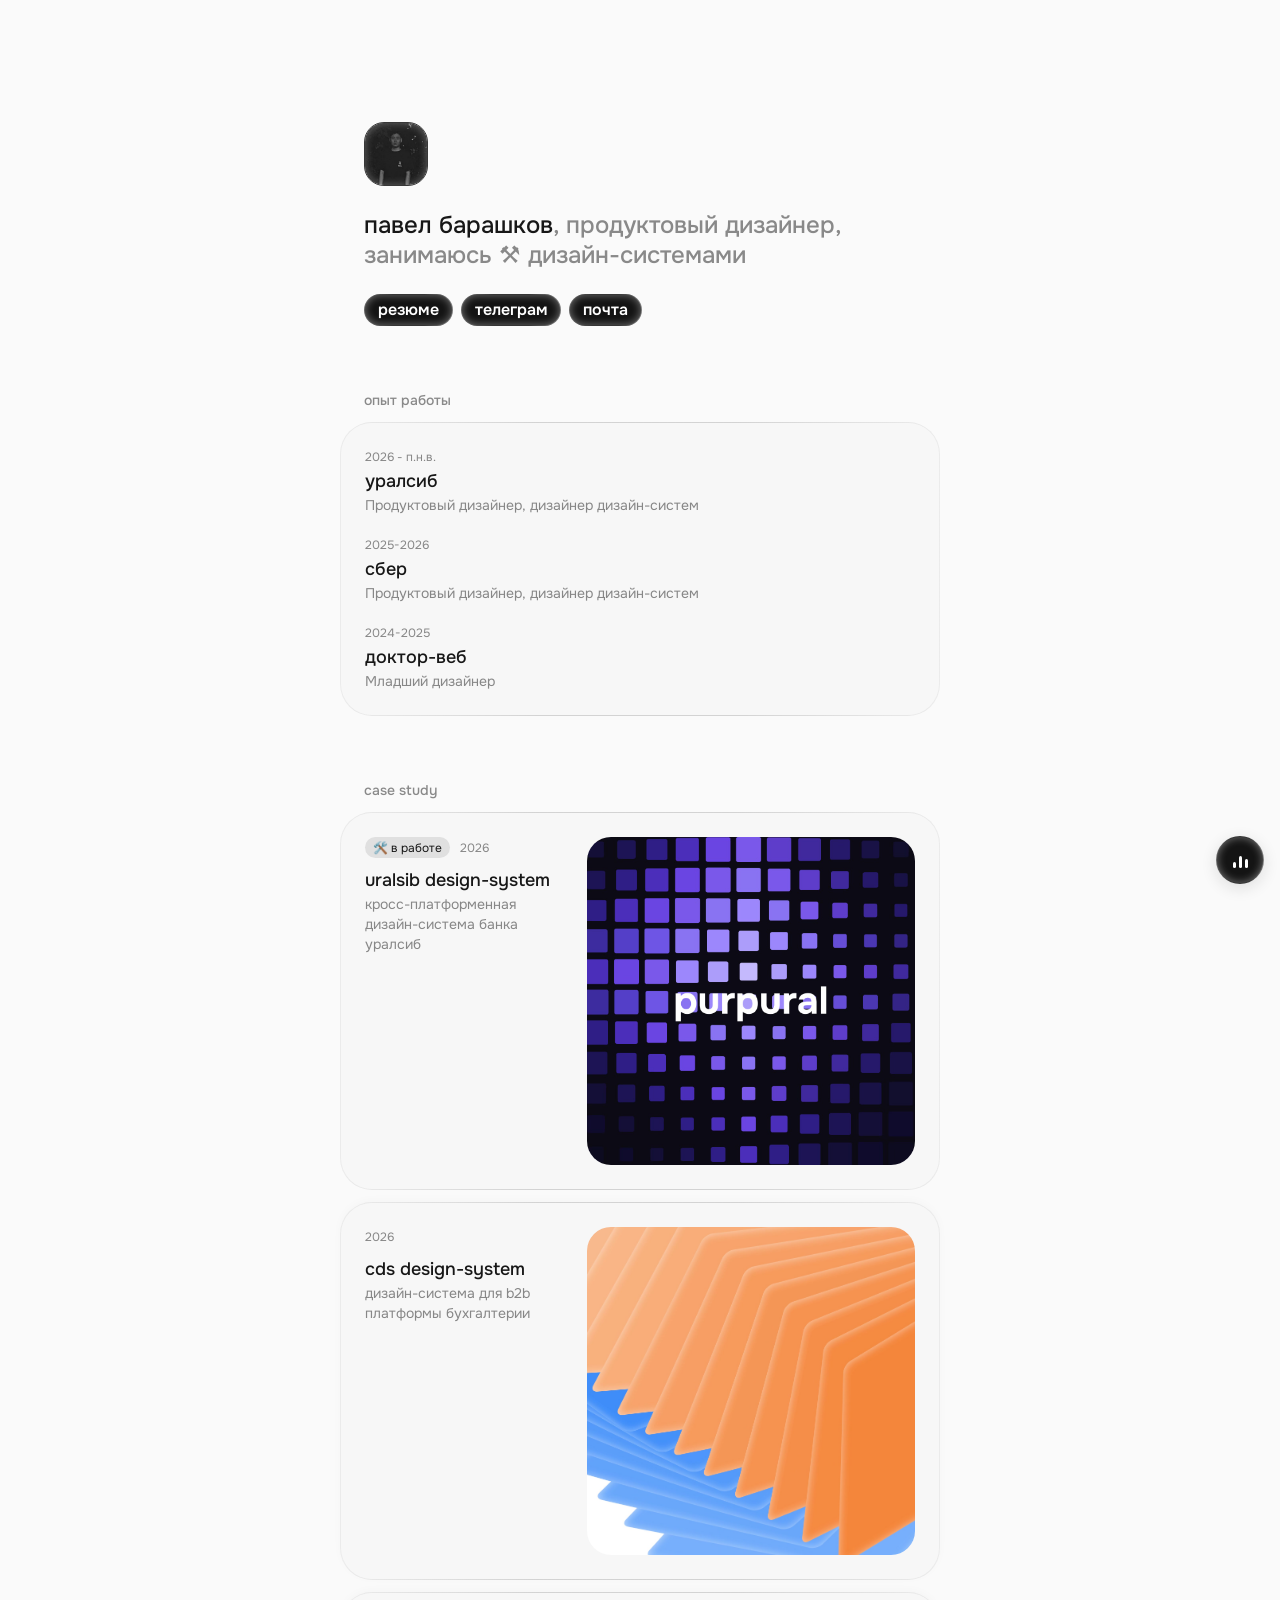
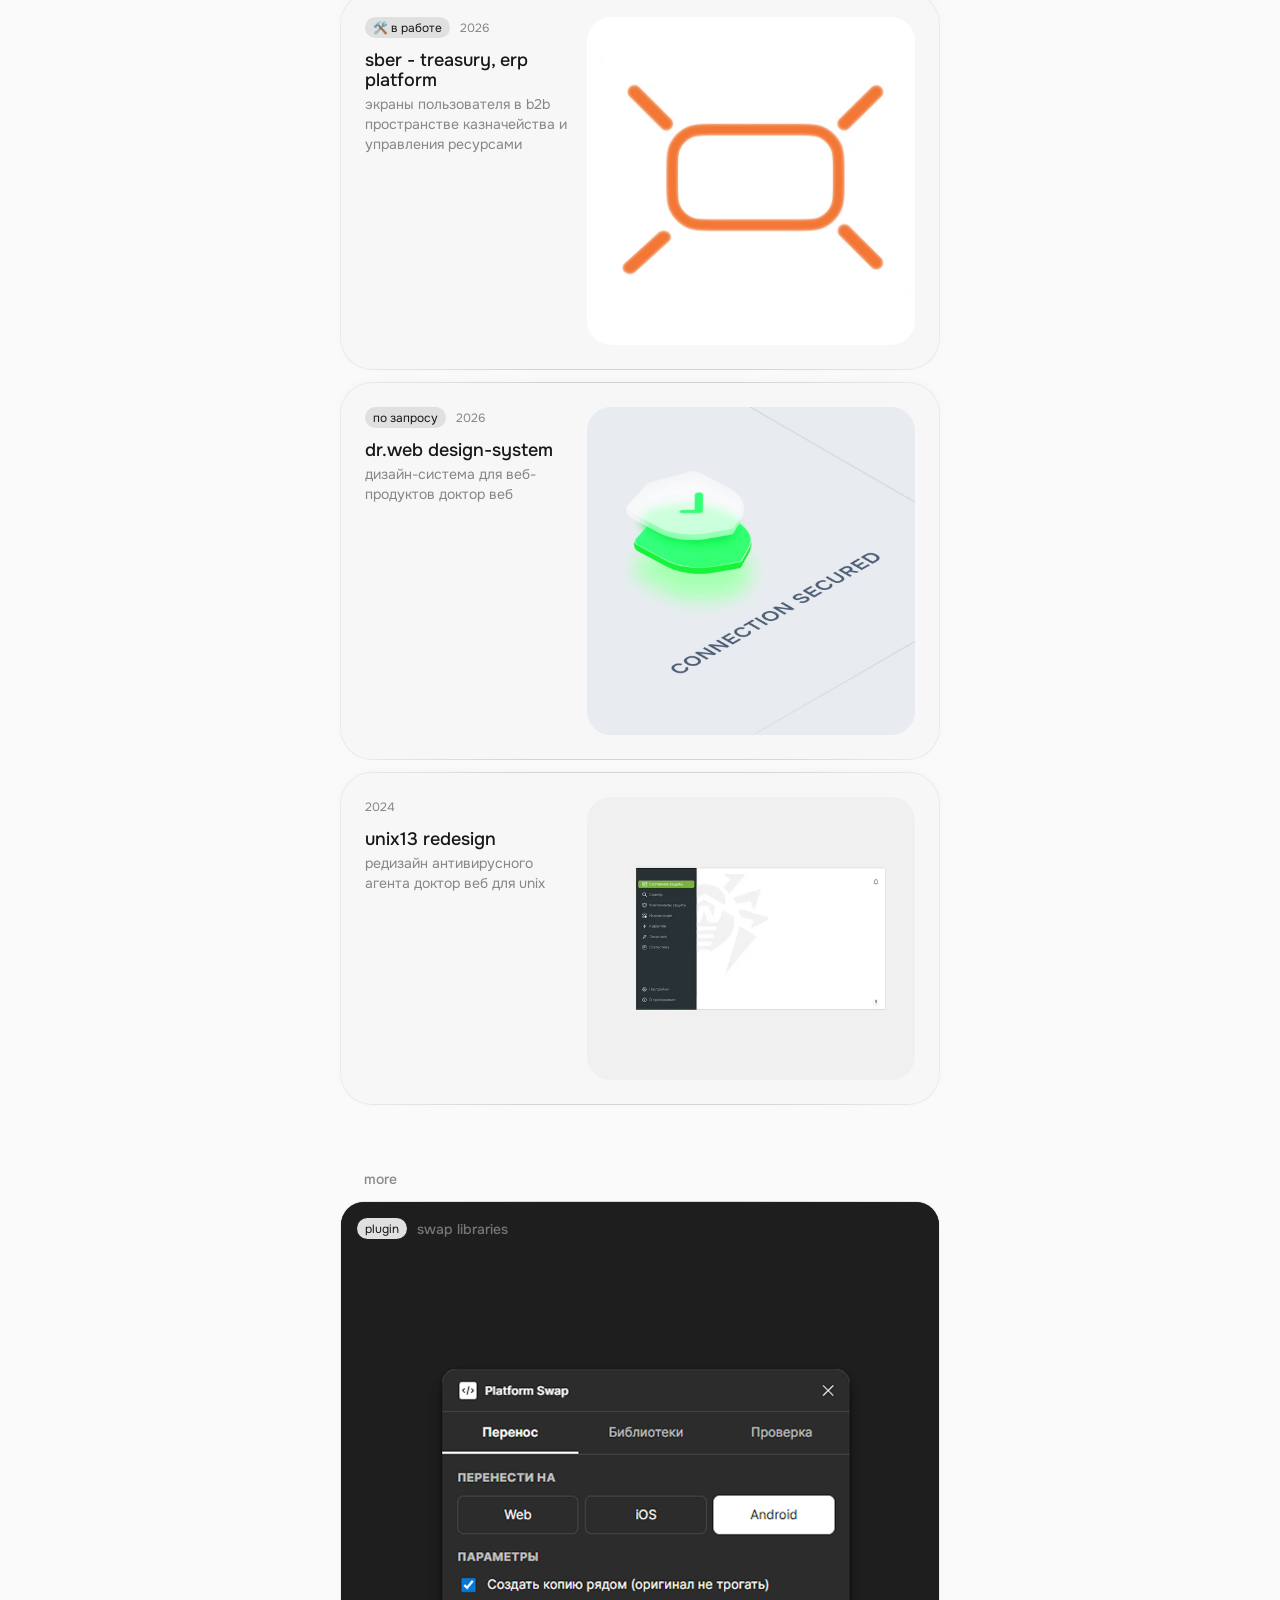
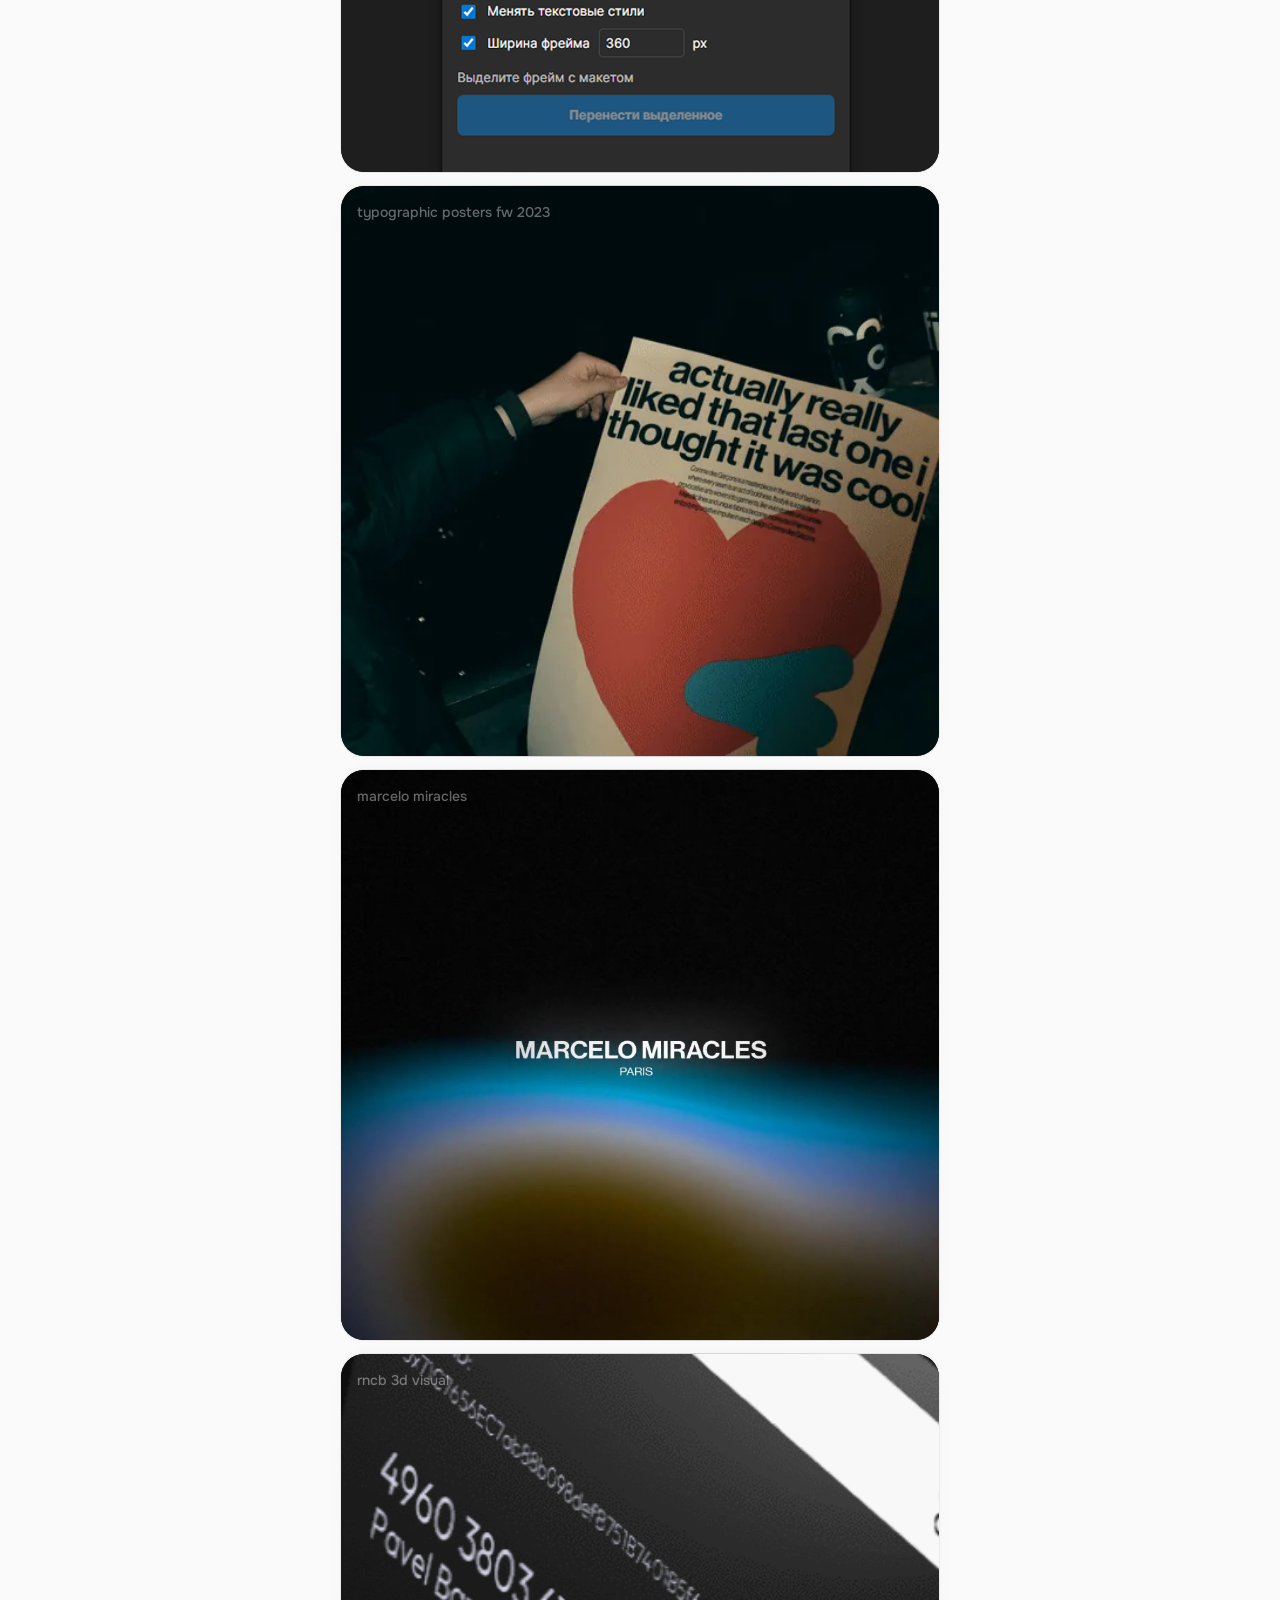
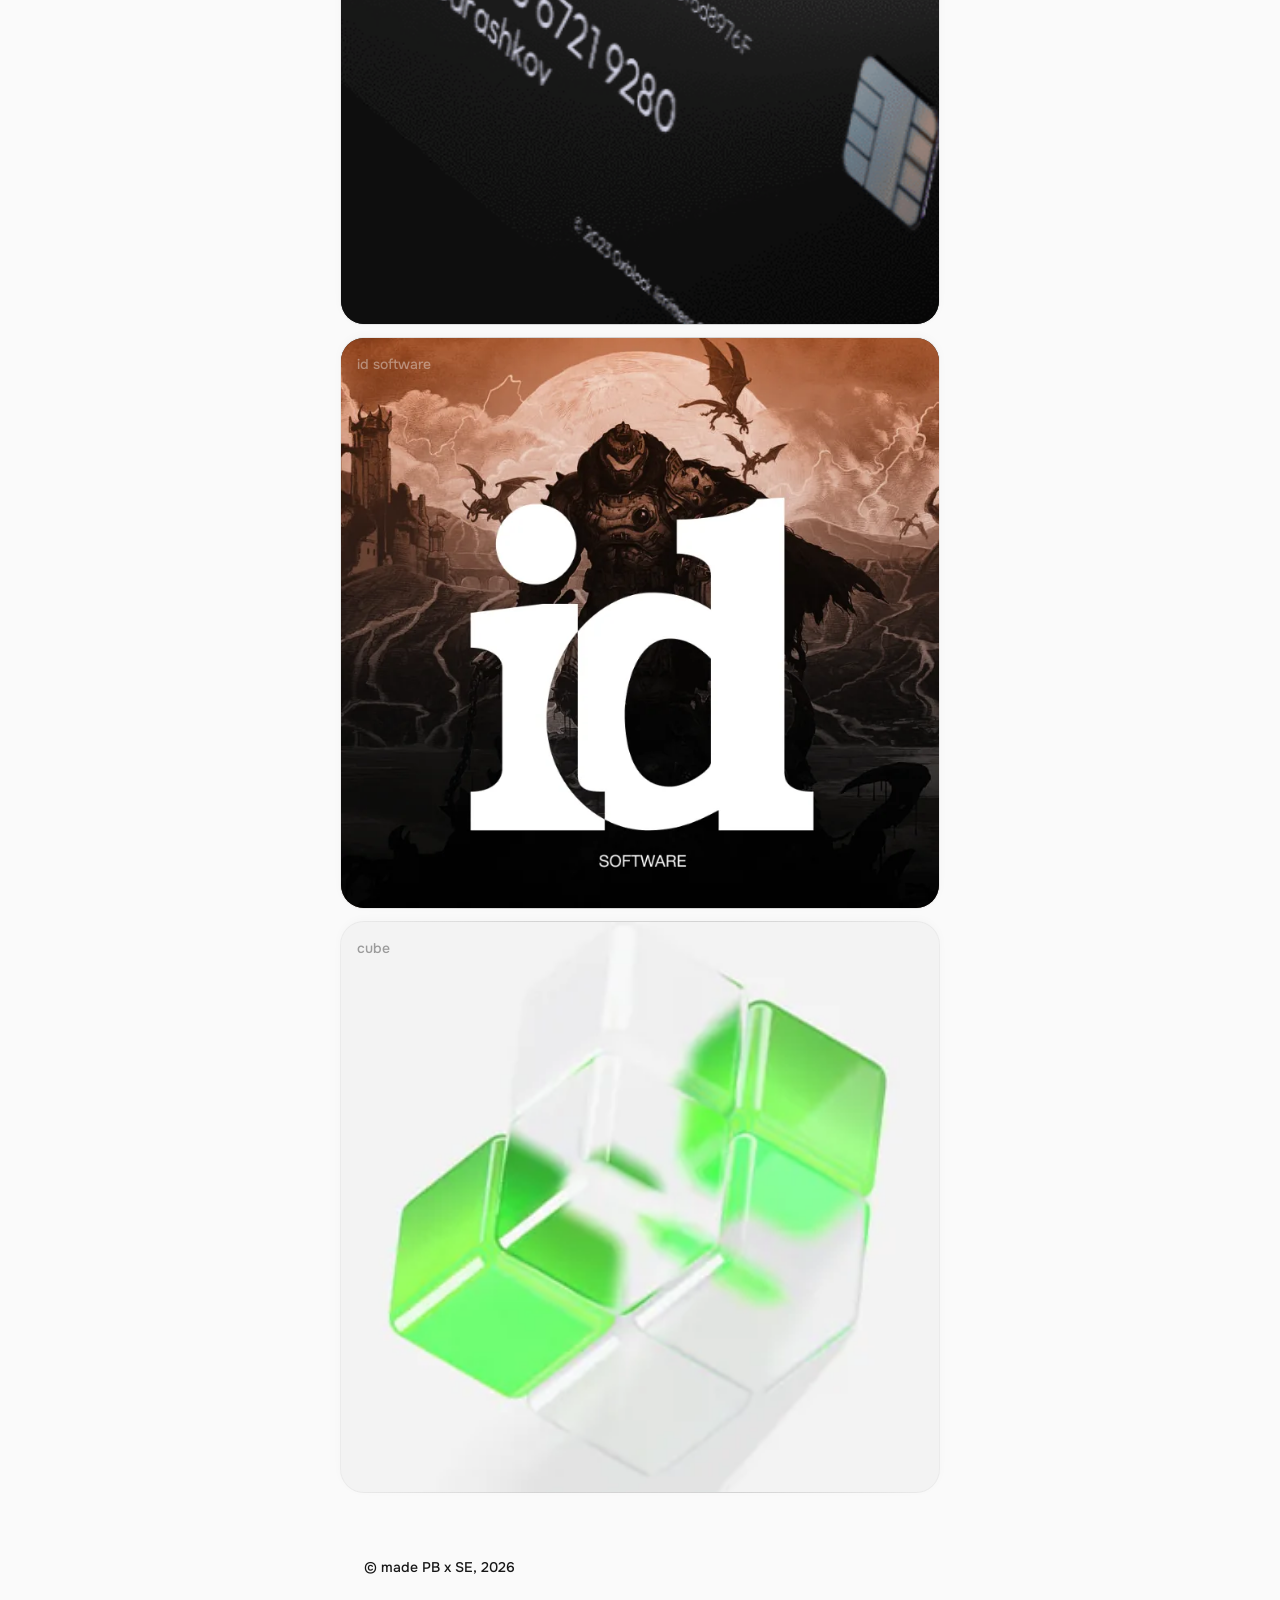
<file: index.html>
<!doctype html>
<html lang="ru">
<head>
  <meta charset="utf-8">
  <meta name="viewport" content="width=device-width, initial-scale=1, viewport-fit=cover">
  <title>Павел Барашков</title>
  <meta name="description" content="Павел Барашков — продуктовый дизайнер, дизайн-системы.">
  <link rel="preconnect" href="https://fonts.googleapis.com">
  <link rel="preconnect" href="https://fonts.gstatic.com" crossorigin>
  <link rel="stylesheet" href="https://fonts.googleapis.com/css2?family=Onest:wght@400;500;600&display=swap">
  <link rel="stylesheet" href="styles.css">
</head>
<body>
<main class="page">

  <header class="hero">
    <div class="hero__intro">
      <div class="avatar" role="button" tabindex="0" aria-label="Павел Барашков — нажми на меня">
        <img src="images/avatar.webp" alt="Павел Барашков">
      </div>
      <h1 class="hero__title"><b>павел барашков</b>, <span class="nowrap">продуктовый дизайнер,</span> занимаюсь ⚒️ дизайн-системами</h1>
    </div>
    <nav class="links" aria-label="Контакты">
      <a class="btn" href="CV_Barashkov_Pavel.pdf" target="_blank" rel="noopener">резюме</a>
      <a class="btn" href="https://t.me/kensiblessj" target="_blank" rel="noopener">телеграм</a>
      <a class="btn" href="mailto:northgarden163@mail.ru">почта</a>
    </nav>
  </header>

  <section class="section" aria-labelledby="exp">
    <h2 class="section__label" id="exp">опыт работы</h2>
    <div class="card jobs">
      <div class="job">
        <span class="job__date">2026 - п.н.в.</span>
        <span class="job__name">уралсиб</span>
        <span class="job__role">Продуктовый дизайнер, дизайнер дизайн-систем</span>
      </div>
      <div class="job">
        <span class="job__date">2025-2026</span>
        <span class="job__name">сбер</span>
        <span class="job__role">Продуктовый дизайнер, дизайнер дизайн-систем</span>
      </div>
      <div class="job">
        <span class="job__date">2024-2025</span>
        <span class="job__name">доктор-веб</span>
        <span class="job__role">Младший дизайнер</span>
      </div>
    </div>
  </section>

  <section class="section stack" aria-labelledby="cases">
    <h2 class="section__label" id="cases">case study</h2>

    <!-- Кейс временно закрыт. Чтобы включить: вернуть <a class="card case-card" href="case-uralsib.html" ...>
         вместо <div> и убрать редирект в case-uralsib.html -->
    <div class="card" style="--i: 0">
      <article class="case">
        <div class="case__text">
          <div class="case__meta"><span class="chip">🛠️ в работе</span><span class="case__year">2026</span></div>
          <div class="case__body">
            <h3 class="case__title">uralsib design-system</h3>
            <p class="case__desc">кросс-платформенная дизайн-система банка уралсиб</p>
          </div>
        </div>
        <div class="case__img"><video autoplay muted loop playsinline preload="metadata" poster="images/case-uralsib-poster.jpg"><source src="images/case-uralsib.mp4" type="video/mp4"></video></div>
      </article>
    </div>

    <a class="card case-card" href="case-cds.html" style="--i: 1">
      <article class="case">
        <div class="case__text">
          <div class="case__meta"><span class="case__year">2026</span></div>
          <div class="case__body">
            <h3 class="case__title">cds design-system</h3>
            <p class="case__desc">дизайн-система для b2b платформы бухгалтерии</p>
          </div>
        </div>
        <div class="case__img"><video autoplay muted loop playsinline preload="metadata" poster="images/case-cds-caldera-poster.jpg"><source src="images/case-cds-caldera.mp4?v=2" type="video/mp4"></video></div>
      </article>
    </a>

    <div class="card" style="--i: 2">
      <article class="case">
        <div class="case__text">
          <div class="case__meta"><span class="chip">🛠️ в работе</span><span class="case__year">2026</span></div>
          <div class="case__body">
            <h3 class="case__title">sber - treasury, erp platform</h3>
            <p class="case__desc">экраны пользователя в b2b пространстве казначейства и управления ресурсами</p>
          </div>
        </div>
        <div class="case__img"><video autoplay muted loop playsinline preload="metadata" poster="images/case-cds-cover-poster.jpg"><source src="images/case-cds-cover.mp4" type="video/mp4"></video></div>
      </article>
    </div>

    <div class="card" style="--i: 3">
      <article class="case">
        <div class="case__text">
          <div class="case__meta"><span class="chip">по запросу</span><span class="case__year">2026</span></div>
          <div class="case__body">
            <h3 class="case__title">dr.web design-system</h3>
            <p class="case__desc">дизайн-система для веб-продуктов доктор веб</p>
          </div>
        </div>
        <div class="case__img"><video autoplay muted loop playsinline preload="metadata" poster="images/case-drweb-poster.jpg"><source src="images/case-drweb.mp4?v=2" type="video/mp4"></video></div>
      </article>
    </div>

    <a class="card case-card" href="case-unix13.html" style="--i: 4">
      <article class="case">
        <div class="case__text">
          <div class="case__meta"><span class="case__year">2024</span></div>
          <div class="case__body">
            <h3 class="case__title">unix13 redesign</h3>
            <p class="case__desc">редизайн антивирусного агента доктор веб для unix</p>
          </div>
        </div>
        <div class="case__img" style="--h: 283px"><video autoplay muted loop playsinline preload="metadata" poster="images/case-unix13.webp"><source src="images/case-unix13.mp4" type="video/mp4"></video></div>
      </article>
    </a>
  </section>

  <section class="section stack" aria-labelledby="more">
    <h2 class="section__label" id="more">more</h2>


    <div class="shot" style="--i: 0; --tone: #1e1e1e"><img src="images/more-swap-libraries.png" alt="Плагин Platform Swap для Figma" loading="lazy" decoding="async"><div class="shot__meta"><span class="chip">plugin</span><p class="shot__title">swap libraries</p></div></div>
    <div class="shot" style="--i: 1; --tone: #1d1f22"><video autoplay muted loop playsinline preload="metadata" poster="images/more-posters.webp"><source src="images/more-posters.mp4" type="video/mp4"></video><p class="shot__title">typographic posters fw 2023</p></div>
    <div class="shot" style="--i: 2; --tone: #050505"><video autoplay muted loop playsinline preload="metadata" poster="images/more-marcelo-poster.jpg?v=2"><source src="images/more-marcelo.mp4?v=2" type="video/mp4"></video><p class="shot__title">marcelo miracles</p></div>
    <div class="shot shot--rncb" style="--i: 3; --tone: #0d0d0d"><img src="images/more-rncb.gif" alt=""><p class="shot__title">rncb 3d visual</p></div>
    <div class="shot" style="--i: 4; --tone: #3a2a22"><img src="images/more-id-software.webp" alt="" loading="lazy" decoding="async"><p class="shot__title">id software</p></div>
    <div class="shot shot--light" style="--i: 5; --tone: #ececec"><video autoplay muted loop playsinline preload="metadata" poster="images/more-cube.webp"><source src="images/more-cube.mp4" type="video/mp4"></video><p class="shot__title">cube</p></div>
  </section>

  <footer class="footer">© made PB x SE, 2026</footer>
</main>

<!-- Музыкальный плеер: официальный плеер Яндекс Музыки, грузится только при первом открытии -->
<div class="player" id="player">
  <div class="player__panel" id="player-panel" hidden>
    <p class="player__label">сейчас в наушниках</p>
    <iframe class="player__frame" id="player-frame" title="Big Baby Tape feat. Jeembo — Hard 2 Kill"
      data-src="https://music.yandex.ru/iframe/track/45239767/6072366"
      allow="clipboard-write; autoplay; encrypted-media" loading="lazy"></iframe>
  </div>
  <button class="player__toggle" id="player-toggle" type="button" aria-expanded="false" aria-controls="player-panel" aria-label="Открыть музыкальный плеер">
    <span class="eq" aria-hidden="true"><i></i><i></i><i></i></span>
  </button>
</div>
<script>
  // Плеер: открыть/закрыть, iframe подгружается при первом открытии
  (function () {
    var btn = document.getElementById('player-toggle');
    var panel = document.getElementById('player-panel');
    var frame = document.getElementById('player-frame');
    if (!btn) return;
    var isOpen = false;
    function setOpen(open) {
      isOpen = open;
      if (open && !frame.src) { frame.src = frame.dataset.src; panel.hidden = false; }
      // сворачиваем через класс, а не display:none — чтобы музыка не прерывалась
      panel.classList.toggle('is-collapsed', !open);
      btn.setAttribute('aria-expanded', open);
      btn.setAttribute('aria-label', open ? 'Свернуть музыкальный плеер' : 'Открыть музыкальный плеер');
      btn.classList.toggle('is-open', open);
    }
    btn.addEventListener('click', function () { setOpen(!isOpen); });
    document.addEventListener('keydown', function (e) { if (e.key === 'Escape' && isOpen) setOpen(false); });
  })();

  // Пасхалка: по клику аватар мягко подпрыгивает, кривляется и пружинисто возвращается.
  (function () {
    var av = document.querySelector('.avatar');
    if (!av || !av.animate) return;
    var anim = null;
    var frames = [
      { transform: 'translateY(0) scale(1, 1) rotate(0deg)' },
      { transform: 'translateY(2px) scale(1.14, 0.86) rotate(0deg)', offset: 0.12, easing: 'cubic-bezier(.3,0,.2,1)' },
      { transform: 'translateY(-30px) scale(0.9, 1.12) rotate(-7deg)', offset: 0.32, easing: 'cubic-bezier(.4,0,.6,1)' },
      { transform: 'translateY(-36px) scale(1.04, 0.96) rotate(9deg)', offset: 0.46, easing: 'cubic-bezier(.5,0,.8,.6)' },
      { transform: 'translateY(0) scale(1.18, 0.82) rotate(0deg)', offset: 0.62, easing: 'cubic-bezier(.2,.6,.4,1)' },
      { transform: 'translateY(-9px) scale(0.95, 1.06) rotate(-4deg)', offset: 0.74, easing: 'ease-in-out' },
      { transform: 'translateY(0) scale(1.05, 0.95) rotate(2deg)', offset: 0.85, easing: 'ease-in-out' },
      { transform: 'translateY(0) scale(0.99, 1.01) rotate(-1deg)', offset: 0.93, easing: 'ease-out' },
      { transform: 'translateY(0) scale(1, 1) rotate(0deg)' }
    ];
    function boing() {
      if (anim && anim.playState === 'running') return; // не перебиваем текущий прыжок
      anim = av.animate(frames, { duration: 1150 });
    }
    av.addEventListener('click', boing);
    av.addEventListener('keydown', function (e) {
      if (e.key === 'Enter' || e.key === ' ') { e.preventDefault(); boing(); }
    });
  })();

  // Карточка, которую накрывает следующая, уменьшается и размывается (как в iOS).
  // Эффект привязан к прокрутке и ничего не анимирует сам, поэтому работает и при «уменьшить движение».
  (function () {
    var groups = Array.prototype.map.call(document.querySelectorAll('.stack'), function (st) {
      return Array.prototype.slice.call(st.querySelectorAll(':scope > .card, :scope > .shot'));
    });
    var ticking = false;
    function update() {
      ticking = false;
      groups.forEach(function (cards) {
        // насколько каждая карточка наехала на предыдущую: 0 — ещё не дошла, 1 — полностью накрыла
        var cover = [0];
        for (var i = 1; i < cards.length; i++) {
          // offsetHeight не учитывает scale, а верхний край при transform-origin сверху не сдвигается
          var prev = cards[i - 1].offsetHeight;
          var a = cards[i - 1].getBoundingClientRect().top;
          var b = cards[i].getBoundingClientRect().top;
          cover.push(Math.min(1, Math.max(0, (a + prev - b) / (prev || 1))));
        }
        // глубина = сколько карточек лежит сверху; чем глубже, тем меньше (как стопка уведомлений в iOS)
        var depth = 0, limit = Infinity;
        for (var j = cards.length - 1; j >= 0; j--) {
          if (j < cards.length - 1) depth += cover[j + 1];
          var s = Math.max(0.82, 1 - depth * 0.045);
          var el = cards[j], h = el.offsetHeight;
          var top = el.getBoundingClientRect().top;
          var bottom = top + h * s;
          // не даём задней карточке торчать ниже той, что лежит на ней, иначе её видно в щелях между карточками
          var cut = 0;
          if (j < cards.length - 1 && cover[j + 1] > 0 && bottom > limit - 1) cut = (bottom - (limit - 1)) / s;
          var visibleBottom = bottom - cut * s;
          limit = (j < cards.length - 1 && cover[j + 1] > 0) ? Math.min(visibleBottom, limit) : visibleBottom;
          el.style.transform = depth ? 'scale(' + s.toFixed(4) + ')' : '';
          el.style.filter = depth ? 'blur(' + (Math.min(depth, 1.5) * 3).toFixed(2) + 'px)' : '';
          el.style.clipPath = cut > 0 ? 'inset(0 0 ' + cut.toFixed(1) + 'px 0 round ' + getComputedStyle(el).borderTopLeftRadius + ')' : '';
        }
      });
    }
    function onScroll() { if (!ticking) { ticking = true; requestAnimationFrame(update); } }
    addEventListener('scroll', onScroll, { passive: true });
    addEventListener('resize', onScroll);
    update();
  })();
</script>
</body>
</html>
</file>
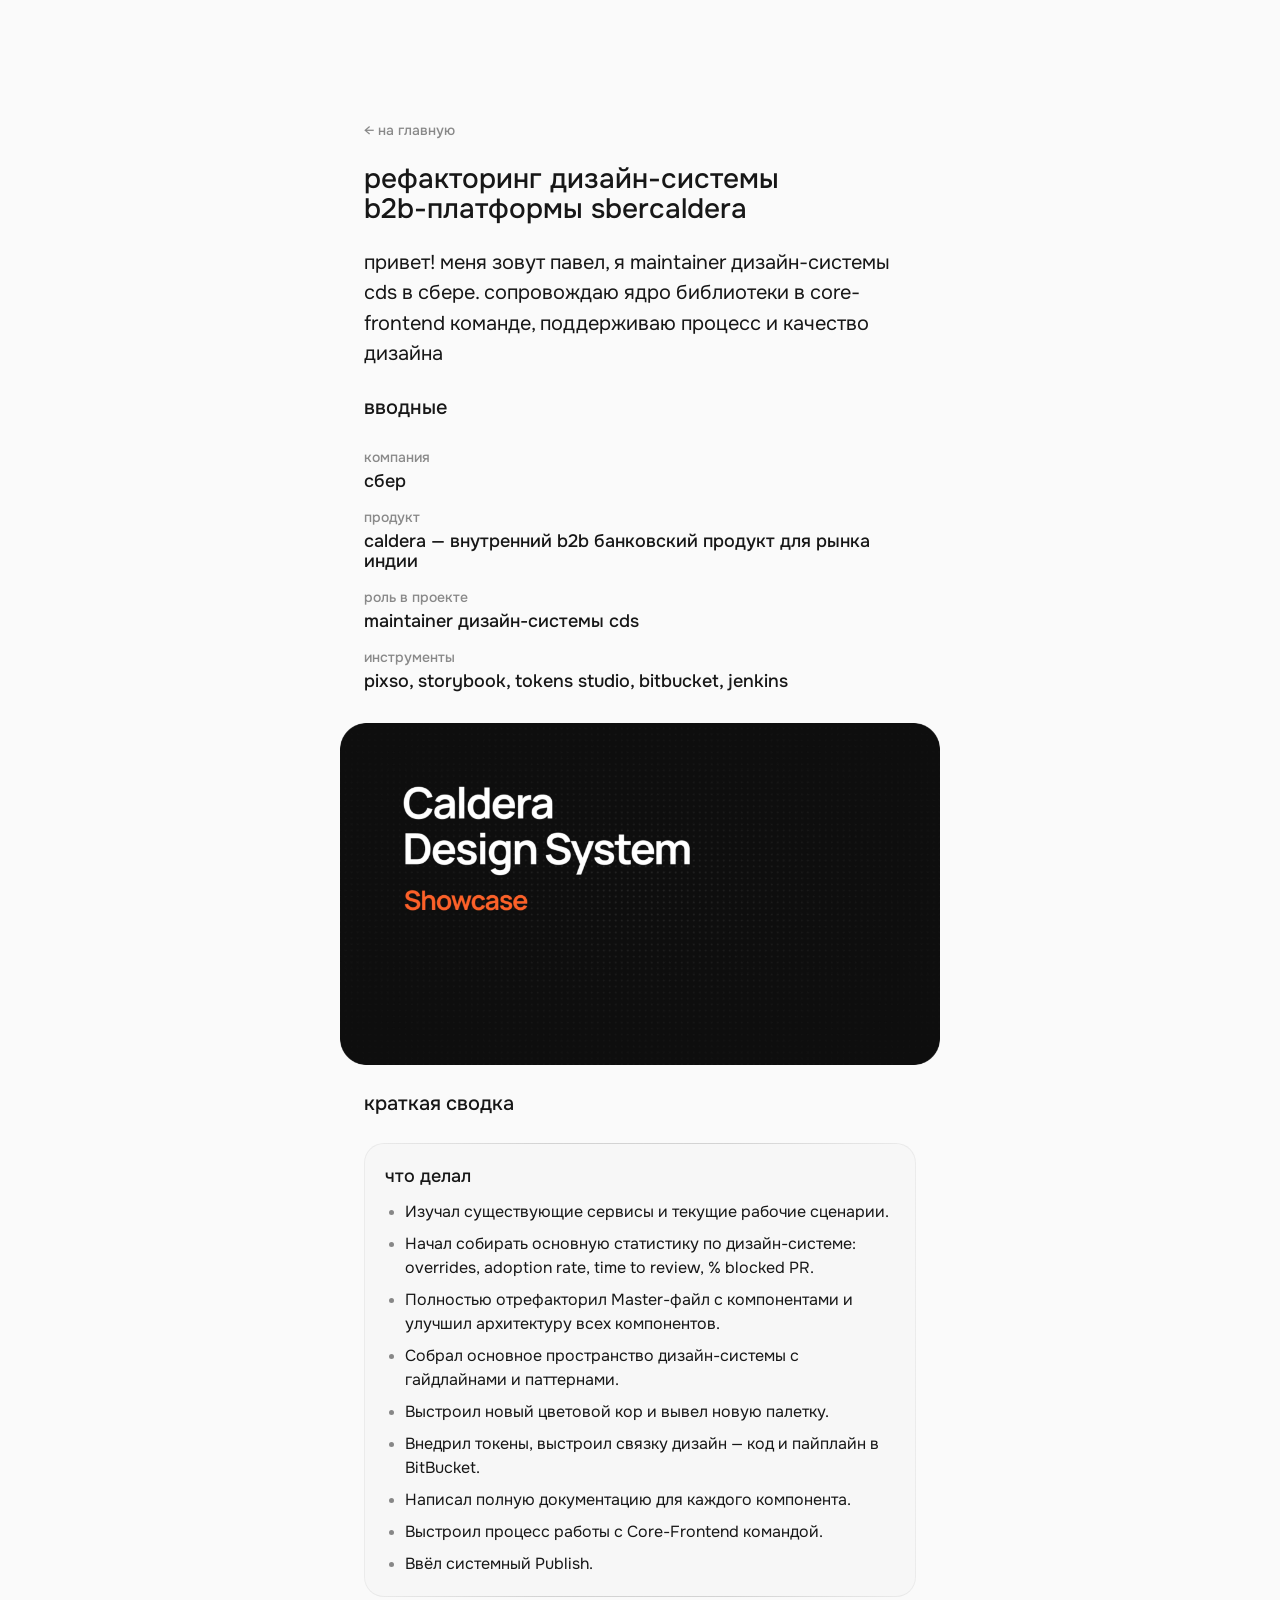
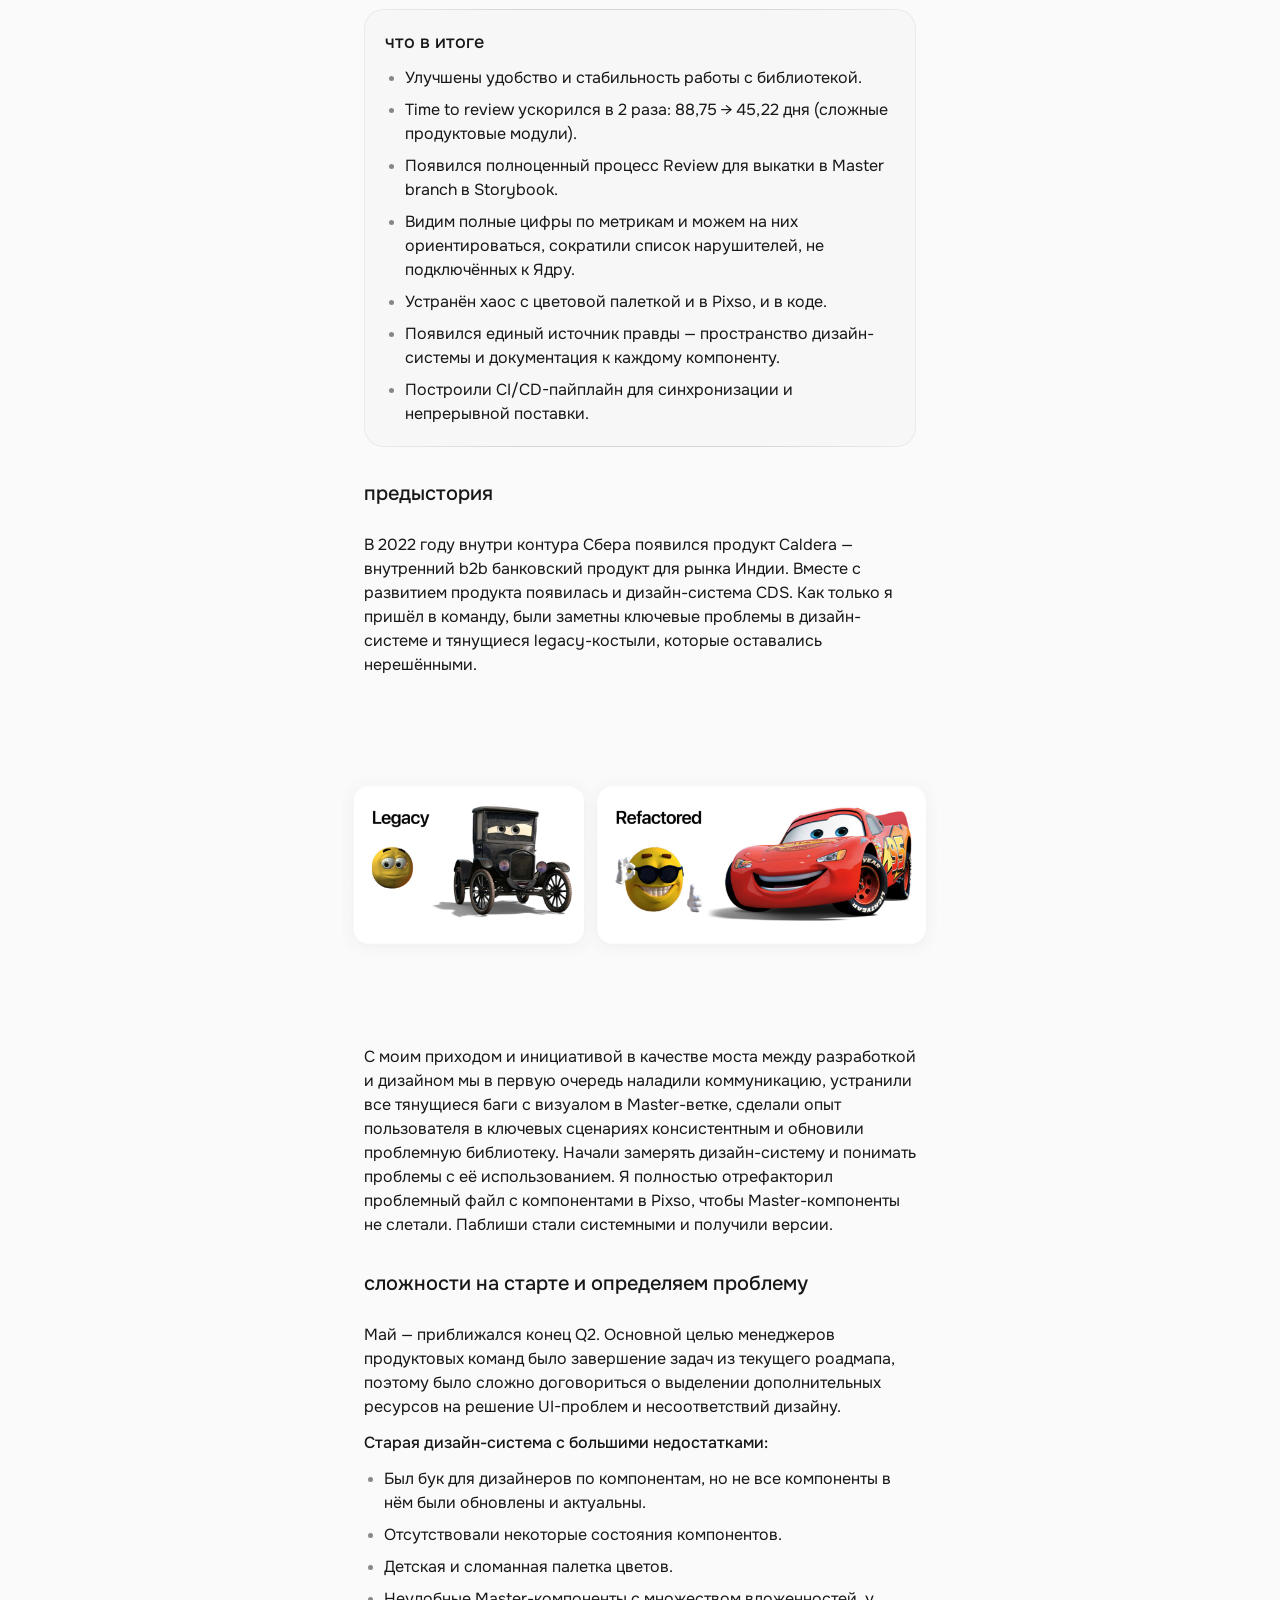
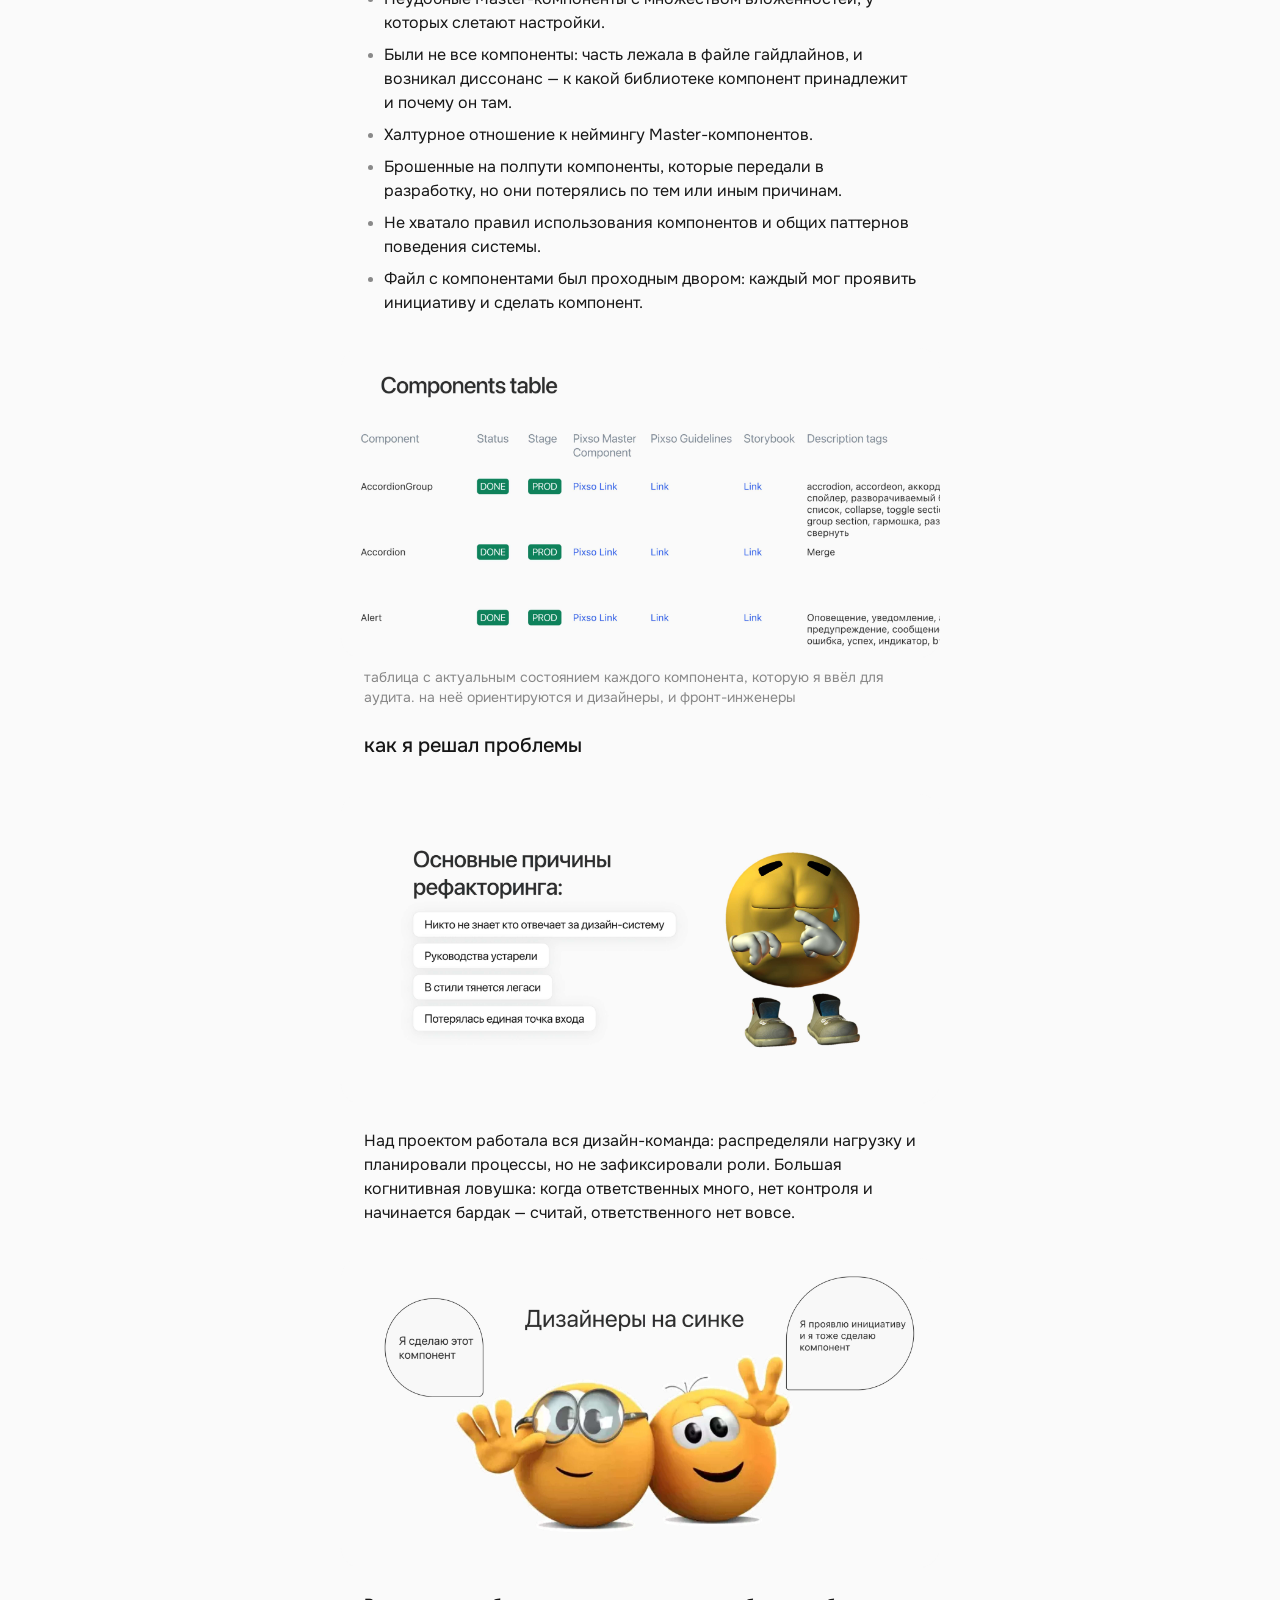
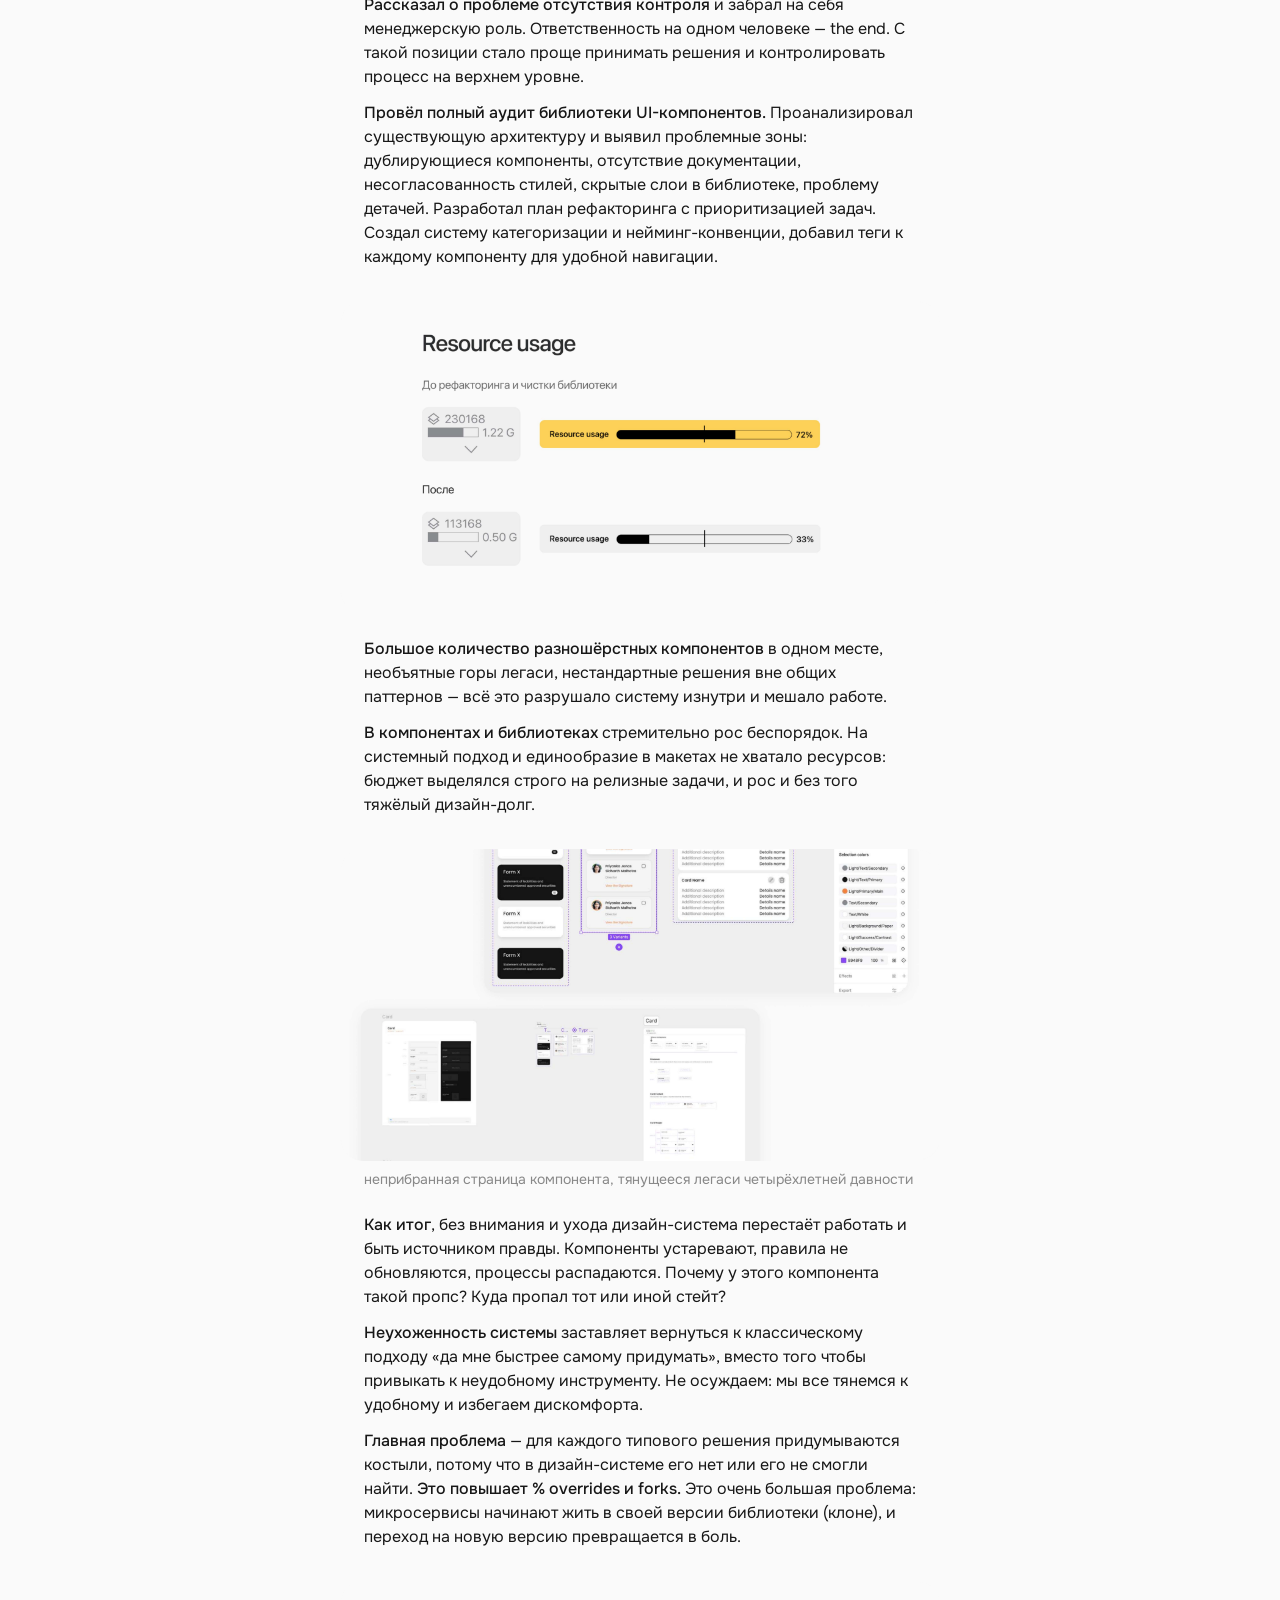
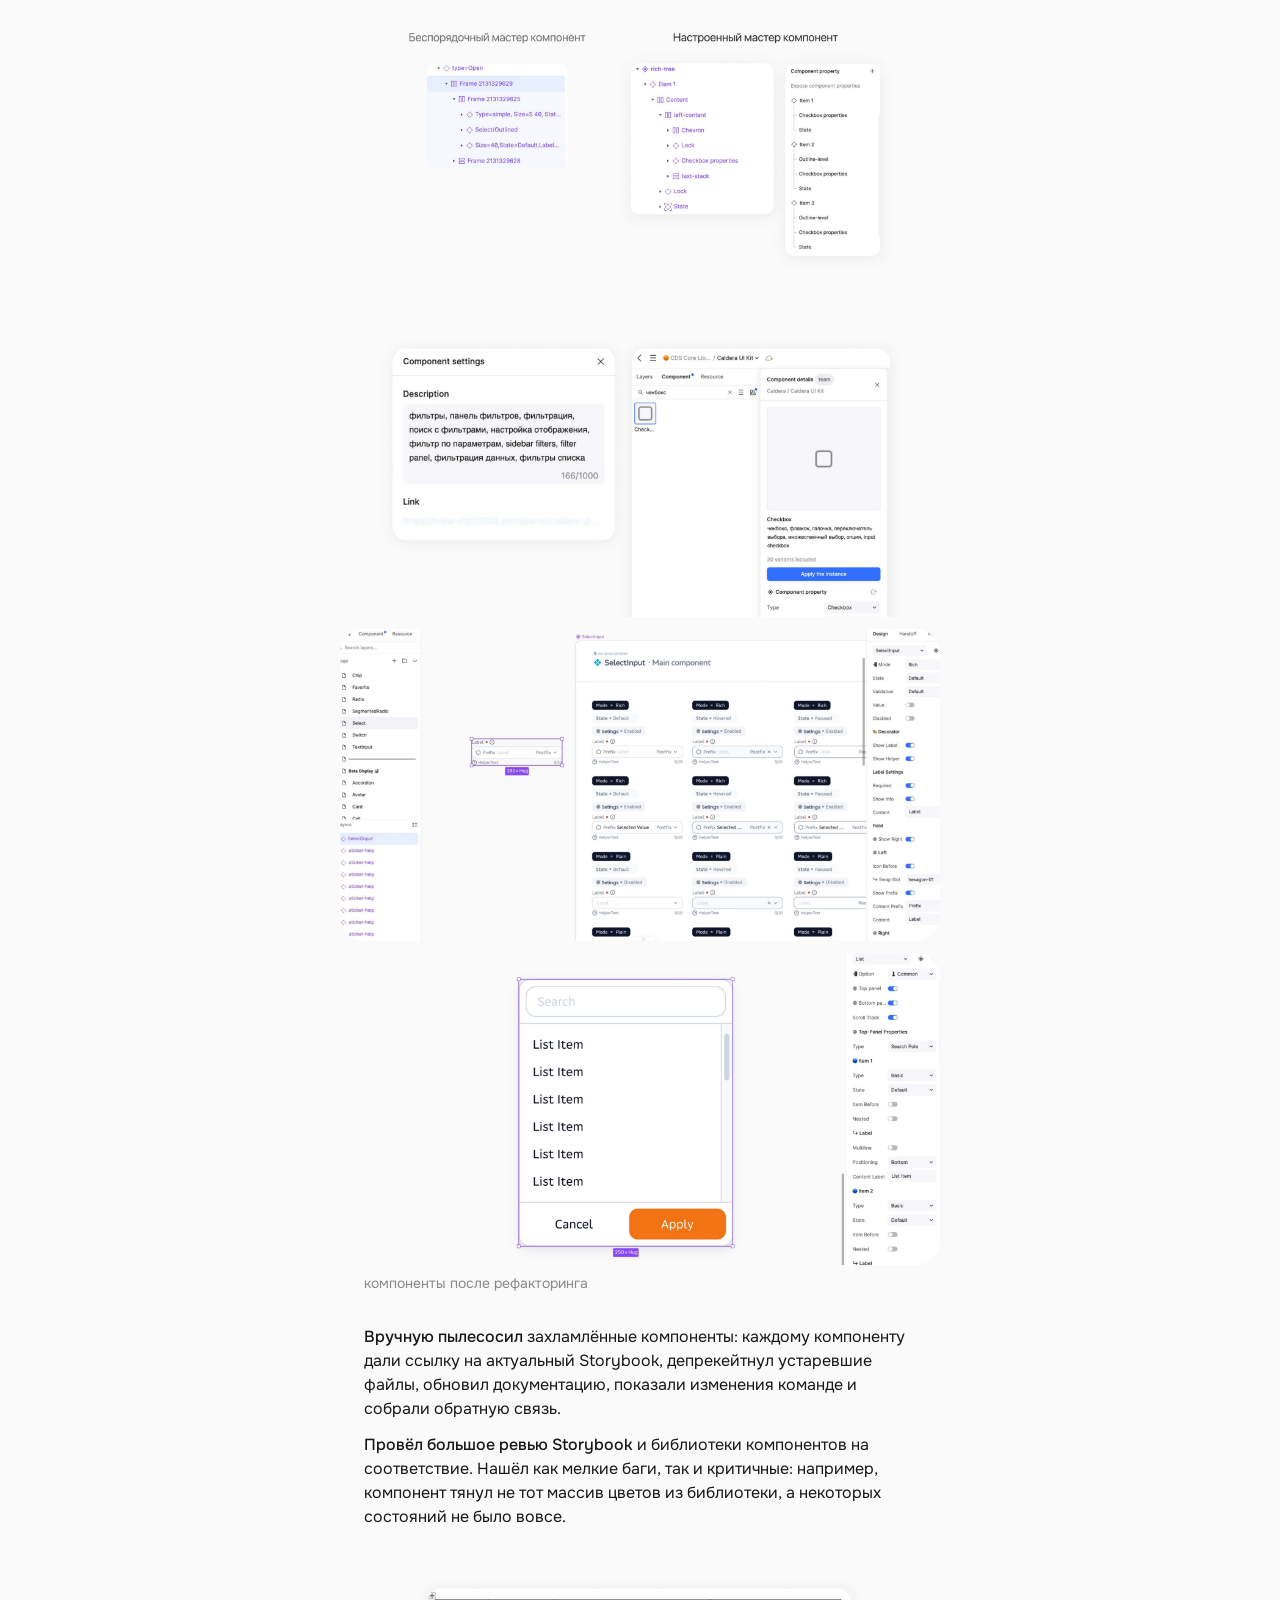
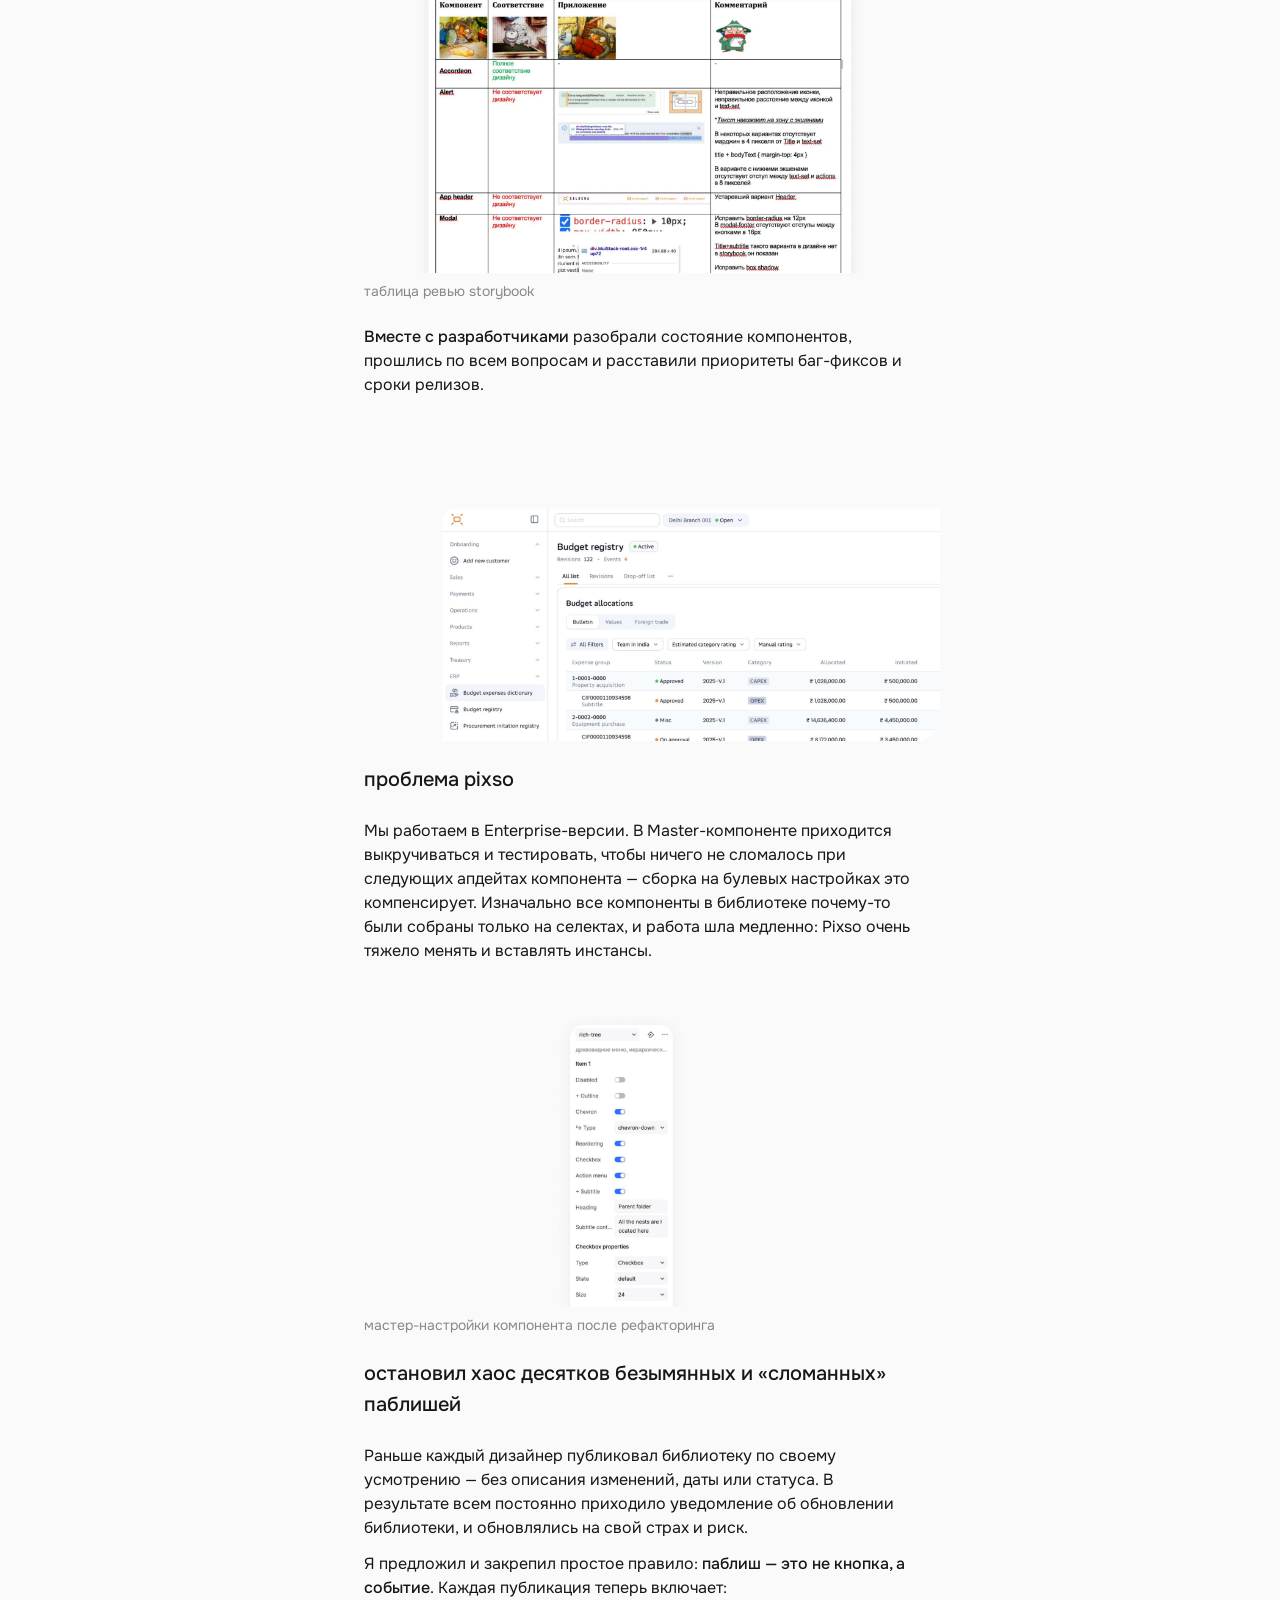
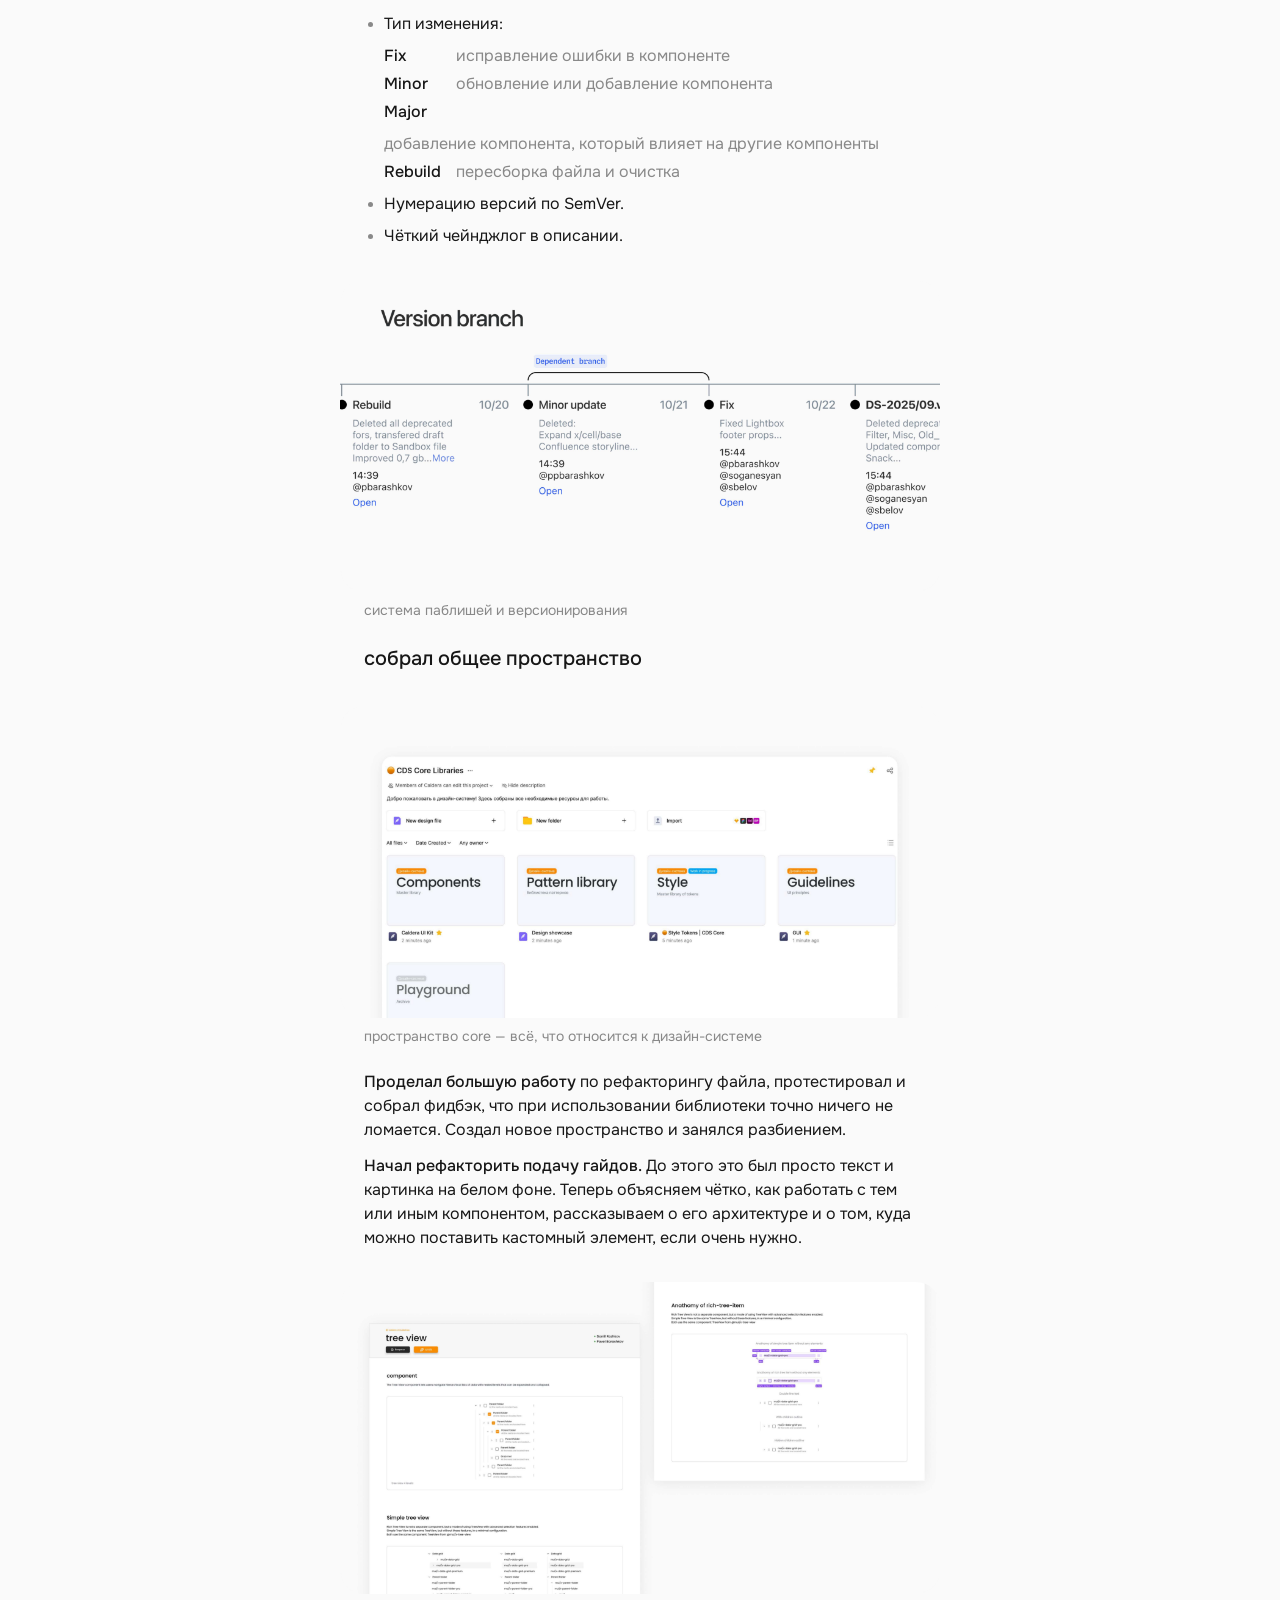
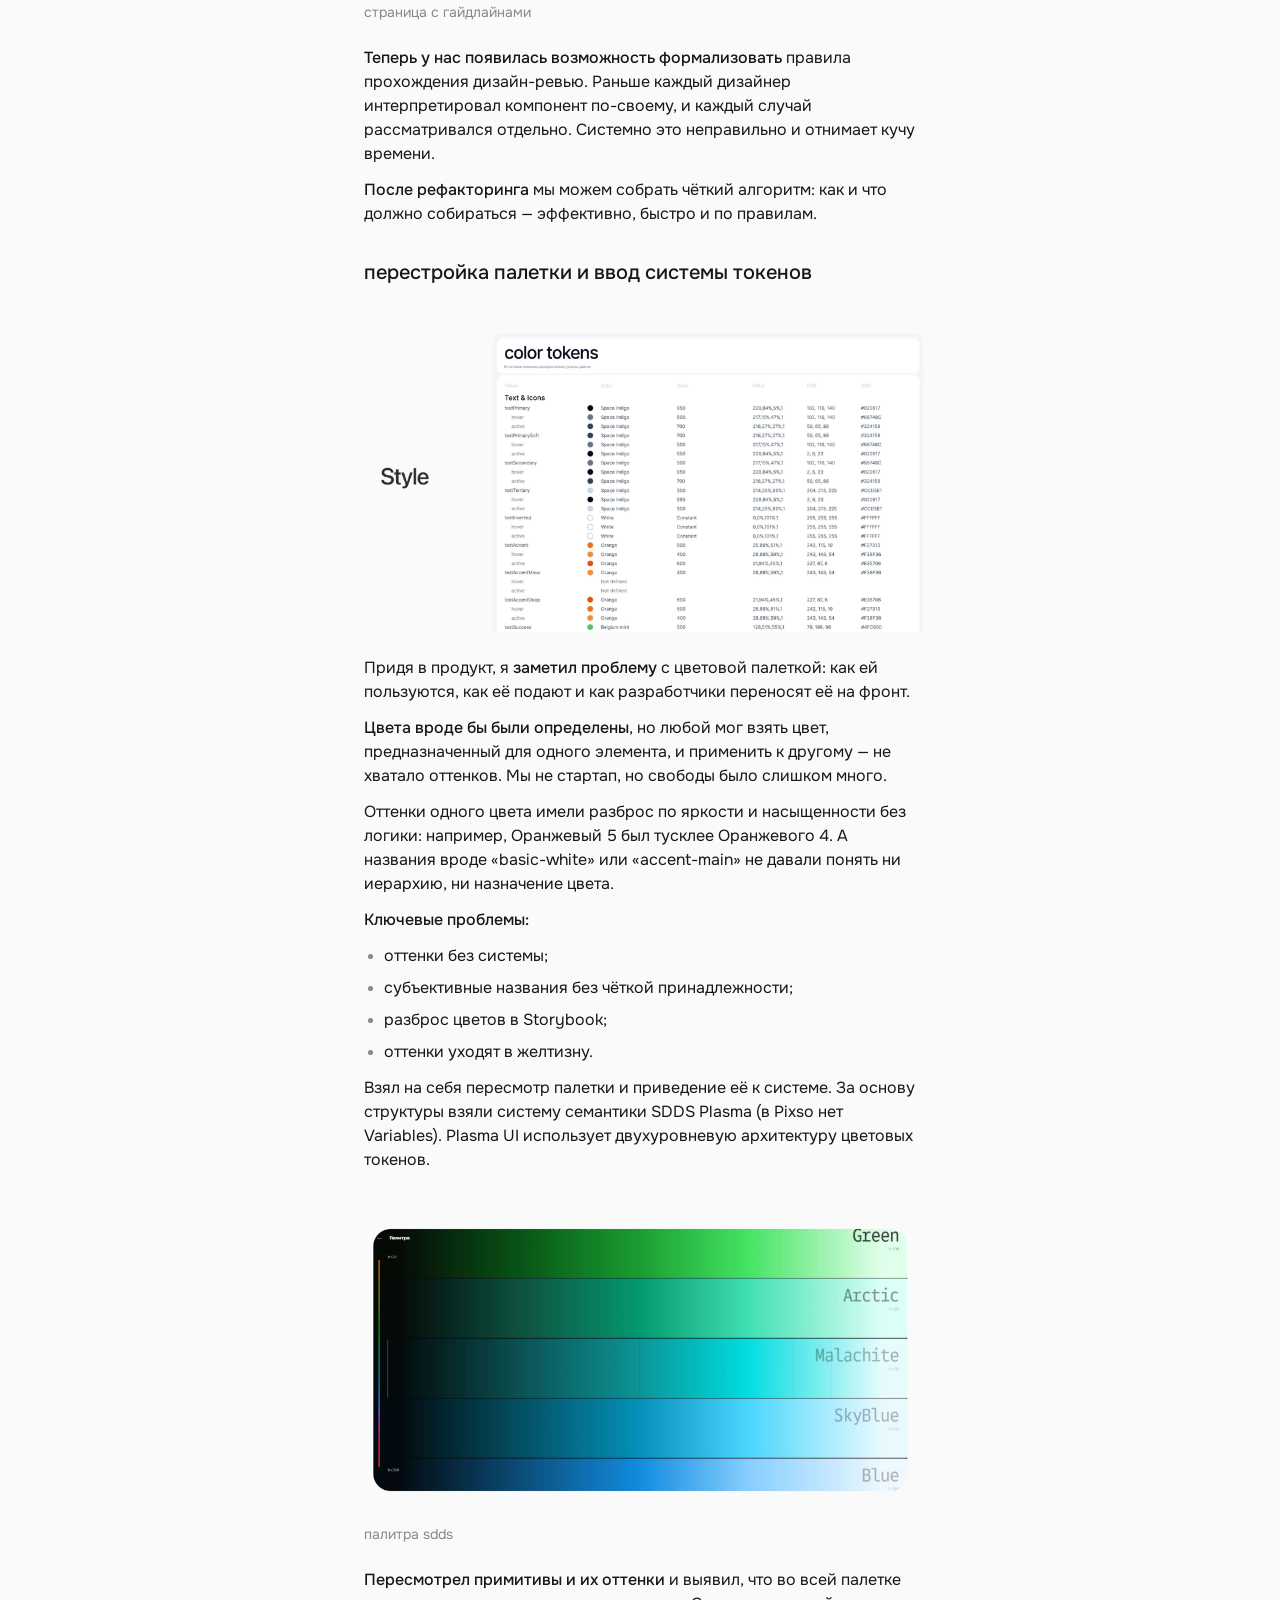
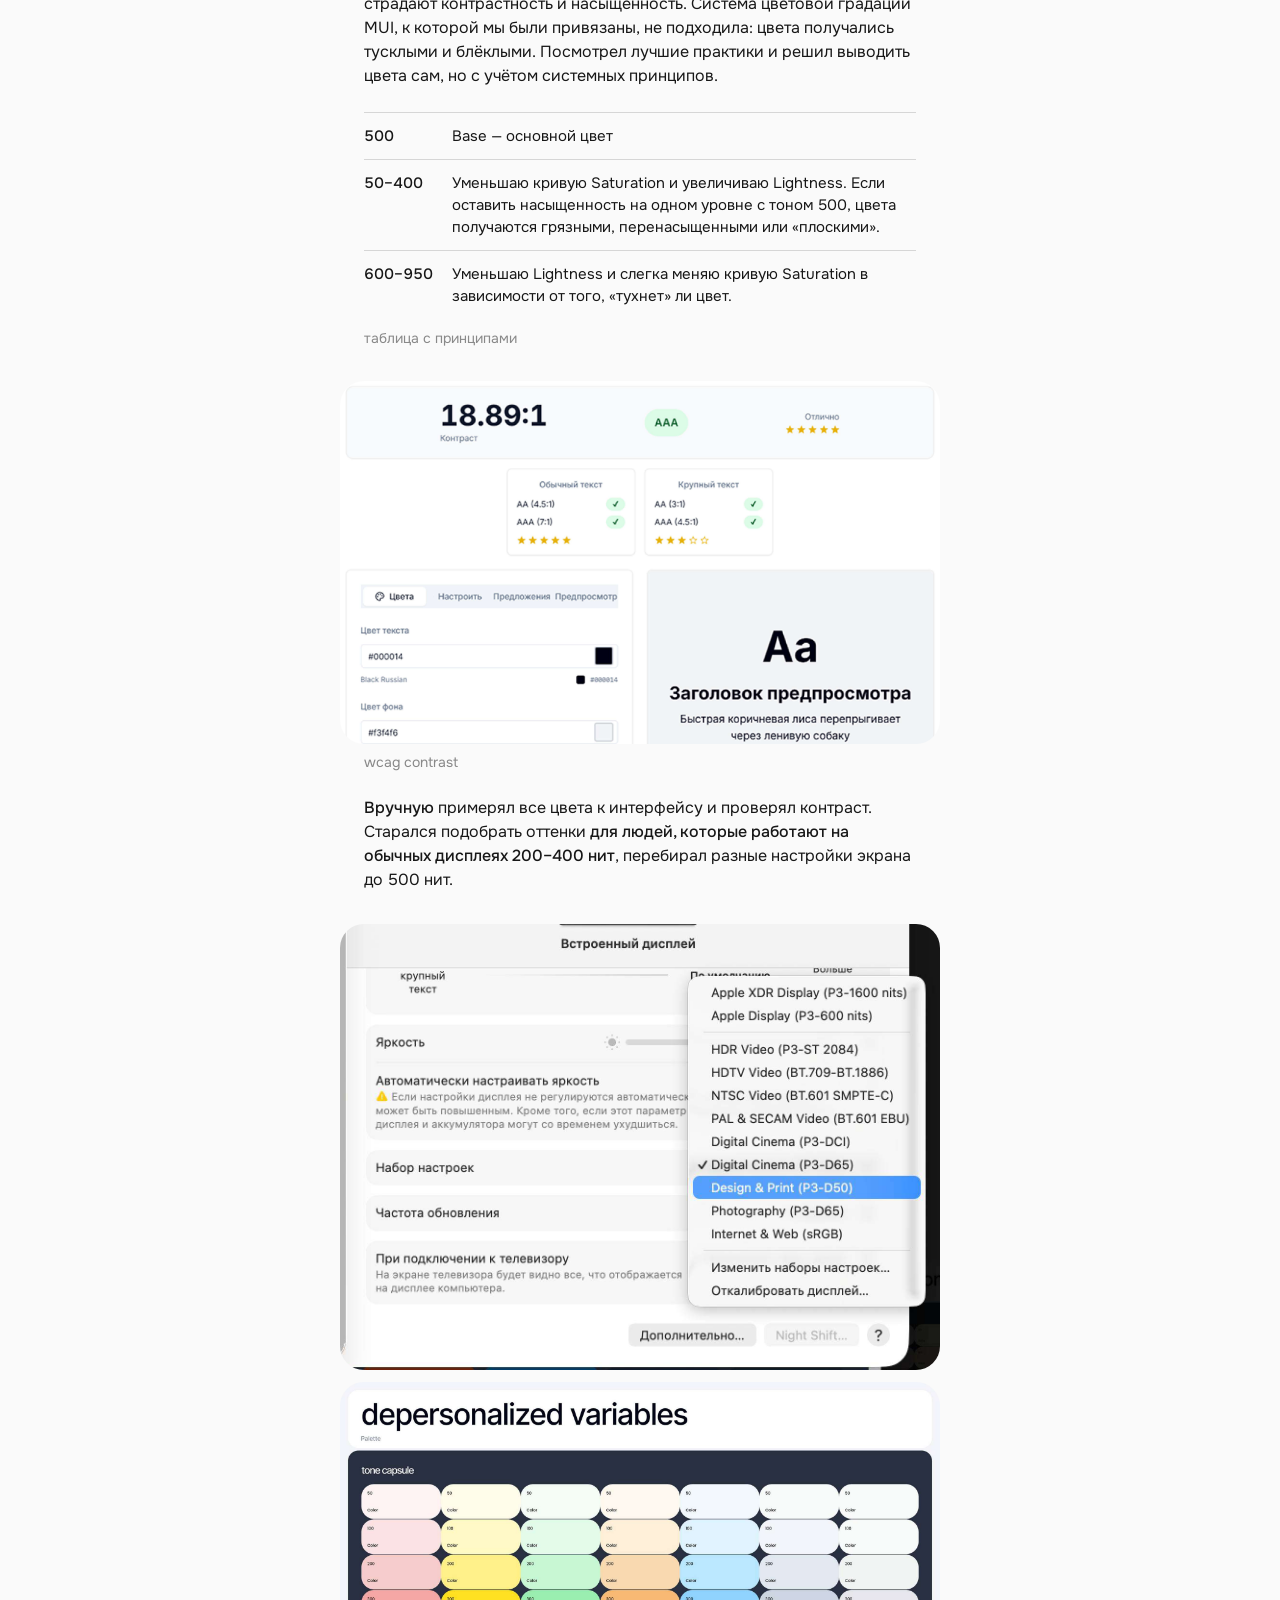
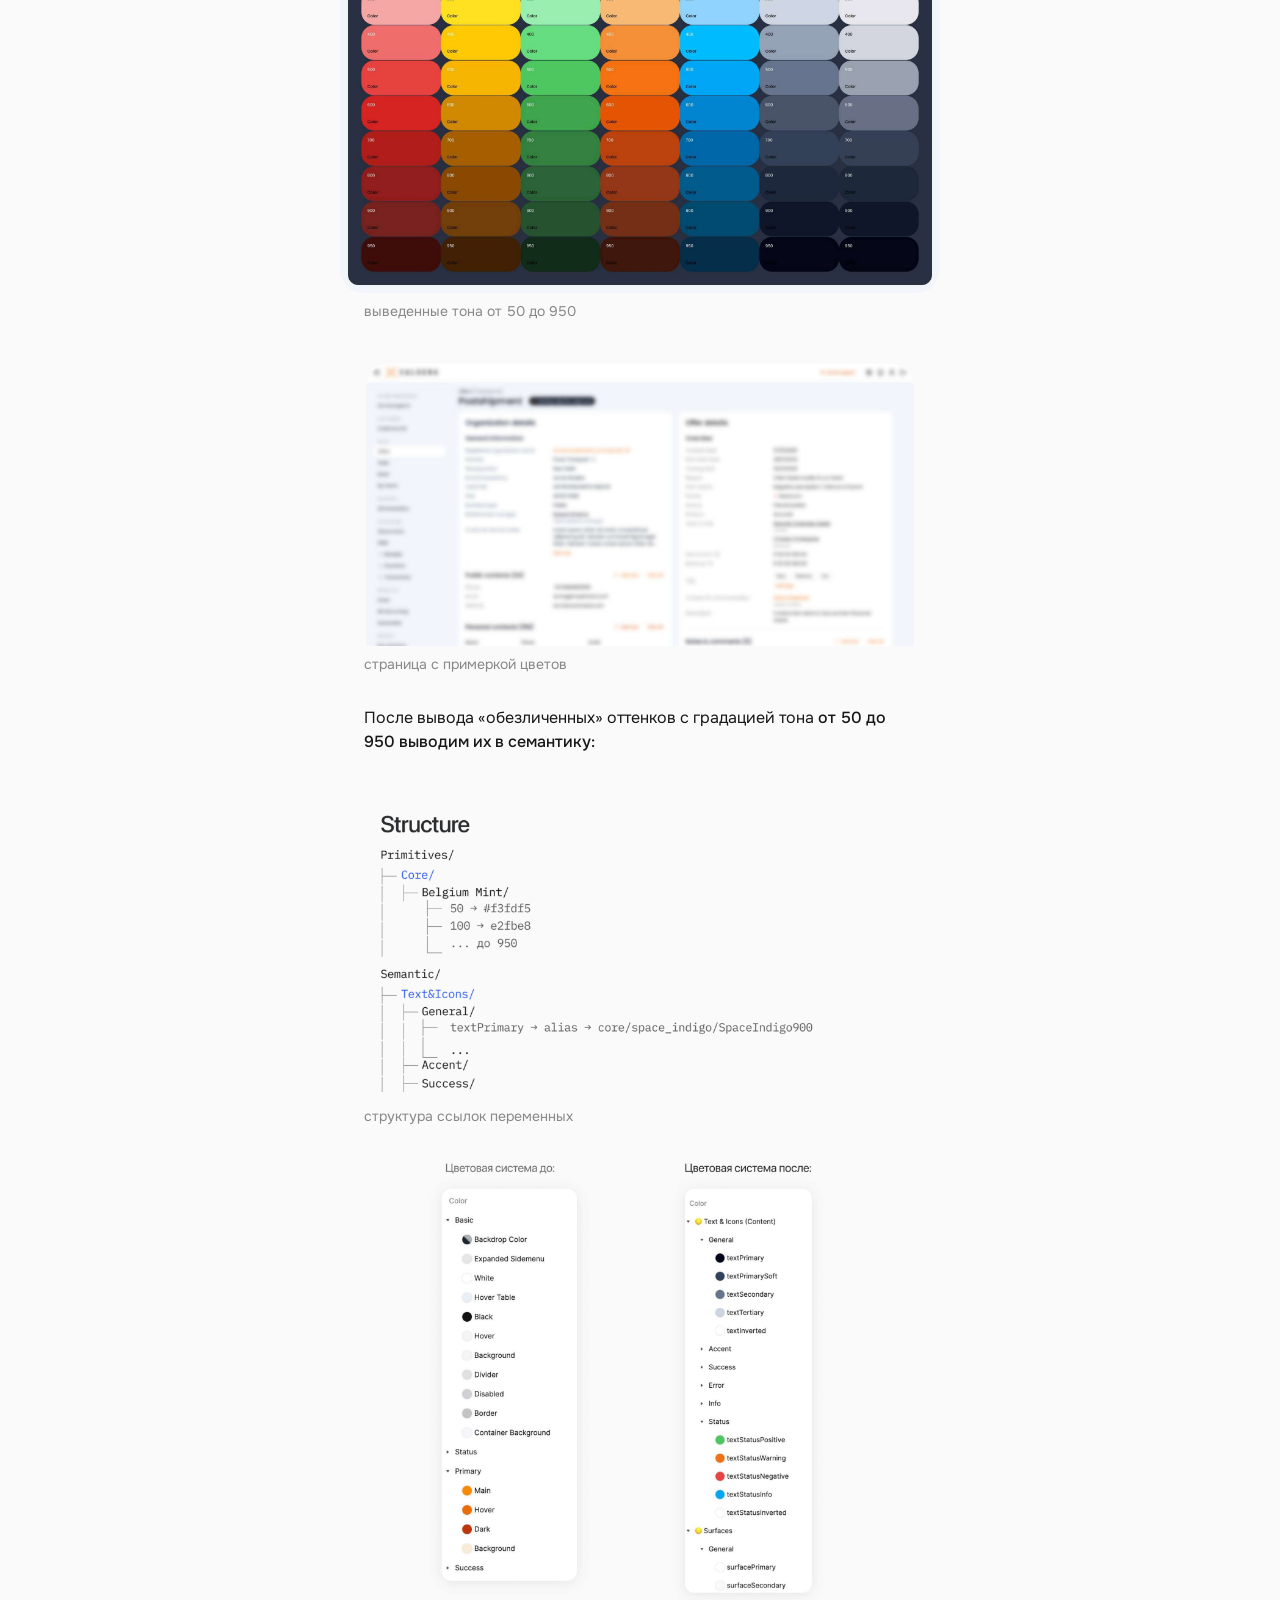
<file: case-cds.html>
<!doctype html>
<html lang="ru">
<head>
  <meta charset="utf-8">
  <meta name="viewport" content="width=device-width, initial-scale=1, viewport-fit=cover">
  <title>Рефакторинг дизайн-системы CDS — Павел Барашков</title>
  <meta name="description" content="Рефакторинг дизайн-системы CDS B2B-платформы SberCaldera: аудит, новая палитра и токены, процесс паблишей, CI/CD-пайплайн.">
  <link rel="preconnect" href="https://fonts.googleapis.com">
  <link rel="preconnect" href="https://fonts.gstatic.com" crossorigin>
  <link rel="stylesheet" href="https://fonts.googleapis.com/css2?family=Onest:wght@400;500;600&display=swap">
  <link rel="stylesheet" href="styles.css">
</head>
<body>
<main class="page">

  <header class="cs-head">
    <a class="back" href="index.html">← на главную</a>
    <h1>рефакторинг дизайн-системы b2b-платформы sbercaldera</h1>
    <p class="cs-lead">привет! меня зовут павел, я maintainer дизайн-системы cds в сбере. сопровождаю ядро библиотеки в core-frontend команде, поддерживаю процесс и качество дизайна</p>
  </header>

  <section class="cs-block">
    <h2>вводные</h2>
    <dl class="facts">
      <div class="fact"><dt>компания</dt><dd>сбер</dd></div>
      <div class="fact"><dt>продукт</dt><dd>caldera — внутренний b2b банковский продукт для рынка индии</dd></div>
      <div class="fact"><dt>роль в проекте</dt><dd>maintainer дизайн-системы cds</dd></div>
      <div class="fact"><dt>инструменты</dt><dd>pixso, storybook, tokens studio, bitbucket, jenkins</dd></div>
    </dl>
  </section>

  <figure class="cs-figure"><img src="images/cds/01.jpg" alt="Caldera Design System — обложка кейса" width="3932" height="2238"></figure>

  <section class="cs-block cs-block--after-img">
    <h2>краткая сводка</h2>
    <div class="cs-summary">
      <div class="cs-text">
        <h3>что делал</h3>
        <ul>
          <li>Изучал существующие сервисы и текущие рабочие сценарии.</li>
          <li>Начал собирать основную статистику по дизайн-системе: overrides, adoption rate, time to review, % blocked PR.</li>
          <li>Полностью отрефакторил Master-файл с компонентами и улучшил архитектуру всех компонентов.</li>
          <li>Собрал основное пространство дизайн-системы с гайдлайнами и паттернами.</li>
          <li>Выстроил новый цветовой кор и вывел новую палетку.</li>
          <li>Внедрил токены, выстроил связку дизайн — код и пайплайн в BitBucket.</li>
          <li>Написал полную документацию для каждого компонента.</li>
          <li>Выстроил процесс работы с Core-Frontend командой.</li>
          <li>Ввёл системный Publish.</li>
        </ul>
      </div>
      <div class="cs-text">
        <h3>что в итоге</h3>
        <ul>
          <li>Улучшены удобство и стабильность работы с библиотекой.</li>
          <li>Time to review ускорился в 2 раза: 88,75 → 45,22 дня (сложные продуктовые модули).</li>
          <li>Появился полноценный процесс Review для выкатки в Master branch в Storybook.</li>
          <li>Видим полные цифры по метрикам и можем на них ориентироваться, сократили список нарушителей, не подключённых к Ядру.</li>
          <li>Устранён хаос с цветовой палеткой и в Pixso, и в коде.</li>
          <li>Появился единый источник правды — пространство дизайн-системы и документация к каждому компоненту.</li>
          <li>Построили CI/CD-пайплайн для синхронизации и непрерывной поставки.</li>
        </ul>
      </div>
    </div>
  </section>

  <section class="cs-block">
    <h2>предыстория</h2>
    <div class="cs-text">
      <p>В 2022 году внутри контура Сбера появился продукт Caldera — внутренний b2b банковский продукт для рынка Индии. Вместе с развитием продукта появилась и дизайн-система CDS. Как только я пришёл в команду, были заметны ключевые проблемы в дизайн-системе и тянущиеся legacy-костыли, которые оставались нерешёнными.</p>
    </div>
  </section>

  <figure class="cs-figure"><img src="images/cds/02.jpg" alt="Legacy и Refactored — дизайн-система до и после" width="3932" height="2045" loading="lazy" decoding="async"></figure>

  <section class="cs-block cs-block--after-img">
    <div class="cs-text">
      <p>С моим приходом и инициативой в качестве моста между разработкой и дизайном мы в первую очередь наладили коммуникацию, устранили все тянущиеся баги с визуалом в Master-ветке, сделали опыт пользователя в ключевых сценариях консистентным и обновили проблемную библиотеку. Начали замерять дизайн-систему и понимать проблемы с её использованием. Я полностью отрефакторил проблемный файл с компонентами в Pixso, чтобы Master-компоненты не слетали. Паблиши стали системными и получили версии.</p>
    </div>
  </section>

  <section class="cs-block">
    <h2>сложности на старте и определяем проблему</h2>
    <div class="cs-text">
      <p>Май — приближался конец Q2. Основной целью менеджеров продуктовых команд было завершение задач из текущего роадмапа, поэтому было сложно договориться о выделении дополнительных ресурсов на решение UI-проблем и несоответствий дизайну.</p>
      <p><b>Старая дизайн-система с большими недостатками:</b></p>
      <ul>
        <li>Был бук для дизайнеров по компонентам, но не все компоненты в нём были обновлены и актуальны.</li>
        <li>Отсутствовали некоторые состояния компонентов.</li>
        <li>Детская и сломанная палетка цветов.</li>
        <li>Неудобные Master-компоненты с множеством вложенностей, у которых слетают настройки.</li>
        <li>Были не все компоненты: часть лежала в файле гайдлайнов, и возникал диссонанс — к какой библиотеке компонент принадлежит и почему он там.</li>
        <li>Халтурное отношение к неймингу Master-компонентов.</li>
        <li>Брошенные на полпути компоненты, которые передали в разработку, но они потерялись по тем или иным причинам.</li>
        <li>Не хватало правил использования компонентов и общих паттернов поведения системы.</li>
        <li>Файл с компонентами был проходным двором: каждый мог проявить инициативу и сделать компонент.</li>
      </ul>
    </div>
  </section>

  <figure class="cs-figure">
    <img src="images/cds/03.jpg" alt="Таблица состояния компонентов" width="3932" height="2045" loading="lazy" decoding="async">
    <figcaption>таблица с актуальным состоянием каждого компонента, которую я ввёл для аудита. на неё ориентируются и дизайнеры, и фронт-инженеры</figcaption>
  </figure>

  <section class="cs-block cs-block--after-img">
    <h2>как я решал проблемы</h2>
  </section>

  <figure class="cs-figure"><img src="images/cds/04.jpg" alt="Основные причины рефакторинга" width="3932" height="2045" loading="lazy" decoding="async"></figure>

  <section class="cs-block cs-block--after-img">
    <div class="cs-text">
      <p>Над проектом работала вся дизайн-команда: распределяли нагрузку и планировали процессы, но не зафиксировали роли. Большая когнитивная ловушка: когда ответственных много, нет контроля и начинается бардак — считай, ответственного нет вовсе.</p>
    </div>
  </section>

  <figure class="cs-figure"><img src="images/cds/05.jpg" alt="Дизайнеры на синке" width="3932" height="2045" loading="lazy" decoding="async"></figure>

  <section class="cs-block cs-block--after-img">
    <div class="cs-text">
      <p><b>Рассказал о проблеме отсутствия контроля</b> и забрал на себя менеджерскую роль. Ответственность на одном человеке — the end. С такой позиции стало проще принимать решения и контролировать процесс на верхнем уровне.</p>
      <p><b>Провёл полный аудит библиотеки UI-компонентов.</b> Проанализировал существующую архитектуру и выявил проблемные зоны: дублирующиеся компоненты, отсутствие документации, несогласованность стилей, скрытые слои в библиотеке, проблему детачей. Разработал план рефакторинга с приоритизацией задач. Создал систему категоризации и нейминг-конвенции, добавил теги к каждому компоненту для удобной навигации.</p>
    </div>
  </section>

  <figure class="cs-figure"><img src="images/cds/06.jpg" alt="Resource usage до и после рефакторинга библиотеки" width="3932" height="2044" loading="lazy" decoding="async"></figure>

  <section class="cs-block cs-block--after-img">
    <div class="cs-text">
      <p><b>Большое количество разношёрстных компонентов</b> в одном месте, необъятные горы легаси, нестандартные решения вне общих паттернов — всё это разрушало систему изнутри и мешало работе.</p>
      <p><b>В компонентах и библиотеках</b> стремительно рос беспорядок. На системный подход и единообразие в макетах не хватало ресурсов: бюджет выделялся строго на релизные задачи, и рос и без того тяжёлый дизайн-долг.</p>
    </div>
  </section>

  <figure class="cs-figure">
    <img src="images/cds/07.jpg" alt="Неприбранная страница компонента" width="3932" height="2045" loading="lazy" decoding="async">
    <figcaption>неприбранная страница компонента, тянущееся легаси четырёхлетней давности</figcaption>
  </figure>

  <section class="cs-block cs-block--after-img">
    <div class="cs-text">
      <p><b>Как итог</b>, без внимания и ухода дизайн-система перестаёт работать и быть источником правды. Компоненты устаревают, правила не обновляются, процессы распадаются. Почему у этого компонента такой пропс? Куда пропал тот или иной стейт?</p>
      <p><b>Неухоженность системы</b> заставляет вернуться к классическому подходу «да мне быстрее самому придумать», вместо того чтобы привыкать к неудобному инструменту. Не осуждаем: мы все тянемся к удобному и избегаем дискомфорта.</p>
      <p><b>Главная проблема</b> — для каждого типового решения придумываются костыли, потому что в дизайн-системе его нет или его не смогли найти. <b>Это повышает % overrides и forks.</b> Это очень большая проблема: микросервисы начинают жить в своей версии библиотеки (клоне), и переход на новую версию превращается в боль.</p>
    </div>
  </section>

  <div class="cs-gallery">
    <figure class="cs-figure"><img src="images/cds/08.jpg" alt="Беспроблемный и настраиваемый мастер-компонент" width="3932" height="2045" loading="lazy" decoding="async"></figure>
    <figure class="cs-figure"><img src="images/cds/09.jpg" alt="Настройки компонента после рефакторинга" width="3932" height="2044" loading="lazy" decoding="async"></figure>
    <figure class="cs-figure"><img src="images/cds/10.jpg" alt="Варианты компонента после рефакторинга" width="3932" height="2044" loading="lazy" decoding="async"></figure>
    <figure class="cs-figure">
      <img src="images/cds/11.jpg" alt="Компонент списка после рефакторинга" width="3932" height="2045" loading="lazy" decoding="async">
      <figcaption>компоненты после рефакторинга</figcaption>
    </figure>
  </div>

  <section class="cs-block">
    <div class="cs-text">
      <p><b>Вручную пылесосил</b> захламлённые компоненты: каждому компоненту дали ссылку на актуальный Storybook, депрекейтнул устаревшие файлы, обновил документацию, показали изменения команде и собрали обратную связь.</p>
      <p><b>Провёл большое ревью Storybook</b> и библиотеки компонентов на соответствие. Нашёл как мелкие баги, так и критичные: например, компонент тянул не тот массив цветов из библиотеки, а некоторых состояний не было вовсе.</p>
    </div>
  </section>

  <figure class="cs-figure">
    <img src="images/cds/12.jpg" alt="Таблица ревью Storybook" width="3932" height="2044" loading="lazy" decoding="async">
    <figcaption>таблица ревью storybook</figcaption>
  </figure>

  <section class="cs-block cs-block--after-img">
    <div class="cs-text">
      <p><b>Вместе с разработчиками</b> разобрали состояние компонентов, прошлись по всем вопросам и расставили приоритеты баг-фиксов и сроки релизов.</p>
    </div>
  </section>

  <figure class="cs-figure"><img src="images/cds/13.jpg" alt="Экран продукта Caldera на обновлённых компонентах" width="3932" height="2045" loading="lazy" decoding="async"></figure>

  <section class="cs-block cs-block--after-img">
    <h2>проблема pixso</h2>
    <div class="cs-text">
      <p>Мы работаем в Enterprise-версии. В Master-компоненте приходится выкручиваться и тестировать, чтобы ничего не сломалось при следующих апдейтах компонента — сборка на булевых настройках это компенсирует. Изначально все компоненты в библиотеке почему-то были собраны только на селектах, и работа шла медленно: Pixso очень тяжело менять и вставлять инстансы.</p>
    </div>
  </section>

  <figure class="cs-figure">
    <img src="images/cds/14.jpg" alt="Мастер-настройки компонента" width="3932" height="2045" loading="lazy" decoding="async">
    <figcaption>мастер-настройки компонента после рефакторинга</figcaption>
  </figure>

  <section class="cs-block cs-block--after-img">
    <h2>остановил хаос десятков безымянных и «сломанных» паблишей</h2>
    <div class="cs-text">
      <p>Раньше каждый дизайнер публиковал библиотеку по своему усмотрению — без описания изменений, даты или статуса. В результате всем постоянно приходило уведомление об обновлении библиотеки, и обновлялись на свой страх и риск.</p>
      <p>Я предложил и закрепил простое правило: <b>паблиш — это не кнопка, а событие</b>. Каждая публикация теперь включает:</p>
      <ul>
        <li>Тип изменения:
          <dl class="cs-terms">
            <div><dt>Fix</dt><dd>исправление ошибки в компоненте</dd></div>
            <div><dt>Minor</dt><dd>обновление или добавление компонента</dd></div>
            <div><dt>Major</dt><dd>добавление компонента, который влияет на другие компоненты</dd></div>
            <div><dt>Rebuild</dt><dd>пересборка файла и очистка</dd></div>
          </dl>
        </li>
        <li>Нумерацию версий по SemVer.</li>
        <li>Чёткий чейнджлог в описании.</li>
      </ul>
    </div>
  </section>

  <figure class="cs-figure">
    <img src="images/cds/15.jpg" alt="Ветка версий библиотеки" width="3932" height="2045" loading="lazy" decoding="async">
    <figcaption>система паблишей и версионирования</figcaption>
  </figure>

  <section class="cs-block cs-block--after-img">
    <h2>собрал общее пространство</h2>
  </section>

  <figure class="cs-figure">
    <img src="images/cds/16.jpg" alt="Пространство CDS Core Libraries" width="3932" height="2044" loading="lazy" decoding="async">
    <figcaption>пространство core — всё, что относится к дизайн-системе</figcaption>
  </figure>

  <section class="cs-block cs-block--after-img">
    <div class="cs-text">
      <p><b>Проделал большую работу</b> по рефакторингу файла, протестировал и собрал фидбэк, что при использовании библиотеки точно ничего не ломается. Создал новое пространство и занялся разбиением.</p>
      <p><b>Начал рефакторить подачу гайдов.</b> До этого это был просто текст и картинка на белом фоне. Теперь объясняем чётко, как работать с тем или иным компонентом, рассказываем о его архитектуре и о том, куда можно поставить кастомный элемент, если очень нужно.</p>
    </div>
  </section>

  <figure class="cs-figure">
    <img src="images/cds/17.jpg" alt="Страница с гайдлайнами компонента" width="3932" height="2045" loading="lazy" decoding="async">
    <figcaption>страница с гайдлайнами</figcaption>
  </figure>

  <section class="cs-block cs-block--after-img">
    <div class="cs-text">
      <p><b>Теперь у нас появилась возможность формализовать</b> правила прохождения дизайн-ревью. Раньше каждый дизайнер интерпретировал компонент по-своему, и каждый случай рассматривался отдельно. Системно это неправильно и отнимает кучу времени.</p>
      <p><b>После рефакторинга</b> мы можем собрать чёткий алгоритм: как и что должно собираться — эффективно, быстро и по правилам.</p>
    </div>
  </section>

  <section class="cs-block">
    <h2>перестройка палетки и ввод системы токенов</h2>
  </section>

  <figure class="cs-figure"><img src="images/cds/18.jpg" alt="Старая палетка цветовых токенов" width="3932" height="2045" loading="lazy" decoding="async"></figure>

  <section class="cs-block cs-block--after-img">
    <div class="cs-text">
      <p>Придя в продукт, я <b>заметил проблему</b> с цветовой палеткой: как ей пользуются, как её подают и как разработчики переносят её на фронт.</p>
      <p><b>Цвета вроде бы были определены</b>, но любой мог взять цвет, предназначенный для одного элемента, и применить к другому — не хватало оттенков. Мы не стартап, но свободы было слишком много.</p>
      <p>Оттенки одного цвета имели разброс по яркости и насыщенности без логики: например, Оранжевый 5 был тусклее Оранжевого 4. А названия вроде «basic-white» или «accent-main» не давали понять ни иерархию, ни назначение цвета.</p>
      <p><b>Ключевые проблемы:</b></p>
      <ul>
        <li>оттенки без системы;</li>
        <li>субъективные названия без чёткой принадлежности;</li>
        <li>разброс цветов в Storybook;</li>
        <li>оттенки уходят в желтизну.</li>
      </ul>
      <p>Взял на себя пересмотр палетки и приведение её к системе. За основу структуры взяли систему семантики SDDS Plasma (в Pixso нет Variables). Plasma UI использует двухуровневую архитектуру цветовых токенов.</p>
    </div>
  </section>

  <figure class="cs-figure">
    <img src="images/cds/19.jpg" alt="Палитра SDDS" width="3932" height="2045" loading="lazy" decoding="async">
    <figcaption>палитра sdds</figcaption>
  </figure>

  <section class="cs-block cs-block--after-img">
    <div class="cs-text">
      <p><b>Пересмотрел примитивы и их оттенки</b> и выявил, что во всей палетке страдают контрастность и насыщенность. Система цветовой градации MUI, к которой мы были привязаны, не подходила: цвета получались тусклыми и блёклыми. Посмотрел лучшие практики и решил выводить цвета сам, но с учётом системных принципов.</p>
    </div>
    <div class="cs-table-wrap">
      <table class="cs-table">
        <caption>таблица с принципами</caption>
        <tbody>
          <tr><th scope="row">500</th><td>Base — основной цвет</td></tr>
          <tr><th scope="row">50–400</th><td>Уменьшаю кривую Saturation и увеличиваю Lightness. Если оставить насыщенность на одном уровне с тоном 500, цвета получаются грязными, перенасыщенными или «плоскими».</td></tr>
          <tr><th scope="row">600–950</th><td>Уменьшаю Lightness и слегка меняю кривую Saturation в зависимости от того, «тухнет» ли цвет.</td></tr>
        </tbody>
      </table>
    </div>
  </section>

  <figure class="cs-figure">
    <img src="images/cds/20.jpg" alt="Проверка контраста WCAG" width="3932" height="2376" loading="lazy" decoding="async">
    <figcaption>wcag contrast</figcaption>
  </figure>

  <section class="cs-block cs-block--after-img">
    <div class="cs-text">
      <p><b>Вручную</b> примерял все цвета к интерфейсу и проверял контраст. Старался подобрать оттенки <b>для людей, которые работают на обычных дисплеях 200–400 нит</b>, перебирал разные настройки экрана до 500 нит.</p>
    </div>
  </section>

  <div class="cs-gallery">
    <figure class="cs-figure"><img src="images/cds/21.jpg" alt="Настройки встроенного дисплея" width="1248" height="928" loading="lazy" decoding="async"></figure>
    <figure class="cs-figure">
      <img src="images/cds/22.jpg" alt="Обезличенные тона от 50 до 950" width="1966" height="1676" loading="lazy" decoding="async">
      <figcaption>выведенные тона от 50 до 950</figcaption>
    </figure>
    <figure class="cs-figure">
      <img src="images/cds/23.jpg" alt="Примерка цветов на интерфейсе" width="3932" height="2051" loading="lazy" decoding="async">
      <figcaption>страница с примеркой цветов</figcaption>
    </figure>
  </div>

  <section class="cs-block">
    <div class="cs-text">
      <p>После вывода «обезличенных» оттенков с градацией тона <b>от 50 до 950 выводим их в семантику:</b></p>
    </div>
  </section>

  <div class="cs-gallery">
    <figure class="cs-figure">
      <img src="images/cds/24.jpg" alt="Структура ссылок переменных: примитивы и семантика" width="3932" height="2045" loading="lazy" decoding="async">
      <figcaption>структура ссылок переменных</figcaption>
    </figure>
    <figure class="cs-figure">
      <img src="images/cds/25.jpg" alt="Систематизированная цветовая палетка" width="1966" height="1607" loading="lazy" decoding="async">
      <figcaption>систематизированная цветовая палетка</figcaption>
    </figure>
  </div>

  <section class="cs-block">
    <h2>ci/cd pipeline</h2>
    <div class="cs-text">
      <p>Для автоматизации обновления токенов и библиотеки иконок спроектировали пайплайн с учётом ограничений безопасности Сбера. Tokens Studio не поддерживает веб-хуки, поэтому предложили альтернативное решение: от добавления дизайнером SVG-файла до публикации npm-пакета в репозиторий.</p>
    </div>
  </section>

  <figure class="cs-figure">
    <img src="images/cds/26.jpg" alt="Архитектура пайплайна" width="3932" height="1157" loading="lazy" decoding="async">
    <figcaption>архитектура пайплайна</figcaption>
  </figure>

  <section class="cs-block cs-block--after-img">
    <div class="cs-text">
      <p><b>Сценарий работы дизайнера с пайплайном в BitBucket:</b></p>
      <ol>
        <li>Дизайнер создаёт новую ветку в BitBucket.</li>
        <li>Загружает SVG-файлы в папку <code>assets/icons</code>.</li>
        <li>Создаёт merge request.</li>
        <li>Разработчик апрувит merge.</li>
        <li>После мержа запускается пайплайн.</li>
      </ol>
      <p><b>Эта архитектура</b> — полностью автоматизированный пайплайн: от добавления исходного SVG-файла дизайнером до публикации готового npm-пакета в репозиторий.</p>
      <ol>
        <li><b>Автоматическая генерация кода.</b> Процесс начинается в папке <code>assets</code>, куда дизайнеры загружают новые SVG-файлы. Скрипт <code>generateIconContent.mjs</code> автоматически парсит эти файлы и генерирует код.</li>
        <li><b>API библиотеки.</b> Унифицированный компонент <code>Icon.tsx</code> — универсальная обёртка, которая динамически импортирует нужный компонент и применяет стили и типы. Файл <code>index.ts</code> агрегирует все React-компоненты и их типы и даёт чистый интерфейс для импорта.</li>
        <li><b>Документация.</b> Storybook интегрирован для визуализации: в нём галерея всех иконок, примеры использования и описание API. Разработчики быстро находят и копируют нужные компоненты.</li>
        <li><b>CI/CD и поставка — Jenkins Pipeline.</b> При обновлении кода запускается задача в Jenkins: сборка проекта (build), запуск автотестов (tests), сборка документации Storybook. Успешно прошедший пакет автоматически отправляется в Nexus-репозиторий компании для использования в продуктах.</li>
      </ol>
      <p><b>Ключевые преимущества:</b></p>
      <ul>
        <li>нет ручного написания кода при добавлении новых иконок;</li>
        <li>полная типизация (type safety);</li>
        <li>наглядная документация для команды;</li>
        <li>автоматическая доставка обновлений до конечных потребителей.</li>
      </ul>
      <p><b>Архитектура</b>, отработанная на библиотеке иконок, полностью переносится на дизайн-токены:</p>
      <ol>
        <li><b>Одинаковый процесс трансформации.</b> Кастомный скрипт читает JSON-файл с токенами и валидирует структуру. Меняется только логика.</li>
        <li><b>Пайплайн</b> построен на стандартном сборщике, разница лишь в формате исходных данных.</li>
        <li><b>Идентичный контур CI/CD.</b> Jenkins-джобы, тесты, сборка Storybook и публикация в Nexus работают независимо от входного формата. Для токенов добавляется только шаг валидации схемы и генерация кроссплатформенных форматов (CSS / SCSS / TS / Swift / XML), что вписывается в ту же ветку автоматизации.</li>
        <li><b>Масштабируемость.</b> Один и тот же пайплайн может обслуживать сразу несколько артефактов дизайн-системы: иконки, токены и даже UI-компоненты. Это снижает порог входа для новых фич, ускоряет доставку обновлений и исключает ручную синхронизацию между командами.</li>
      </ol>
    </div>
  </section>

  <figure class="cs-figure"><img src="images/cds/27.jpg" alt="SVG pipeline и JSON pipeline" width="3932" height="1157" loading="lazy" decoding="async"></figure>

  <section class="cs-block cs-block--after-img">
    <h2>что имеем в итоге</h2>
    <div class="cs-results">
      <div class="cs-result">
        <h3>библиотека иконок</h3>
        <dl>
          <div><dt>было</dt><dd>2–3 дня на добавление, ручная работа</dd></div>
          <div><dt>стало</dt><dd>минуты: загрузил, дальше пайплайн собрал</dd></div>
        </dl>
      </div>
      <div class="cs-result">
        <h3>дизайн-токены</h3>
        <dl>
          <div><dt>было</dt><dd>рассинхрон</dd></div>
          <div><dt>стало</dt><dd>100% консистентность, автоматическая сборка</dd></div>
        </dl>
      </div>
    </div>
    <div class="cs-text">
      <p><b>В совокупности:</b></p>
      <ul>
        <li>работает <b>без внешних веб-хуков</b>;</li>
        <li>валидация и тесты проходят <b>до публикации</b>, что снижает риск поломок;</li>
        <li>аудит: вся история изменений в BitBucket и логах Jenkins.</li>
      </ul>
    </div>
  </section>

  <footer class="footer">© made PB x SE, 2026</footer>
</main>
</body>
</html>
</file>
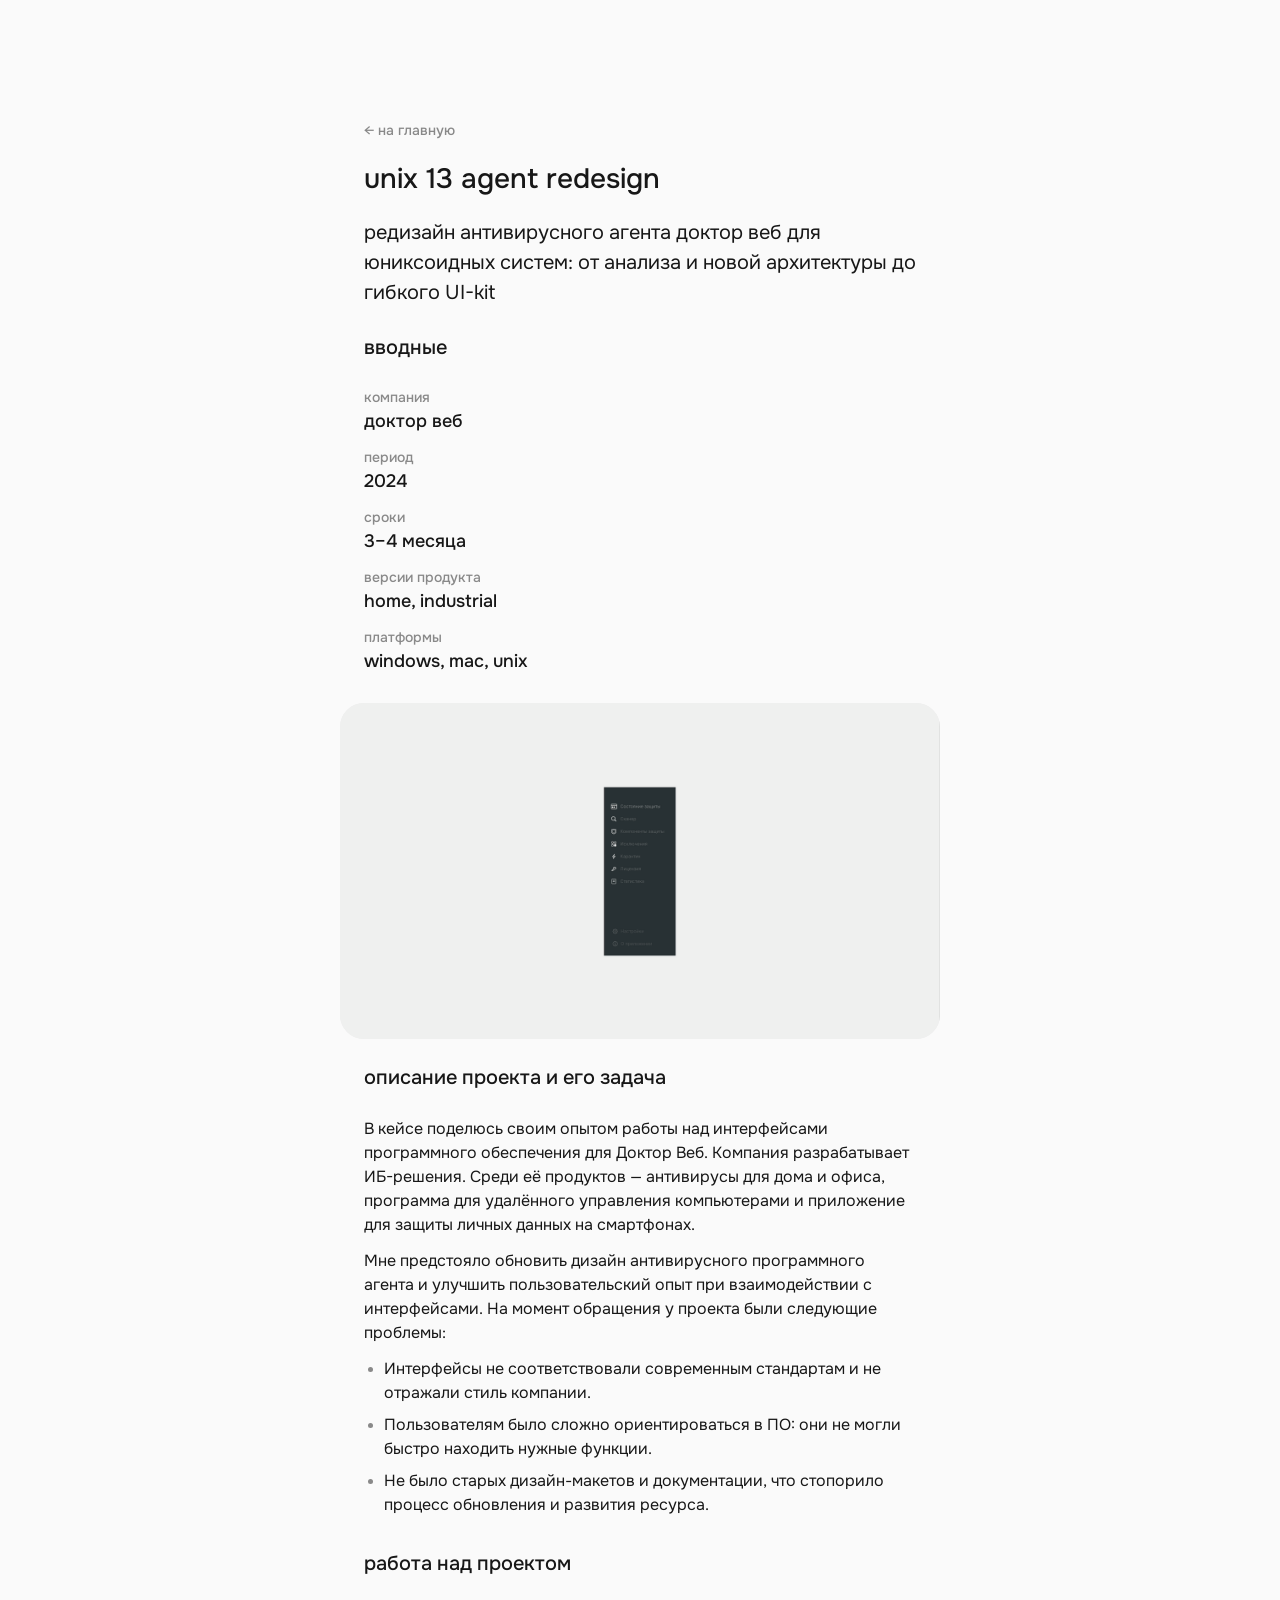
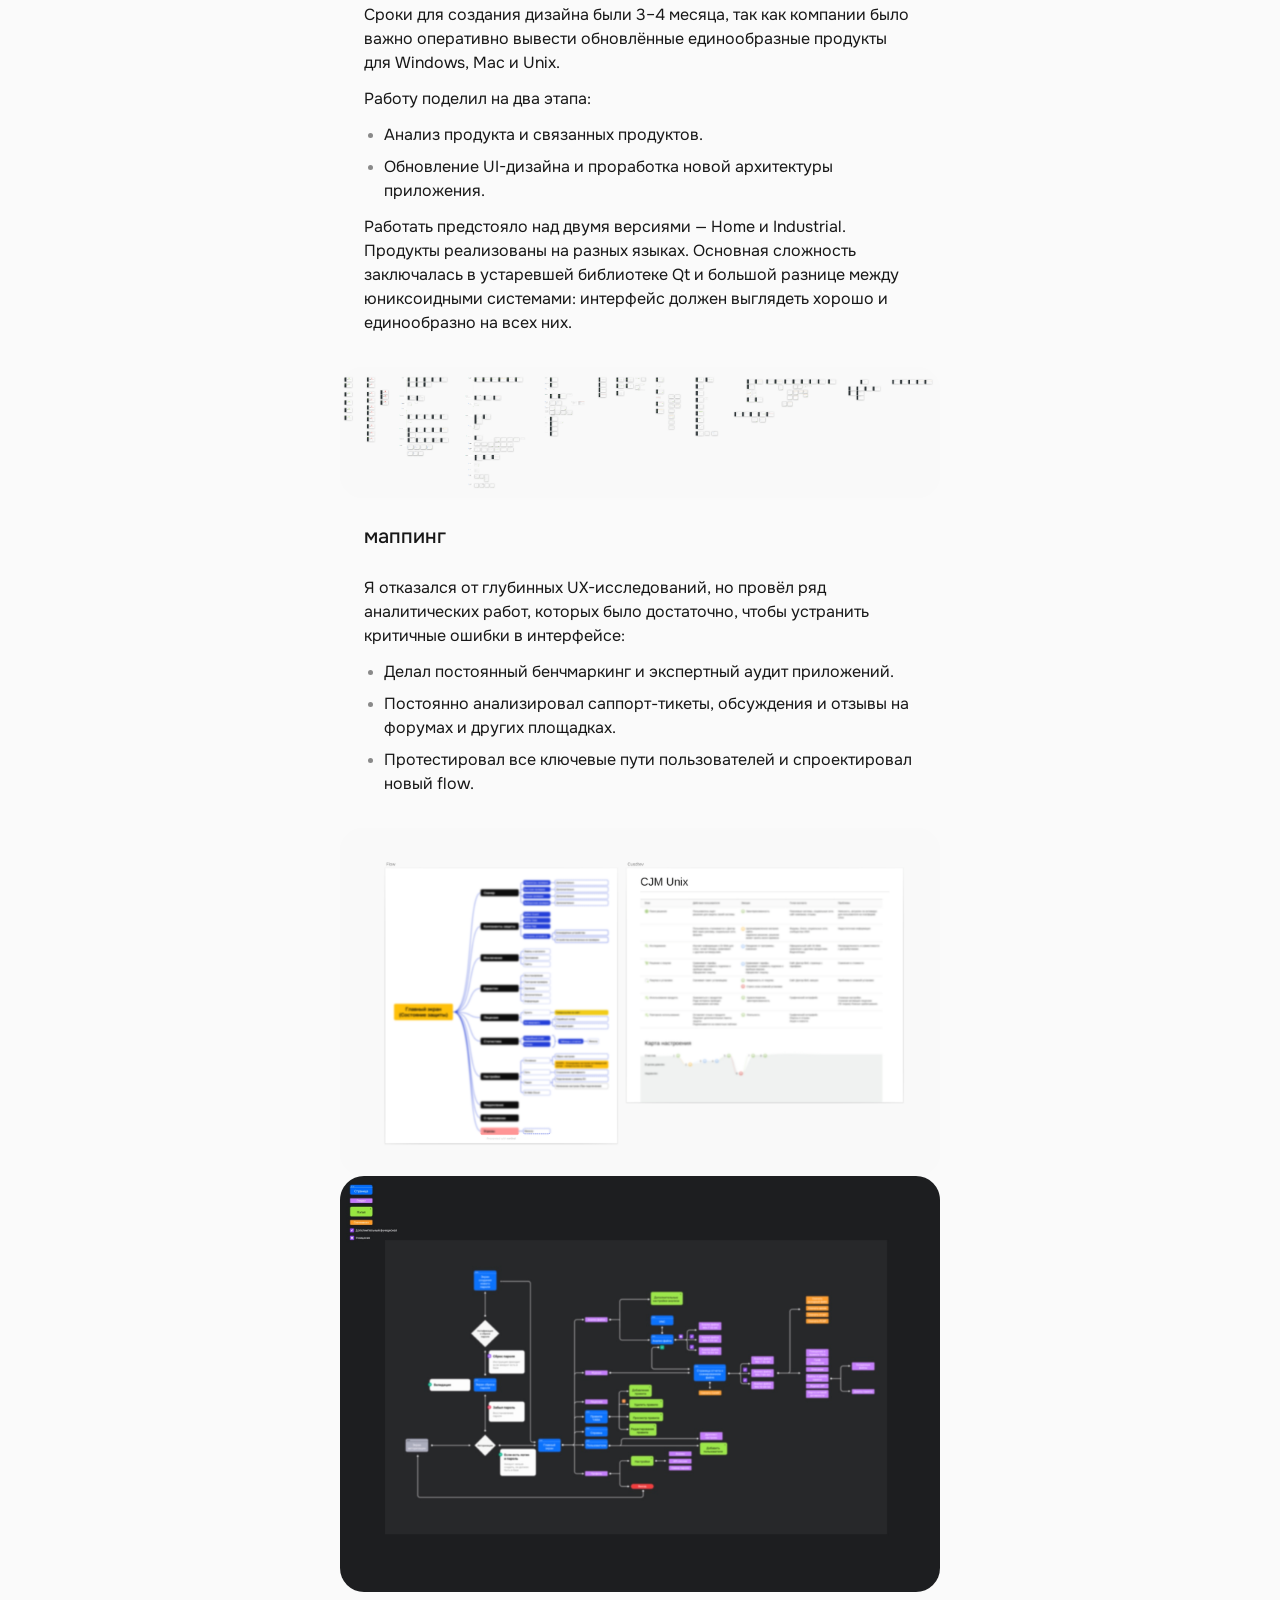
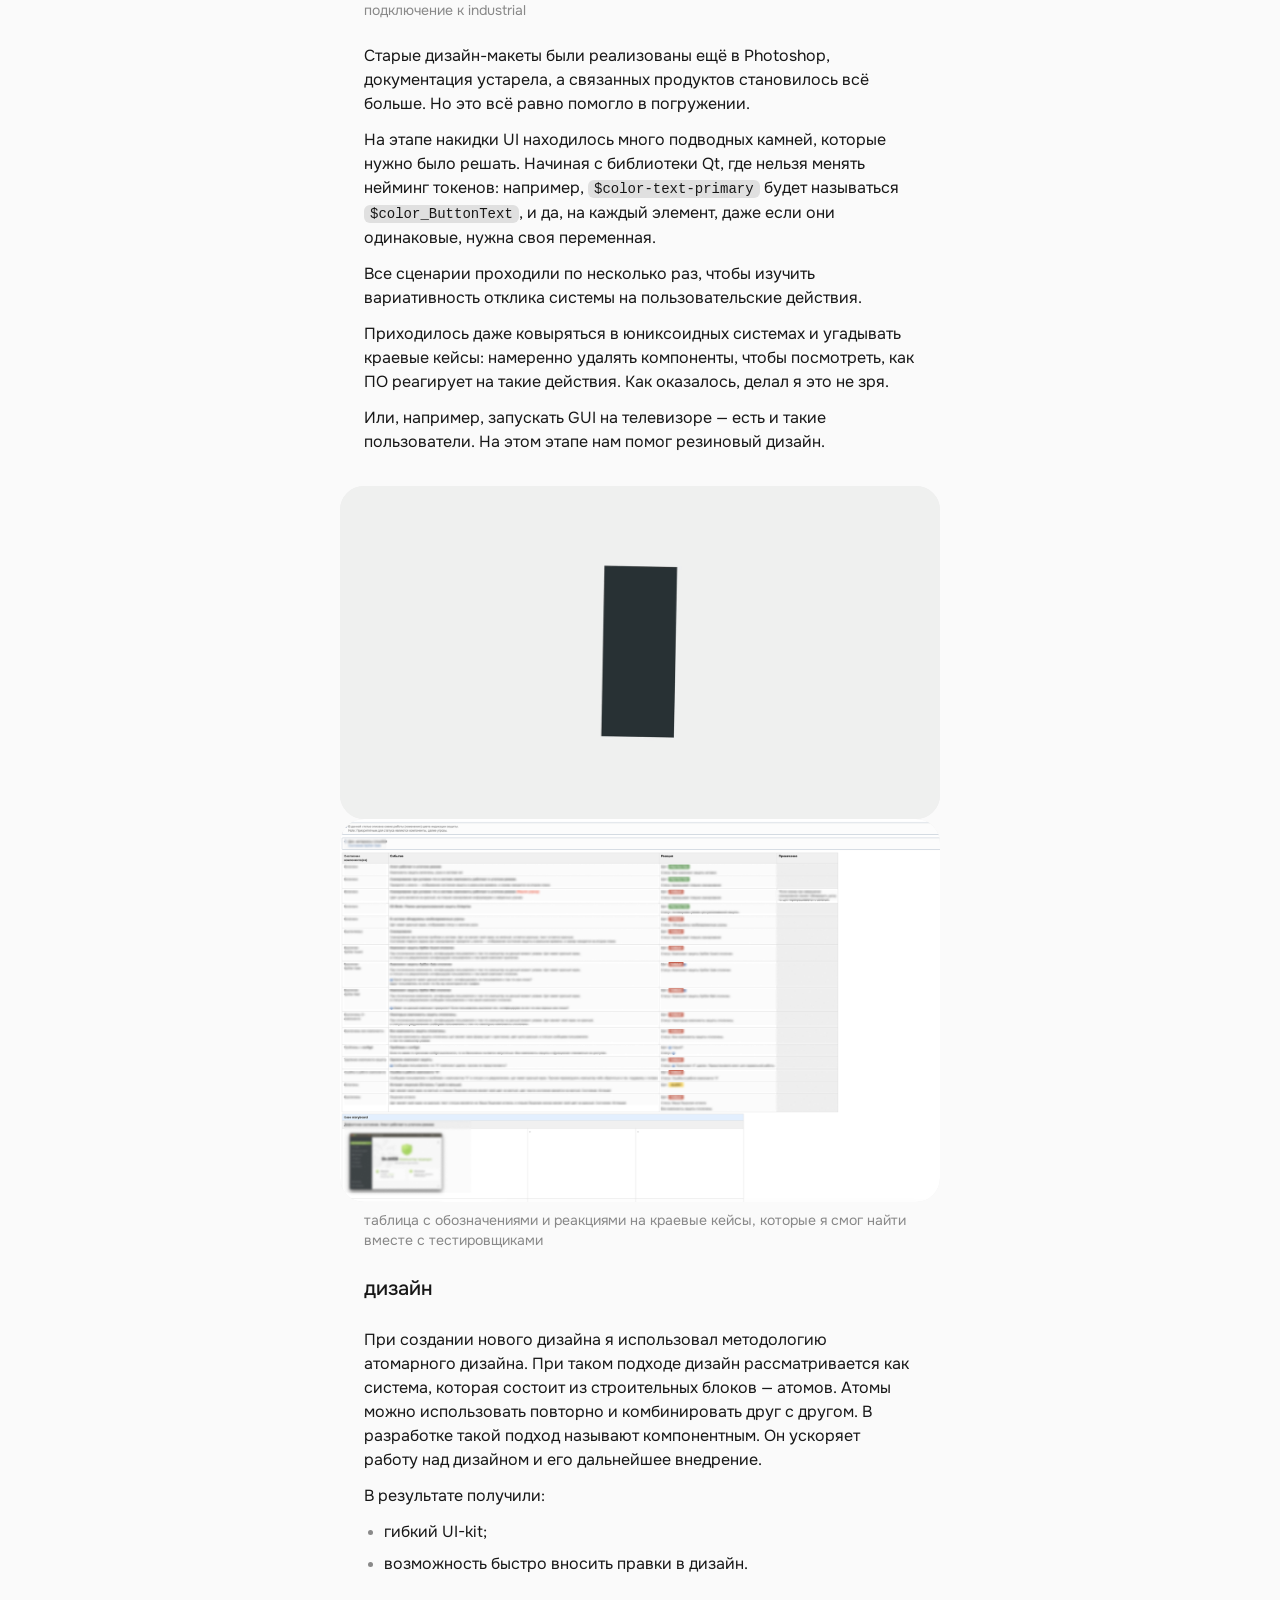
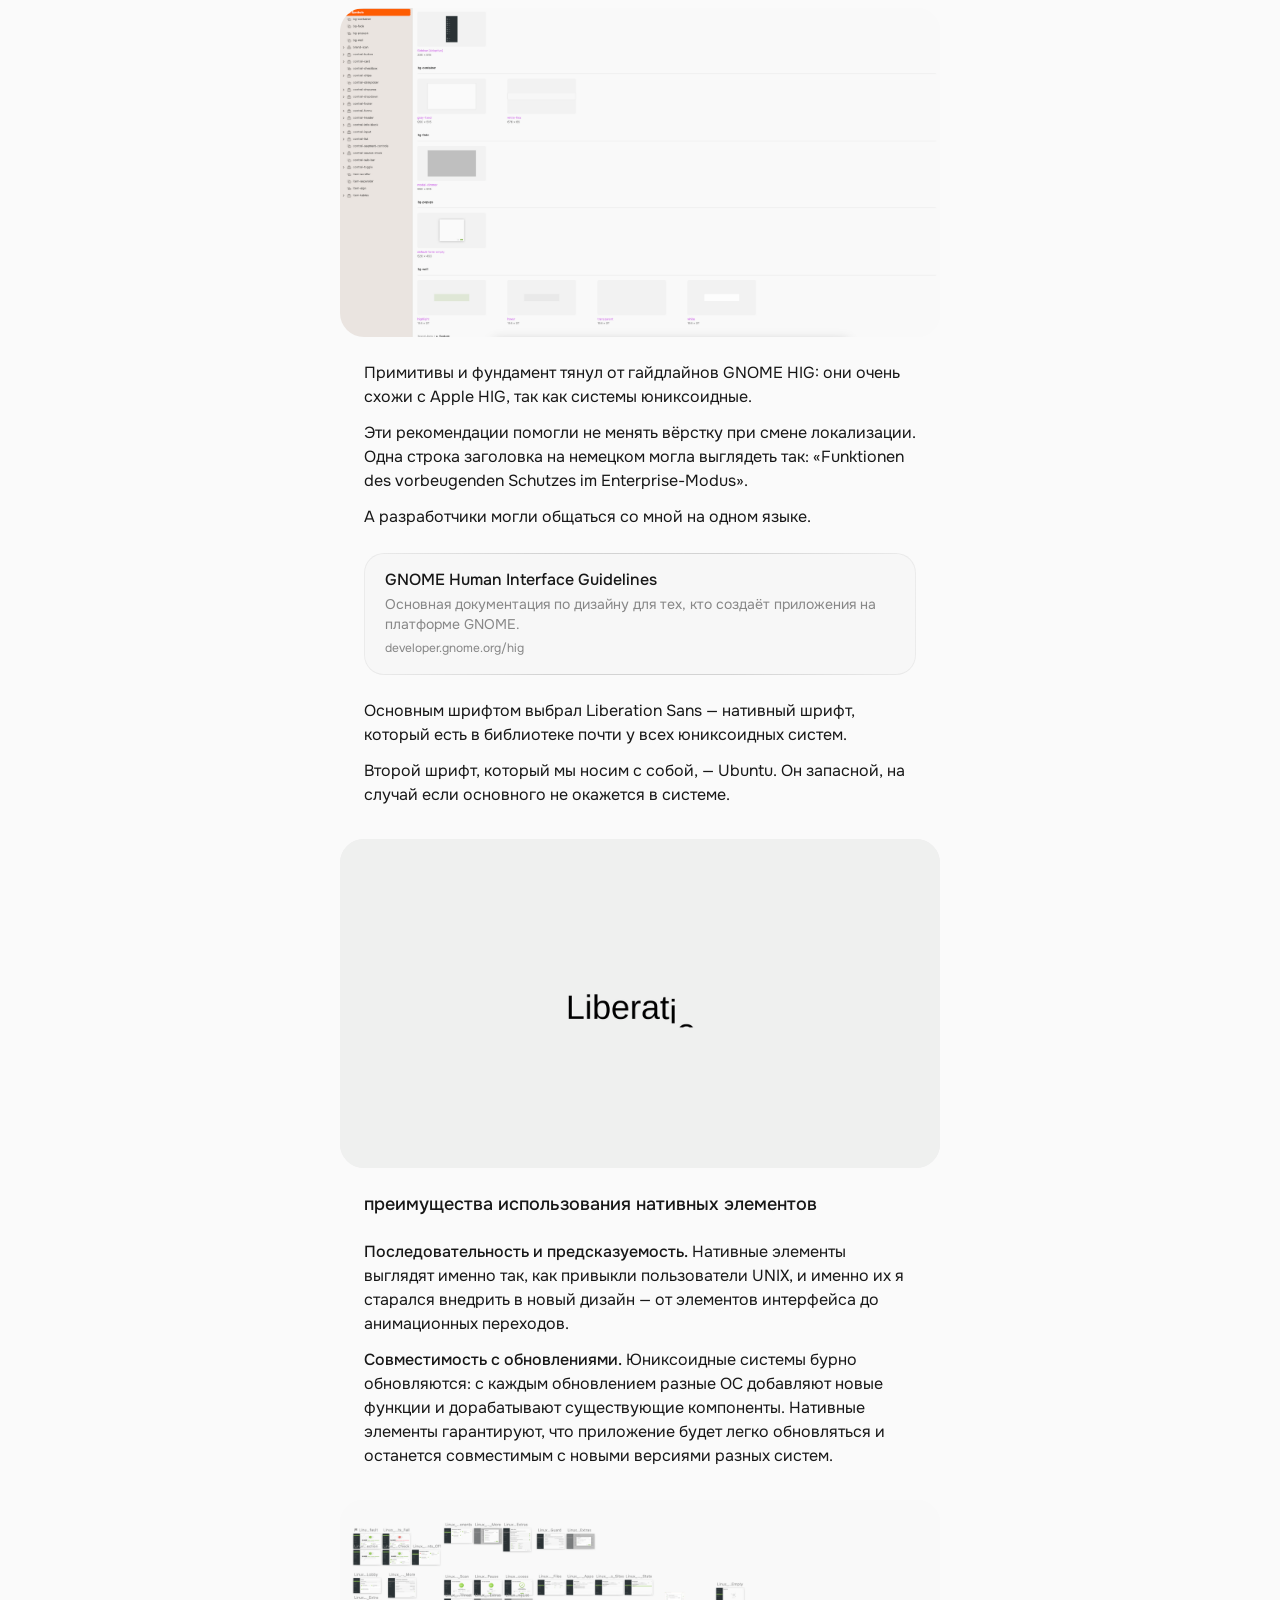
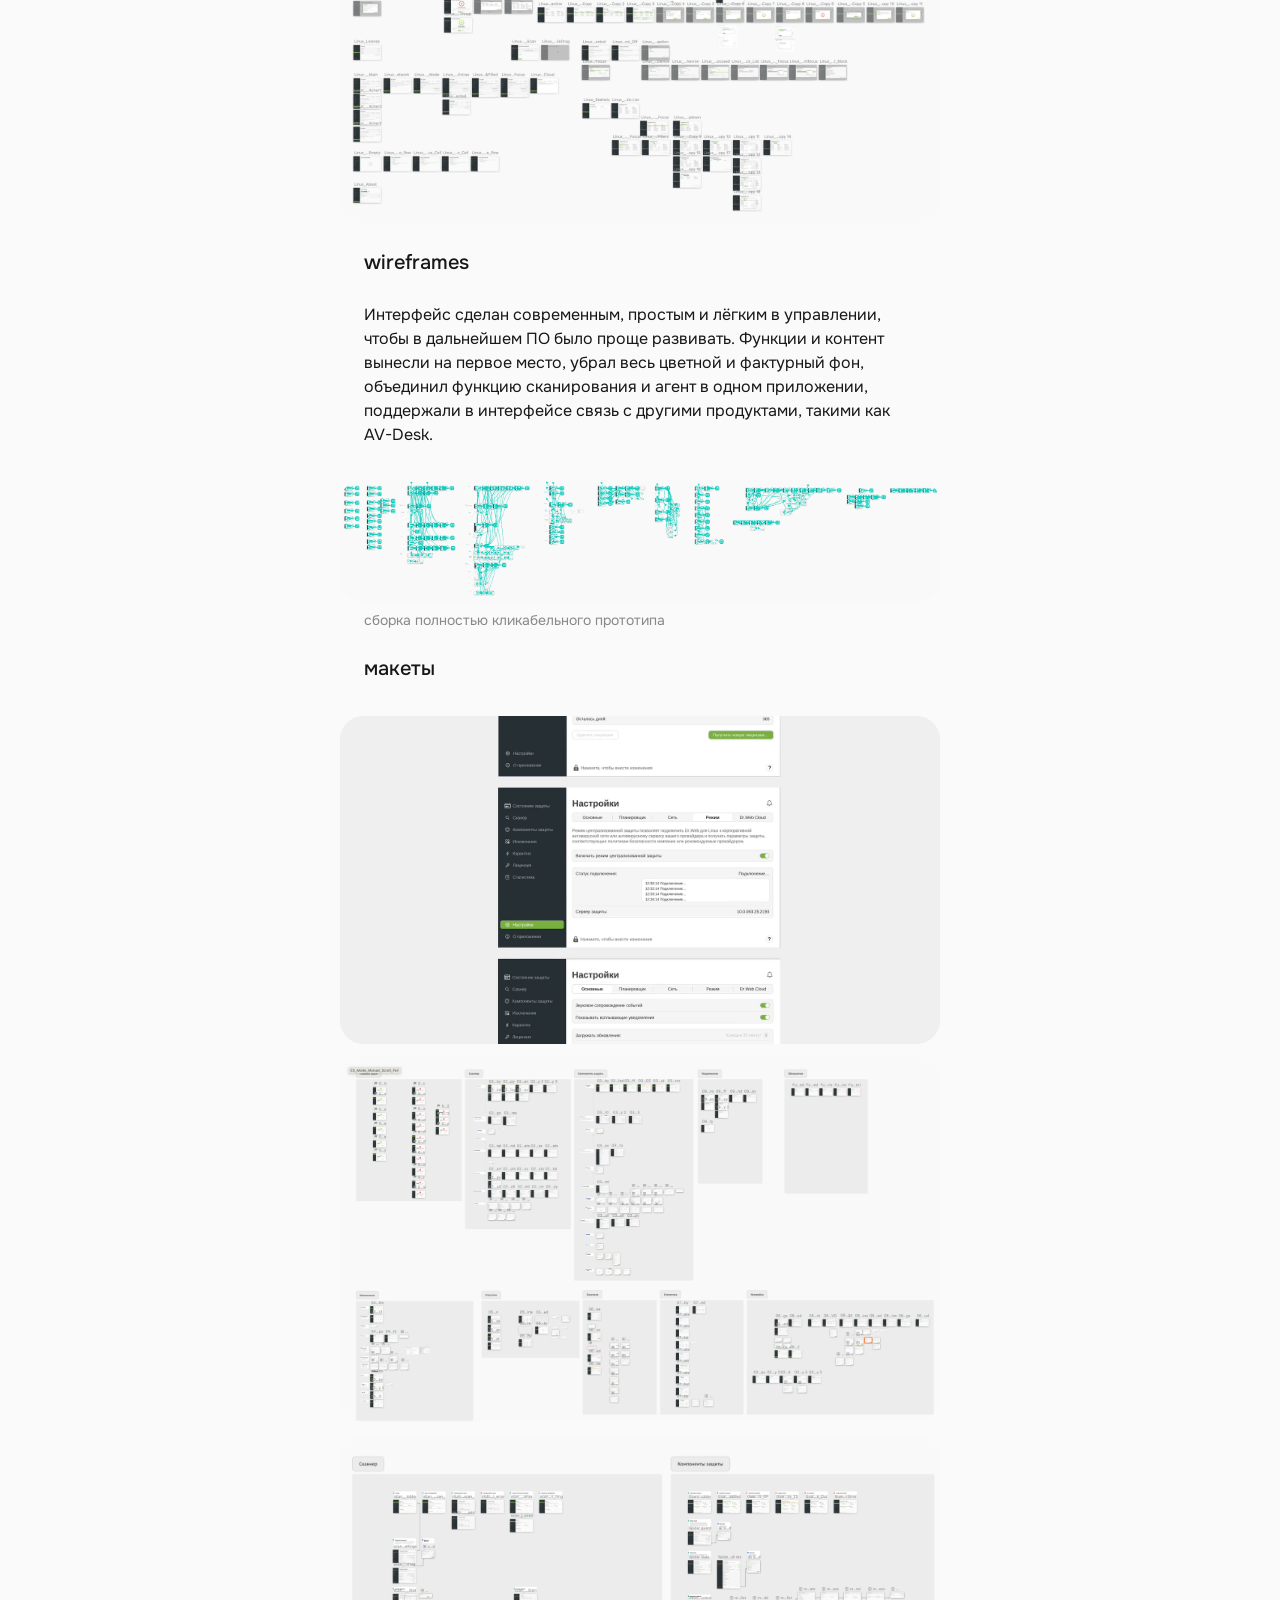
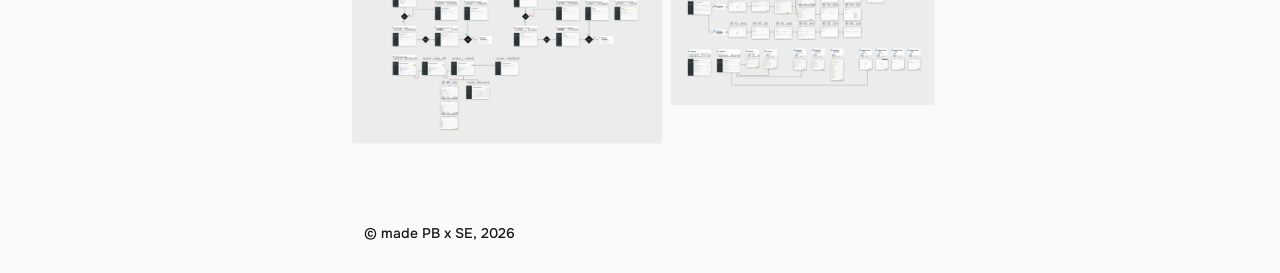
<file: case-unix13.html>
<!doctype html>
<html lang="ru">
<head>
  <meta charset="utf-8">
  <meta name="viewport" content="width=device-width, initial-scale=1, viewport-fit=cover">
  <title>UNIX 13 Agent Redesign — Павел Барашков</title>
  <meta name="description" content="Редизайн антивирусного агента Доктор Веб для Unix: анализ, новая архитектура, UI-kit на основе GNOME HIG.">
  <link rel="preconnect" href="https://fonts.googleapis.com">
  <link rel="preconnect" href="https://fonts.gstatic.com" crossorigin>
  <link rel="stylesheet" href="https://fonts.googleapis.com/css2?family=Onest:wght@400;500;600&display=swap">
  <link rel="stylesheet" href="styles.css">
</head>
<body>
<main class="page">

  <header class="cs-head">
    <a class="back" href="index.html">← на главную</a>
    <h1>unix 13 agent redesign</h1>
    <p class="cs-lead">редизайн антивирусного агента доктор веб для юниксоидных систем: от анализа и новой архитектуры до гибкого UI-kit</p>
  </header>

  <section class="cs-block">
    <h2>вводные</h2>
    <dl class="facts">
      <div class="fact"><dt>компания</dt><dd>доктор веб</dd></div>
      <div class="fact"><dt>период</dt><dd>2024</dd></div>
      <div class="fact"><dt>сроки</dt><dd>3–4 месяца</dd></div>
      <div class="fact"><dt>версии продукта</dt><dd>home, industrial</dd></div>
      <div class="fact"><dt>платформы</dt><dd>windows, mac, unix</dd></div>
    </dl>
  </section>

  <figure class="cs-figure"><img src="images/unix13/01-hero.gif" alt="Анимация нового интерфейса агента UNIX 13" width="1420" height="796"></figure>

  <section class="cs-block cs-block--after-img">
    <h2>описание проекта и его задача</h2>
    <div class="cs-text">
      <p>В кейсе поделюсь своим опытом работы над интерфейсами программного обеспечения для Доктор Веб. Компания разрабатывает ИБ-решения. Среди её продуктов — антивирусы для дома и офиса, программа для удалённого управления компьютерами и приложение для защиты личных данных на смартфонах.</p>
      <p>Мне предстояло обновить дизайн антивирусного программного агента и улучшить пользовательский опыт при взаимодействии с интерфейсами. На момент обращения у проекта были следующие проблемы:</p>
      <ul>
        <li>Интерфейсы не соответствовали современным стандартам и не отражали стиль компании.</li>
        <li>Пользователям было сложно ориентироваться в ПО: они не могли быстро находить нужные функции.</li>
        <li>Не было старых дизайн-макетов и документации, что стопорило процесс обновления и развития ресурса.</li>
      </ul>
    </div>
  </section>

  <section class="cs-block">
    <h2>работа над проектом</h2>
    <div class="cs-text">
      <p>Сроки для создания дизайна были 3–4 месяца, так как компании было важно оперативно вывести обновлённые единообразные продукты для Windows, Mac и Unix.</p>
      <p>Работу поделил на два этапа:</p>
      <ul>
        <li>Анализ продукта и связанных продуктов.</li>
        <li>Обновление UI-дизайна и проработка новой архитектуры приложения.</li>
      </ul>
      <p>Работать предстояло над двумя версиями — Home и Industrial. Продукты реализованы на разных языках. Основная сложность заключалась в устаревшей библиотеке Qt и большой разнице между юниксоидными системами: интерфейс должен выглядеть хорошо и единообразно на всех них.</p>
    </div>
  </section>

  <figure class="cs-figure"><img src="images/unix13/02-stages.png" alt="Схема структуры приложения" width="1600" height="348" loading="lazy" decoding="async"></figure>

  <section class="cs-block cs-block--after-img">
    <h2>маппинг</h2>
    <div class="cs-text">
      <p>Я отказался от глубинных UX-исследований, но провёл ряд аналитических работ, которых было достаточно, чтобы устранить критичные ошибки в интерфейсе:</p>
      <ul>
        <li>Делал постоянный бенчмаркинг и экспертный аудит приложений.</li>
        <li>Постоянно анализировал саппорт-тикеты, обсуждения и отзывы на форумах и других площадках.</li>
        <li>Протестировал все ключевые пути пользователей и спроектировал новый flow.</li>
      </ul>
    </div>
  </section>

  <figure class="cs-figure"><img src="images/unix13/03-map.png" alt="Ментальная карта продукта и CJM" width="1600" height="928" loading="lazy" decoding="async"></figure>
  <figure class="cs-figure">
    <img src="images/unix13/04-industrial.jpg" alt="Схема подключения к Industrial" width="1600" height="1108" loading="lazy" decoding="async">
    <figcaption>подключение к industrial</figcaption>
  </figure>

  <section class="cs-block cs-block--after-img">
    <div class="cs-text">
      <p>Старые дизайн-макеты были реализованы ещё в Photoshop, документация устарела, а связанных продуктов становилось всё больше. Но это всё равно помогло в погружении.</p>
      <p>На этапе накидки UI находилось много подводных камней, которые нужно было решать. Начиная с библиотеки Qt, где нельзя менять нейминг токенов: например, <code>$color-text-primary</code> будет называться <code>$color_ButtonText</code>, и да, на каждый элемент, даже если они одинаковые, нужна своя переменная.</p>
      <p>Все сценарии проходили по несколько раз, чтобы изучить вариативность отклика системы на пользовательские действия.</p>
      <p>Приходилось даже ковыряться в юниксоидных системах и угадывать краевые кейсы: намеренно удалять компоненты, чтобы посмотреть, как ПО реагирует на такие действия. Как оказалось, делал я это не зря.</p>
      <p>Или, например, запускать GUI на телевизоре — есть и такие пользователи. На этом этапе нам помог резиновый дизайн.</p>
    </div>
  </section>

  <figure class="cs-figure"><img src="images/unix13/05-tv.gif" alt="Резиновый интерфейс на разных размерах экрана" width="1376" height="764" loading="lazy" decoding="async"></figure>
  <figure class="cs-figure">
    <img src="images/unix13/06-edge-cases.png" alt="Таблица краевых кейсов" width="1600" height="1021" loading="lazy" decoding="async">
    <figcaption>таблица с обозначениями и реакциями на краевые кейсы, которые я смог найти вместе с тестировщиками</figcaption>
  </figure>

  <section class="cs-block cs-block--after-img">
    <h2>дизайн</h2>
    <div class="cs-text">
      <p>При создании нового дизайна я использовал методологию атомарного дизайна. При таком подходе дизайн рассматривается как система, которая состоит из строительных блоков — атомов. Атомы можно использовать повторно и комбинировать друг с другом. В разработке такой подход называют компонентным. Он ускоряет работу над дизайном и его дальнейшее внедрение.</p>
      <p>В результате получили:</p>
      <ul>
        <li>гибкий UI-kit;</li>
        <li>возможность быстро вносить правки в дизайн.</li>
      </ul>
    </div>
  </section>

  <figure class="cs-figure"><img src="images/unix13/07-ui-kit.png" alt="Компоненты UI-kit" width="1600" height="878" loading="lazy" decoding="async"></figure>

  <section class="cs-block cs-block--after-img">
    <div class="cs-text">
      <p>Примитивы и фундамент тянул от гайдлайнов GNOME HIG: они очень схожи с Apple HIG, так как системы юниксоидные.</p>
      <p>Эти рекомендации помогли не менять вёрстку при смене локализации. Одна строка заголовка на немецком могла выглядеть так: «Funktionen des vorbeugenden Schutzes im Enterprise-Modus».</p>
      <p>А разработчики могли общаться со мной на одном языке.</p>
    </div>
    <a class="cs-link" href="https://developer.gnome.org/hig/" target="_blank" rel="noopener">
      <span class="cs-link__title">GNOME Human Interface Guidelines</span>
      <span class="cs-link__desc">Основная документация по дизайну для тех, кто создаёт приложения на платформе GNOME.</span>
      <span class="cs-link__url">developer.gnome.org/hig</span>
    </a>
    <div class="cs-text">
      <p>Основным шрифтом выбрал Liberation Sans — нативный шрифт, который есть в библиотеке почти у всех юниксоидных систем.</p>
      <p>Второй шрифт, который мы носим с собой, — Ubuntu. Он запасной, на случай если основного не окажется в системе.</p>
    </div>
  </section>

  <figure class="cs-figure"><img src="images/unix13/08-fonts.gif" alt="Типографика интерфейса" width="1552" height="852" loading="lazy" decoding="async"></figure>

  <section class="cs-block cs-block--after-img">
    <h3>преимущества использования нативных элементов</h3>
    <div class="cs-text">
      <p><b>Последовательность и предсказуемость.</b> Нативные элементы выглядят именно так, как привыкли пользователи UNIX, и именно их я старался внедрить в новый дизайн — от элементов интерфейса до анимационных переходов.</p>
      <p><b>Совместимость с обновлениями.</b> Юниксоидные системы бурно обновляются: с каждым обновлением разные ОС добавляют новые функции и дорабатывают существующие компоненты. Нативные элементы гарантируют, что приложение будет легко обновляться и останется совместимым с новыми версиями разных систем.</p>
    </div>
  </section>

  <figure class="cs-figure"><img src="images/unix13/09-native.png" alt="Схема пользовательских сценариев на нативных элементах" width="1600" height="864" loading="lazy" decoding="async"></figure>

  <section class="cs-block cs-block--after-img">
    <h2>wireframes</h2>
    <div class="cs-text">
      <p>Интерфейс сделан современным, простым и лёгким в управлении, чтобы в дальнейшем ПО было проще развивать. Функции и контент вынесли на первое место, убрал весь цветной и фактурный фон, объединил функцию сканирования и агент в одном приложении, поддержали в интерфейсе связь с другими продуктами, такими как AV-Desk.</p>
    </div>
  </section>

  <figure class="cs-figure">
    <img src="images/unix13/10-wireframes.png" alt="Вайрфреймы приложения" width="1600" height="329" loading="lazy" decoding="async">
    <figcaption>сборка полностью кликабельного прототипа</figcaption>
  </figure>

  <section class="cs-block cs-block--after-img">
    <h2>макеты</h2>
  </section>

  <div class="cs-gallery">
    <figure class="cs-figure"><video src="images/unix13/11-screen.mp4" poster="images/unix13/11-screen-poster.png" width="1482" height="810" autoplay muted loop playsinline preload="metadata" aria-label="Макеты экранов «Лицензия» и «Настройки»"></video></figure>
    <figure class="cs-figure"><img src="images/unix13/12-screen.png" alt="Схема экранов кликабельного прототипа" width="1600" height="977" loading="lazy" decoding="async"></figure>
    <figure class="cs-figure"><img src="images/unix13/13-screen.png" alt="Схема экранов кликабельного прототипа" width="1600" height="866" loading="lazy" decoding="async"></figure>
  </div>

  <footer class="footer">© made PB x SE, 2026</footer>
</main>
</body>
</html>
</file>
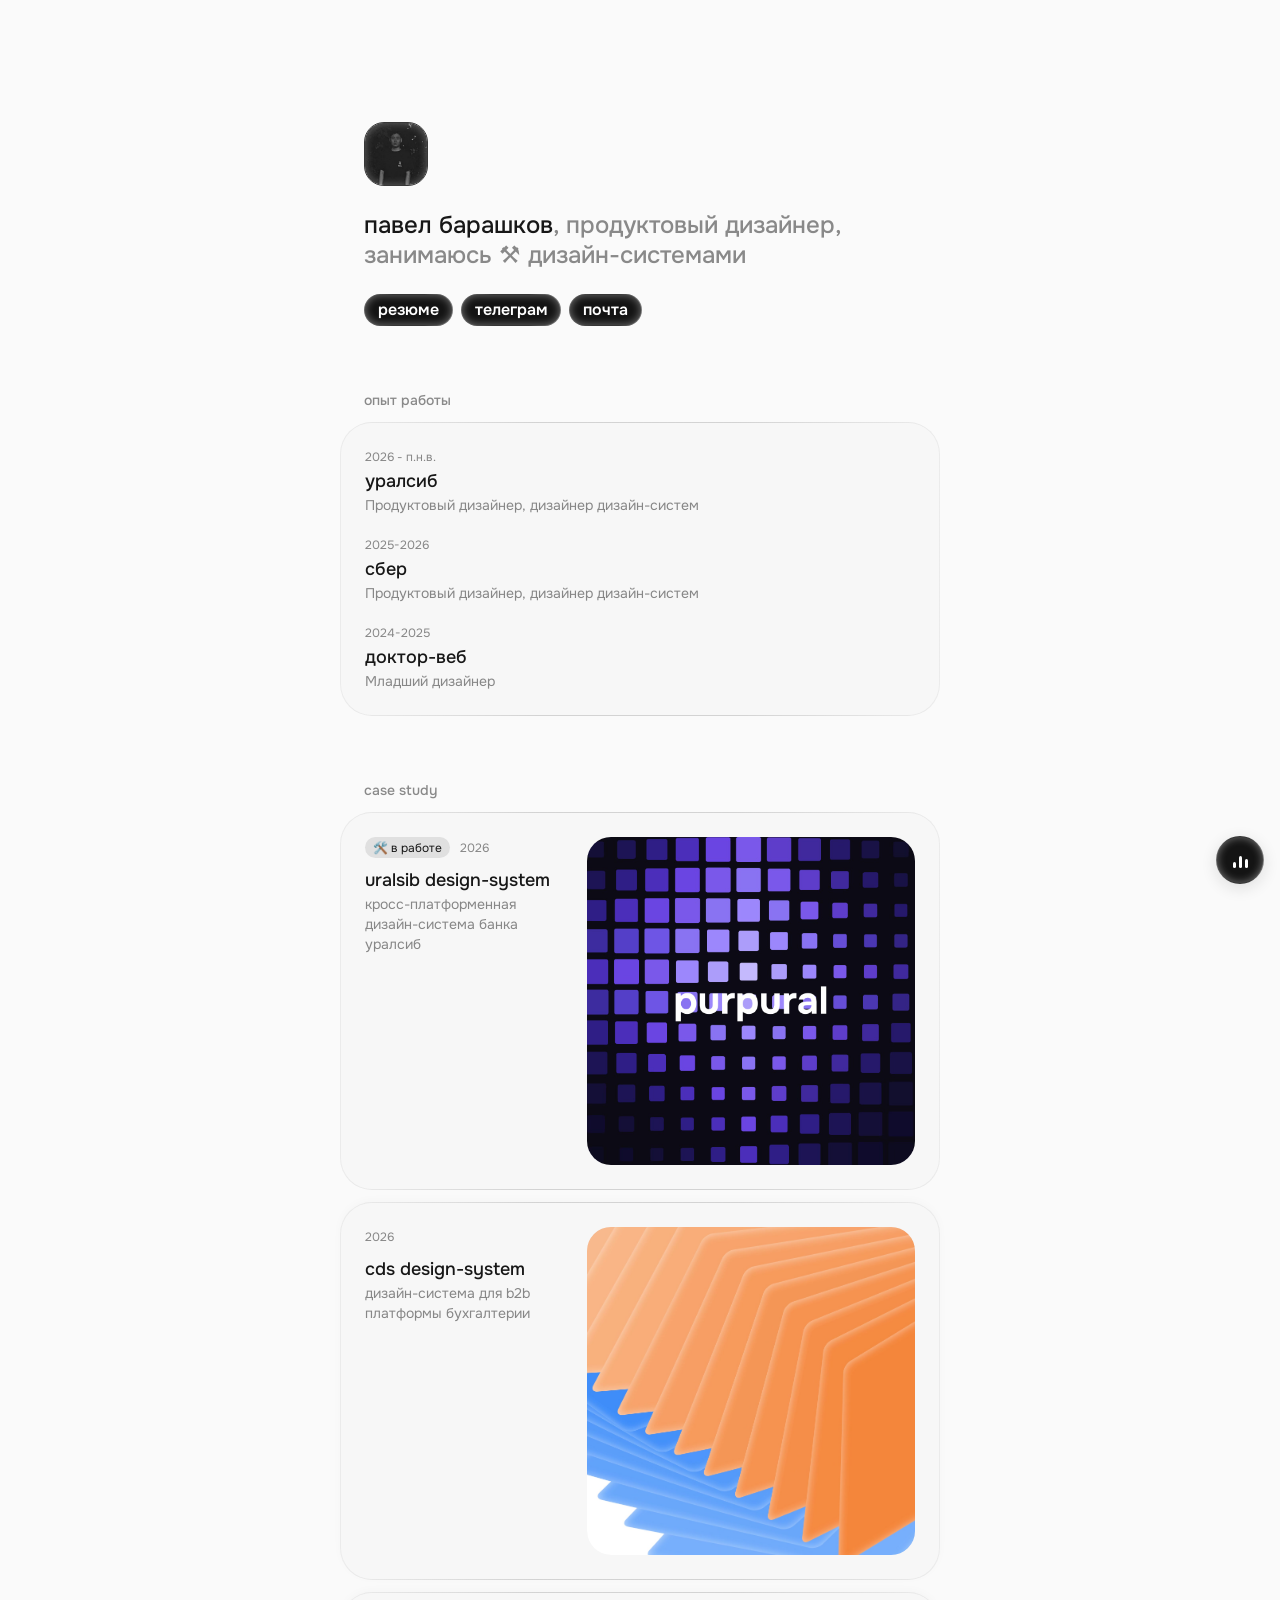
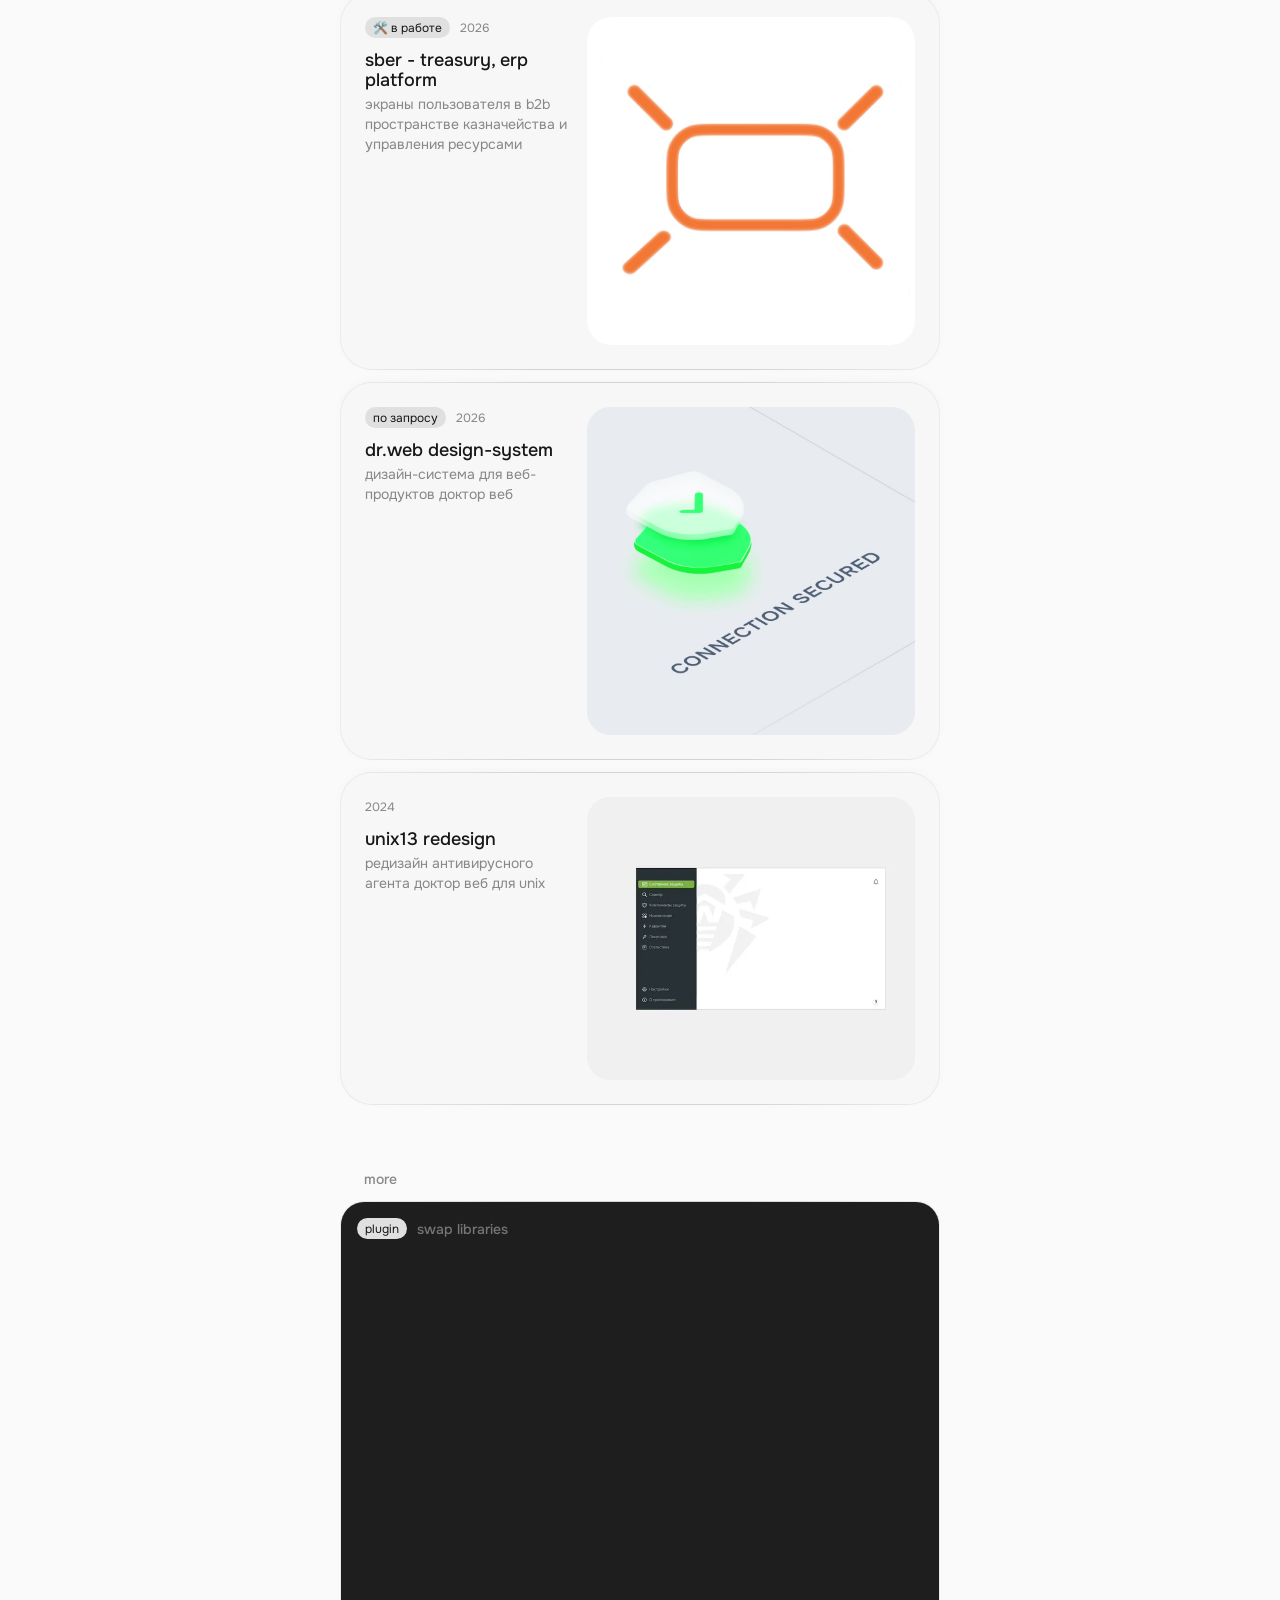
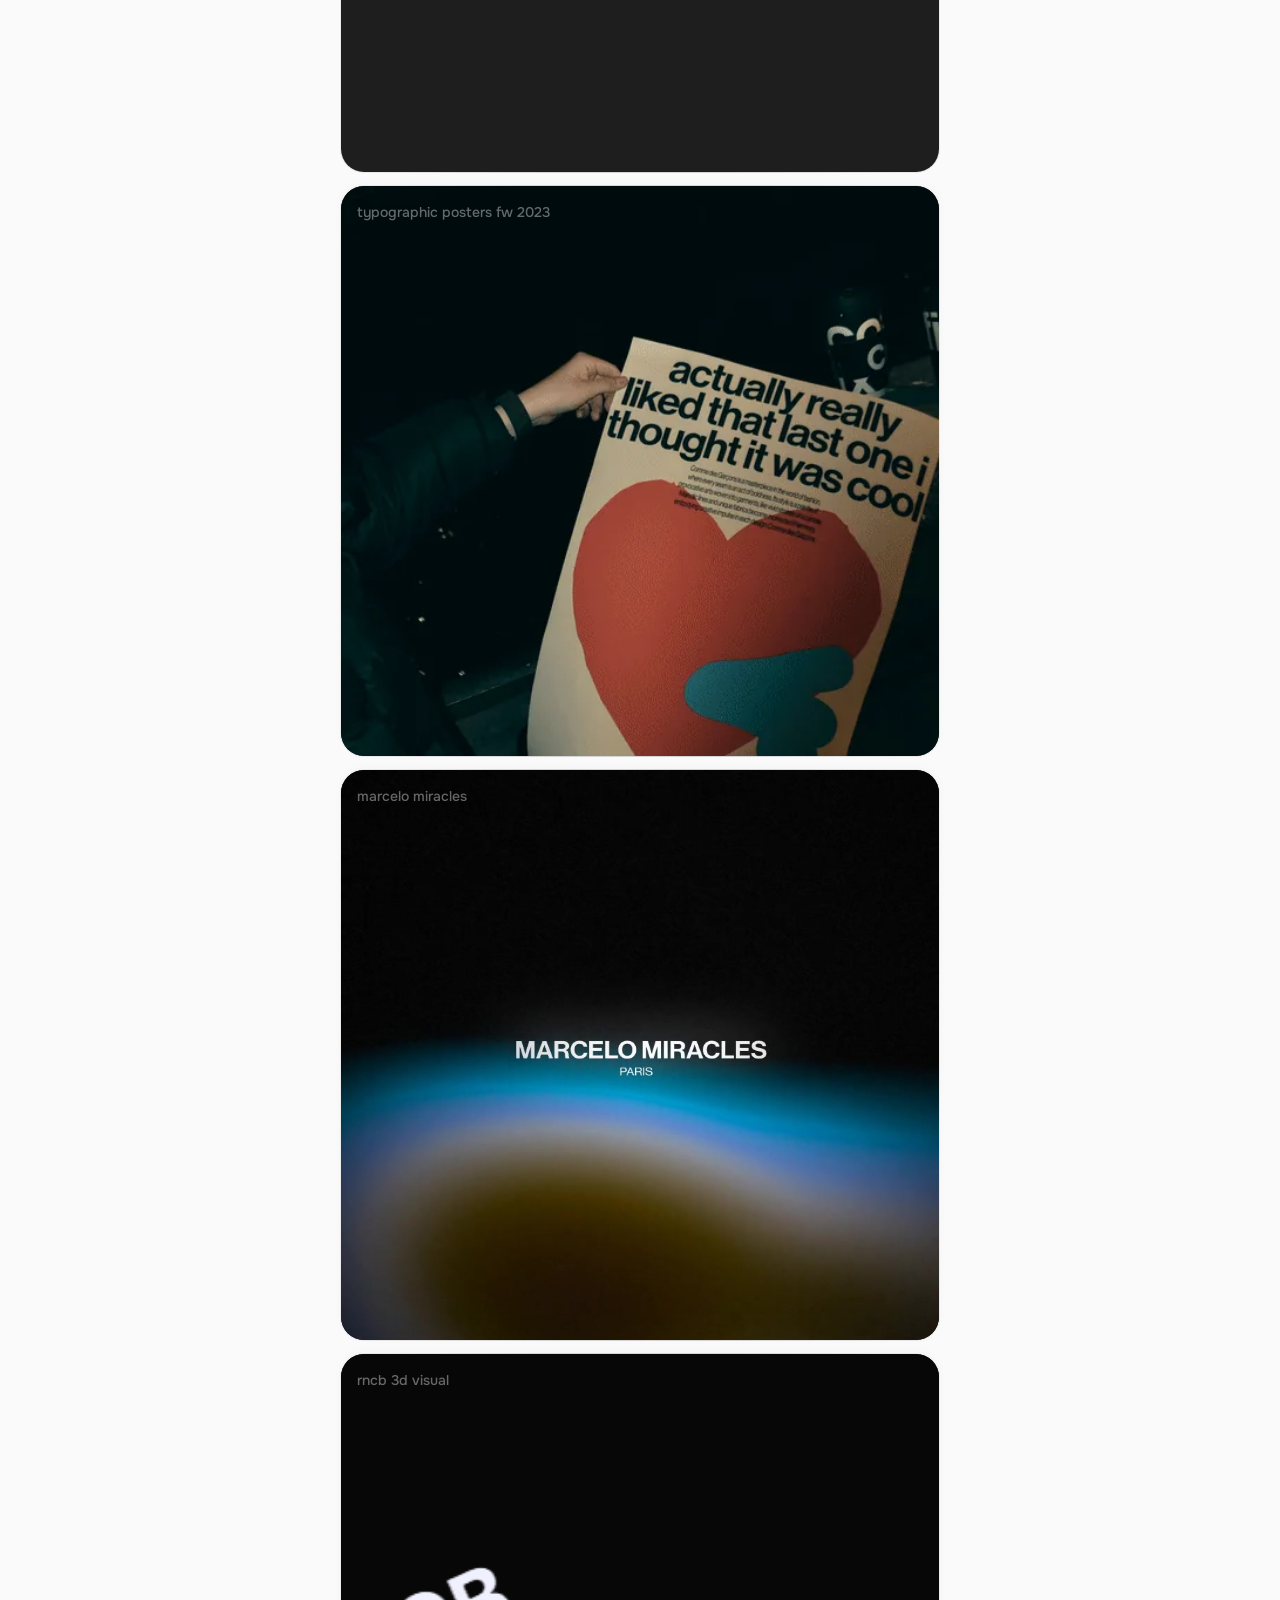
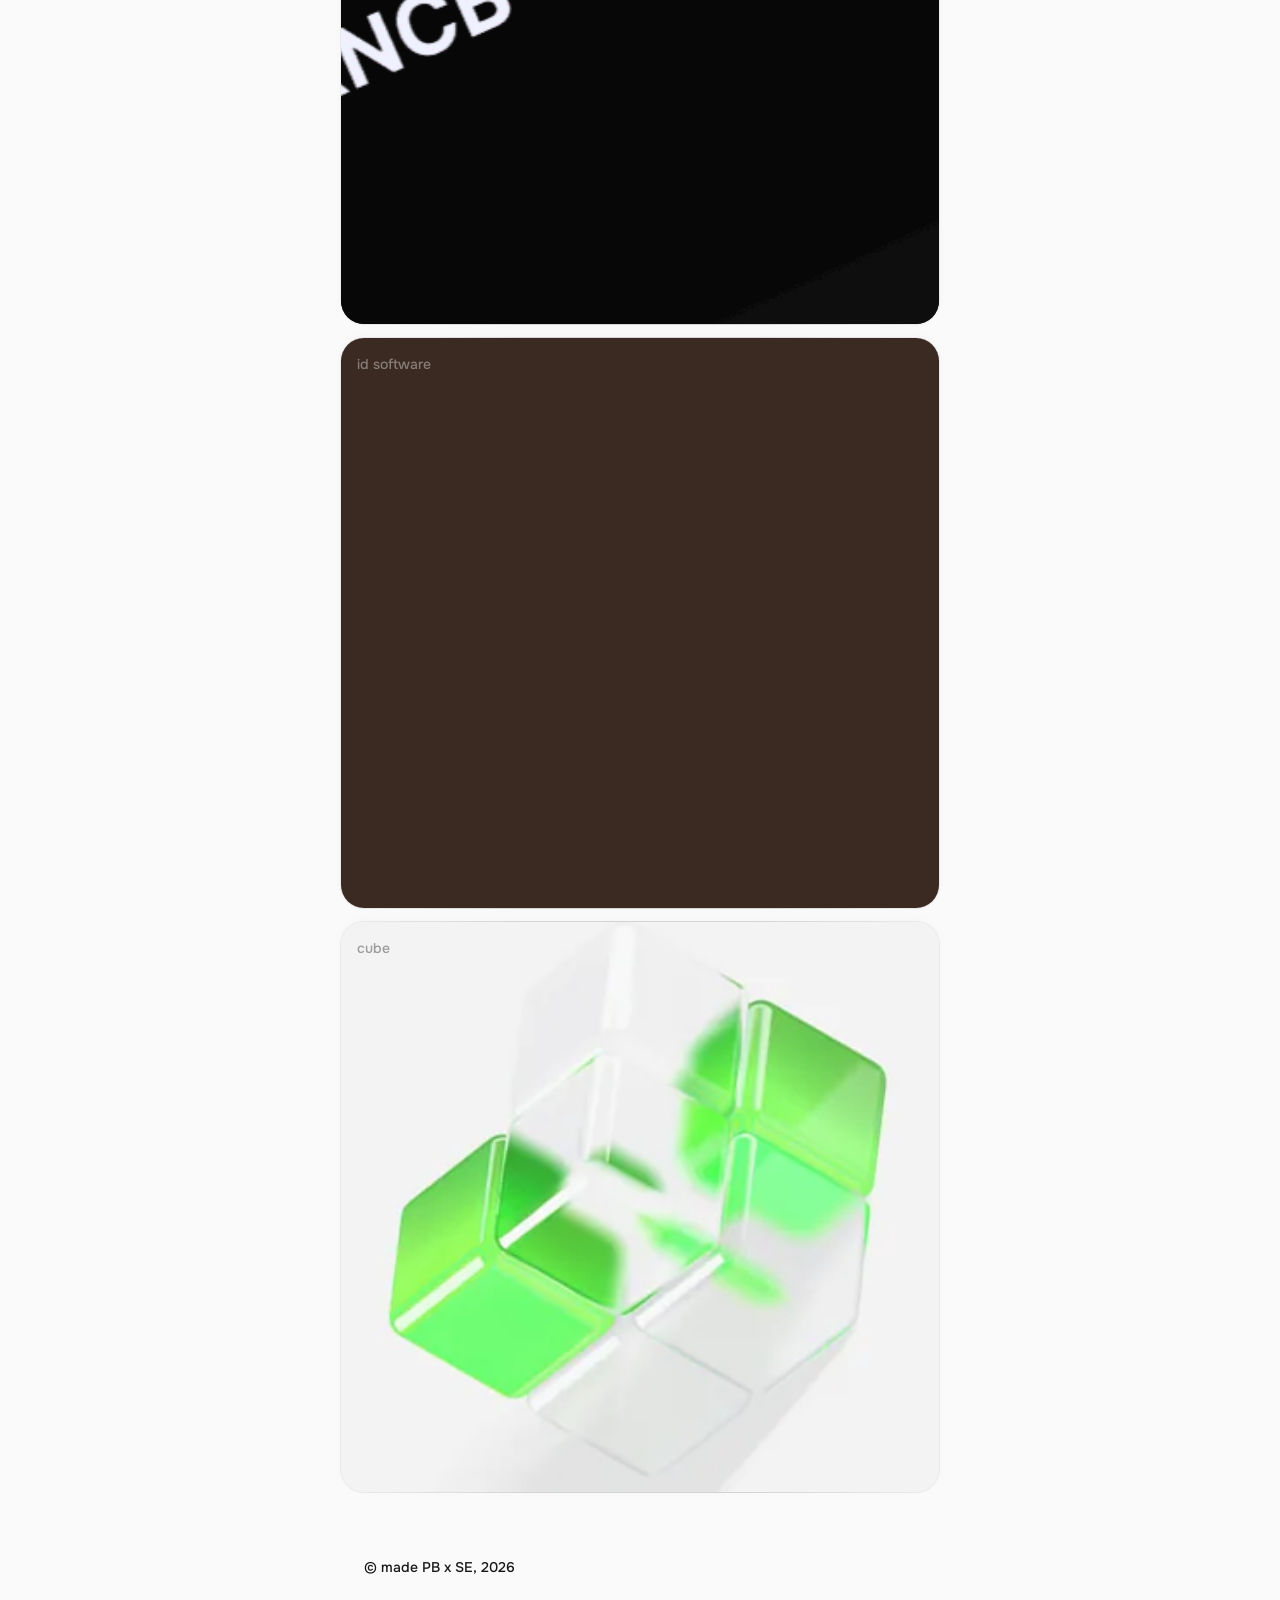
<file: case-uralsib.html>
<!doctype html>
<html lang="ru">
<head>
  <meta charset="utf-8">
  <meta name="viewport" content="width=device-width, initial-scale=1, viewport-fit=cover">
  <title>Дизайн-система Уралсиба — Павел Барашков</title>
  <!-- Кейс временно закрыт: перекидываем на главную. Чтобы открыть — удалить две строки ниже. -->
  <meta http-equiv="refresh" content="0; url=index.html">
  <meta name="robots" content="noindex">
  <link rel="preconnect" href="https://fonts.googleapis.com">
  <link rel="preconnect" href="https://fonts.gstatic.com" crossorigin>
  <link rel="stylesheet" href="https://fonts.googleapis.com/css2?family=Onest:wght@400;500;600&display=swap">
  <link rel="stylesheet" href="styles.css">
</head>
<body>
<main class="page">

  <header class="cs-head">
    <a class="back" href="index.html">← на главную</a>
    <h1>дизайн-система уралсиба</h1>
    <p class="cs-lead">тут текст про какое то ускорение в дизайн-системе по портфолио ;)</p>
  </header>

  <section class="cs-block">
    <h2>вводные</h2>
    <dl class="facts">
      <div class="fact"><dt>период</dt><dd>2026</dd></div>
      <div class="fact"><dt>роль в проекте</dt><dd>дизайнер дизайн-систем</dd></div>
      <div class="fact"><dt>технологии в проекте</dt><dd>figma, react, compose, swift, git, storybook, ml</dd></div>
    </dl>
  </section>

  <div class="cs-image"><img src="images/uralsib-hero.webp" alt="3D-логотип банка Уралсиб"></div>

  <section class="cs-block cs-block--after-img">
    <h2>работа в дизайн-системе</h2>
    <dl class="facts">
      <div class="fact"><dt>период</dt><dd>2026</dd></div>
      <div class="fact"><dt>роль в проекте</dt><dd>дизайнер дизайн-систем</dd></div>
      <div class="fact"><dt>технологии в проекте</dt><dd>figma, react, compose, swift, git, storybook, ml</dd></div>
    </dl>
  </section>

  <footer class="footer">© made PB x SE, 2026</footer>
</main>
</body>
</html>
</file>
<file: styles.css>
/* Портфолио Павла Барашкова — вёрстка по макету Figma.
   Десктоп: колонка 600px по центру. Мобильная (≤640px): отступ 8px снаружи, 16px внутри карточек. */

:root {
  --bg: #fafafa;
  --card: #f7f7f7;
  --text: #171717;
  --muted: rgba(23, 23, 23, 0.5);
  --chip: #e0e0e0;
  --btn: #141414;

  /* Градиентные обводки из Figma (0.5px, внутри).
     Карточки: #bdbdbd → #585858 → #585858 → #bdbdbd, прозрачность 24%. */
  --stroke-card: linear-gradient(90deg,
    rgba(189, 189, 189, 0.24) 0%,
    rgba(88, 88, 88, 0.24) 33%,
    rgba(88, 88, 88, 0.24) 66%,
    rgba(189, 189, 189, 0.24) 100%);
  /* Кнопки: #696969 → #363636 → #363636 → #828282 */
  --stroke-btn: linear-gradient(90deg,
    #696969 -0.6%,
    #363636 33%,
    #363636 67.7%,
    #828282 101.3%);
  --placeholder: #efefef;

  --font: "Onest", system-ui, -apple-system, "Segoe UI", Roboto, sans-serif;

  --col: 600px;
  --pad: 24px;      /* внутренний отступ колонки и карточек */
  --r-card: 32px;
  --r-img: 24px;
}

* { box-sizing: border-box; }

html { -webkit-text-size-adjust: 100%; }

body {
  margin: 0;
  background: var(--bg);
  color: var(--text);
  font-family: var(--font);
  font-size: 14px;
  line-height: 20px;
  -webkit-font-smoothing: antialiased;
}

a { color: inherit; text-decoration: none; }

img { display: block; max-width: 100%; }

.page {
  width: 100%;
  max-width: var(--col);
  margin: 0 auto;
}

/* ---------- Шапка ---------- */
.hero {
  min-height: 358px;
  display: flex;
  flex-direction: column;
  justify-content: flex-end;
  gap: 24px;
  padding: 121px var(--pad) 32px;
}

.hero__intro {
  display: flex;
  flex-direction: column;
  gap: 24px;
}

.avatar {
  position: relative;
  width: 64px;
  height: 64px;
  border-radius: 20px;
  border: 0.5px solid #383838;
  overflow: hidden;
  background: linear-gradient(160deg, #3a3a3a, #121212);
  cursor: pointer;
  transform-origin: 50% 100%; /* приседает и приземляется «на ноги» */
  -webkit-tap-highlight-color: transparent;
}
.avatar:focus-visible { outline: 2px solid var(--text); outline-offset: 3px; }
.avatar img { width: 100%; height: 100%; object-fit: cover; }
.avatar::after {
  content: "";
  position: absolute;
  inset: 0;
  border-radius: inherit;
  box-shadow: inset 0 0 8px rgba(255, 255, 255, 0.32);
  pointer-events: none;
}

.hero__title {
  margin: 0;
  font-size: 24px;
  line-height: 30.16px;
  font-weight: 500;
  color: var(--muted);
}
.hero__title b { font-weight: 500; color: var(--text); }
.nowrap { white-space: nowrap; }

.links {
  display: flex;
  flex-wrap: wrap;
  gap: 8px;
}

.btn {
  position: relative;
  display: inline-flex;
  align-items: center;
  justify-content: center;
  height: 32px;
  padding: 0 13px;
  border-radius: 999px;
  border: 0.5px solid transparent;
  background:
    linear-gradient(var(--btn-fill, var(--btn)), var(--btn-fill, var(--btn))) padding-box,
    var(--stroke-btn) border-box;
  color: #fff;
  font-size: 16px;
  font-weight: 600;
  letter-spacing: -0.0384px;
  white-space: nowrap;
  box-shadow: inset 0 0 8px rgba(255, 255, 255, 0.4);
  transition: background-color 0.15s ease;
}
.btn:hover { --btn-fill: #2a2a2a; }
.btn:focus-visible { outline: 2px solid var(--text); outline-offset: 2px; }

/* ---------- Секции ---------- */
.section {
  display: flex;
  flex-direction: column;
  gap: 12px;
  padding-block: 32px;
}

.section__label {
  margin: 0;
  padding-inline: var(--pad);
  font-size: 14px;
  font-weight: 500;
  color: var(--muted);
}

.card {
  border: 0.5px solid transparent;
  background:
    linear-gradient(var(--card-fill, var(--card)), var(--card-fill, var(--card))) padding-box,
    var(--stroke-card) border-box;
  border-radius: var(--r-card);
  padding: var(--pad);
}

/* ---------- Стопки (кейсы и more): карточки прилипают и наезжают друг на друга ---------- */
.stack > .card,
.stack > .shot {
  position: sticky;
  top: calc(24px + var(--i, 0) * 12px); /* каждая следующая чуть ниже — видны края предыдущих */
  transform-origin: 50% 0;
  will-change: transform, filter;
}
/* лёгкая тень сверху, чтобы край наезжающей карточки читался */
.stack > .card + .card,
.stack > .shot + .shot { box-shadow: 0 -2px 10px rgba(23, 23, 23, 0.025); }

/* ---------- Опыт работы ---------- */
.jobs {
  display: flex;
  flex-direction: column;
  gap: 20px;
}

.job { display: flex; flex-direction: column; gap: 4px; }
.job__date { font-size: 12px; color: var(--muted); }
.job__name { font-size: 18px; font-weight: 500; }
.job__role { font-size: 14px; color: var(--muted); }

/* ---------- Кейсы ---------- */
.case {
  display: flex;
  gap: 20px;
  align-items: flex-start;
}
a.case-card { display: block; }
a.case-card:hover { --card-fill: #f4f4f4; }
a.case-card:focus-visible { outline: 2px solid var(--text); outline-offset: 2px; }

.case__text {
  flex: 1 1 0;
  min-width: 0;
  display: flex;
  flex-direction: column;
  gap: 12px;
}

.case__meta { display: flex; align-items: center; gap: 10px; }

.chip {
  display: inline-flex;
  align-items: center;
  height: 21px;
  padding: 0 8px;
  border-radius: 999px;
  background: var(--chip);
  font-size: 12px;
  line-height: 16px;
  letter-spacing: -0.0288px;
  white-space: nowrap;
}

.case__year { font-size: 12px; color: var(--muted); }

/* тёмный тег-категория (как кнопки в шапке) */
.chip--dark {
  border: 0.5px solid transparent;
  background:
    linear-gradient(var(--btn), var(--btn)) padding-box,
    var(--stroke-btn) border-box;
  color: #fff;
  box-shadow: inset 0 0 6px rgba(255, 255, 255, 0.3);
}


.case__body { display: flex; flex-direction: column; gap: 4px; }
.case__title { margin: 0; font-size: 18px; font-weight: 500; }
.case__desc { margin: 0; font-size: 14px; color: var(--muted); }

.case__img {
  flex: 0 0 328px;
  width: 328px;
  height: var(--h, 328px);
  border-radius: var(--r-img);
  overflow: hidden;
  background: var(--placeholder);
}
.case__img img,
.case__img video { display: block; width: 100%; height: 100%; object-fit: cover; }

/* ---------- Визуальные работы (more) ---------- */
.shot {
  position: relative;
  aspect-ratio: 344 / 328; /* пропорции карточки из мобильного макета */
  padding: 16px;
  border-radius: var(--r-img);
  border: 0.5px solid transparent;
  overflow: hidden;
  background:
    linear-gradient(var(--tone, #1c1c1c), var(--tone, #1c1c1c)) padding-box,
    var(--stroke-card) border-box;
}
.shot img,
.shot video {
  position: absolute;
  inset: 0;
  width: 100%;
  height: 100%;
  object-fit: cover;
}
/* rncb: оригинальный GIF без пережатия, кадрирование как в Figma
   (картинка 1882×1058 в карточке 344×328, сдвиг −763.5 / −420.5) */
.shot--rncb img {
  inset: auto;
  left: -221.95%;
  top: -128.2%;
  width: 547.09%;
  height: 322.56%;
  max-width: none;
  object-fit: fill;
}

.shot__title {
  position: relative;
  margin: 0;
  font-size: 14px;
  font-weight: 500;
  color: rgba(250, 250, 250, 0.4);
}
.shot--light .shot__title { color: rgba(23, 23, 23, 0.4); }

/* тег + название поверх картинки (как бейдж «в работе» у кейсов) */
.shot__meta {
  position: relative;
  display: flex;
  align-items: center;
  gap: 10px;
}

/* ---------- Футер ---------- */
.footer {
  padding: 32px var(--pad);
  font-size: 14px;
  font-weight: 500;
}

/* ---------- Страница кейса ---------- */
.back {
  display: inline-flex;
  align-self: flex-start;
  font-size: 14px;
  font-weight: 500;
  color: var(--muted);
  transition: color 0.15s ease;
}
.back:hover { color: var(--text); }

.cs-head {
  display: flex;
  flex-direction: column;
  gap: 24px;
  padding: 120px var(--pad) 24px;
}
.cs-head h1 {
  margin: 0;
  font-size: 28px;
  line-height: 30.16px;
  font-weight: 500;
  text-wrap: balance;
}
.cs-lead {
  margin: 0;
  font-size: 20px;
  line-height: 30.16px;
}

.cs-block {
  display: flex;
  flex-direction: column;
  gap: 24px;
  padding: 0 var(--pad) 32px;
}
.cs-block--after-img { padding-top: 24px; }
.cs-block h2 {
  margin: 0;
  font-size: 20px;
  line-height: 30.16px;
  font-weight: 500;
}

.facts { margin: 0; display: flex; flex-direction: column; gap: 16px; }
.fact { display: flex; flex-direction: column; gap: 4px; }
.fact dt { font-size: 14px; font-weight: 500; color: var(--muted); }
.fact dd { margin: 0; font-size: 18px; font-weight: 500; }

.cs-image {
  width: 100%;
  aspect-ratio: 1 / 1;
  border-radius: var(--r-img);
  overflow: hidden;
  background: var(--placeholder);
}
.cs-image img { width: 100%; height: 100%; object-fit: cover; }

/* ---------- Длинный кейс: текст, картинки, подписи, ссылка ---------- */
.cs-block h3 {
  margin: 0;
  font-size: 18px;
  line-height: 24px;
  font-weight: 500;
}
.cs-text {
  display: flex;
  flex-direction: column;
  gap: 12px;
  font-size: 16px;
  line-height: 24px;
}
.cs-text p { margin: 0; }
.cs-text b { font-weight: 500; }
.cs-text code {
  font-family: ui-monospace, "SF Mono", Menlo, Consolas, monospace;
  font-size: 0.875em;
  padding: 1px 6px;
  border-radius: 6px;
  background: var(--chip);
  word-break: break-word;
}
.cs-text ul {
  margin: 0;
  padding: 0;
  list-style: none;
  display: flex;
  flex-direction: column;
  gap: 8px;
}
.cs-text ul > li {
  position: relative;
  padding-left: 20px;
}
.cs-text ul > li::before {
  content: "";
  position: absolute;
  left: 4px;
  top: 10px;
  width: 5px;
  height: 5px;
  border-radius: 50%;
  background: var(--muted);
}

.cs-text ol {
  margin: 0;
  padding-left: 24px;
  display: flex;
  flex-direction: column;
  gap: 8px;
}
.cs-text ol li::marker { color: var(--muted); font-variant-numeric: tabular-nums; }

/* термины внутри списка (Fix / Minor / Major / Rebuild) */
.cs-terms { margin: 8px 0 0; display: flex; flex-direction: column; gap: 4px; }
.cs-terms div { display: flex; gap: 8px; flex-wrap: wrap; }
.cs-terms dt { font-weight: 500; min-width: 64px; }
.cs-terms dd { margin: 0; color: var(--muted); }

/* краткая сводка и итоги — карточки */
.cs-summary,
.cs-results {
  display: grid;
  grid-template-columns: 1fr;
  gap: 12px;
}
.cs-summary > .cs-text,
.cs-result {
  min-width: 0;
  padding: 20px;
  border-radius: 20px;
  border: 0.5px solid transparent;
  background:
    linear-gradient(var(--card), var(--card)) padding-box,
    var(--stroke-card) border-box;
}
.cs-results { grid-template-columns: repeat(auto-fit, minmax(220px, 1fr)); }
.cs-result { display: flex; flex-direction: column; gap: 12px; }
.cs-result dl { margin: 0; display: flex; flex-direction: column; gap: 8px; }
.cs-result dt { font-size: 14px; font-weight: 500; color: var(--muted); }
.cs-result dd { margin: 0; font-size: 16px; line-height: 24px; }

/* таблица принципов */
.cs-table-wrap { overflow-x: auto; }
.cs-table {
  width: 100%;
  border-collapse: collapse;
  font-size: 15px;
  line-height: 22px;
}
.cs-table caption {
  caption-side: bottom;
  text-align: left;
  padding-top: 8px;
  font-size: 14px;
  color: var(--muted);
}
.cs-table th,
.cs-table td {
  padding: 12px 0;
  border-top: 0.5px solid var(--card-line, #d6d6d6);
  text-align: left;
  vertical-align: top;
}
.cs-table th {
  width: 88px;
  padding-right: 16px;
  font-weight: 500;
  white-space: nowrap;
  font-variant-numeric: tabular-nums;
}

.cs-figure {
  margin: 0;
  display: flex;
  flex-direction: column;
  gap: 8px;
}
.cs-figure img,
.cs-figure video {
  display: block;
  width: 100%;
  height: auto;
  border-radius: var(--r-img);
  background: var(--placeholder);
}
.cs-figure figcaption {
  padding-inline: var(--pad);
  font-size: 14px;
  line-height: 20px;
  color: var(--muted);
}
.cs-gallery {
  display: flex;
  flex-direction: column;
  gap: 12px;
  padding-bottom: 32px;
}

.cs-link {
  display: flex;
  flex-direction: column;
  gap: 4px;
  padding: 16px 20px;
  border-radius: 20px;
  border: 0.5px solid transparent;
  background:
    linear-gradient(var(--card-fill, var(--card)), var(--card-fill, var(--card))) padding-box,
    var(--stroke-card) border-box;
}
.cs-link:hover { --card-fill: #f4f4f4; }
.cs-link:focus-visible { outline: 2px solid var(--text); outline-offset: 2px; }
.cs-link__title { font-size: 16px; font-weight: 500; }
.cs-link__desc { font-size: 14px; line-height: 20px; color: var(--muted); }
.cs-link__url { font-size: 12px; color: var(--muted); }

/* ---------- Мобильная версия ---------- */
@media (max-width: 640px) {
  :root {
    --pad: 16px;
    --r-card: 24px;
  }

  .page {
    padding-left: max(8px, env(safe-area-inset-left, 0px));
    padding-right: max(8px, env(safe-area-inset-right, 0px));
  }

  .hero { padding-top: 62px; }

  .case { flex-direction: column; gap: 20px; }
  .case__img {
    flex: none;
    width: 100%;
    height: auto;
    aspect-ratio: 311 / 295;
  }

  .cs-head { padding-top: 62px; }
  .cs-head h1 { font-size: 24px; }
  .cs-lead { font-size: 18px; line-height: 26px; }
}

/* ---------- Музыкальный плеер ---------- */
.player {
  position: fixed;
  right: max(16px, env(safe-area-inset-right, 0px));
  bottom: max(16px, env(safe-area-inset-bottom, 0px));
  z-index: 50;
  display: flex;
  flex-direction: column;
  align-items: flex-end;
  gap: 8px;
}

.player__toggle {
  width: 48px;
  height: 48px;
  padding: 0;
  border-radius: 999px;
  border: 0.5px solid transparent;
  background:
    linear-gradient(var(--btn), var(--btn)) padding-box,
    var(--stroke-btn) border-box;
  box-shadow: inset 0 0 8px rgba(255, 255, 255, 0.4), 0 4px 16px rgba(23, 23, 23, 0.12);
  cursor: pointer;
  display: grid;
  place-items: center;
}
.player__toggle:focus-visible { outline: 2px solid var(--text); outline-offset: 3px; }

/* три полоски эквалайзера; «пляшут», когда плеер открыт */
.eq { display: flex; align-items: flex-end; gap: 3px; height: 16px; }
.eq i { width: 3px; height: 6px; border-radius: 2px; background: #fff; }
.eq i:nth-child(2) { height: 12px; }
.eq i:nth-child(3) { height: 9px; }
.player__toggle.is-open .eq i { animation: eq 0.9s ease-in-out infinite alternate; }
.player__toggle.is-open .eq i:nth-child(2) { animation-delay: -0.3s; }
.player__toggle.is-open .eq i:nth-child(3) { animation-delay: -0.6s; }
@keyframes eq { from { height: 4px; } to { height: 16px; } }

.player__panel {
  width: min(320px, calc(100vw - 32px));
  padding: 12px;
  border-radius: 24px;
  border: 0.5px solid transparent;
  background:
    linear-gradient(var(--card), var(--card)) padding-box,
    var(--stroke-card) border-box;
  box-shadow: 0 8px 32px rgba(23, 23, 23, 0.1);
  transform-origin: 100% 100%;
  transition: opacity 0.2s ease, transform 0.2s ease;
}
.player__panel.is-collapsed {
  opacity: 0;
  transform: translateY(8px) scale(0.96);
  pointer-events: none;
}
.player__label {
  margin: 0 4px 8px;
  font-size: 12px;
  color: var(--muted);
}
.player__frame {
  display: block;
  width: 100%;
  height: 180px;
  border: 0;
  border-radius: 16px;
  background: #fff;
}

@media (prefers-reduced-motion: reduce) {
  * { transition: none !important; }
}
</file>
